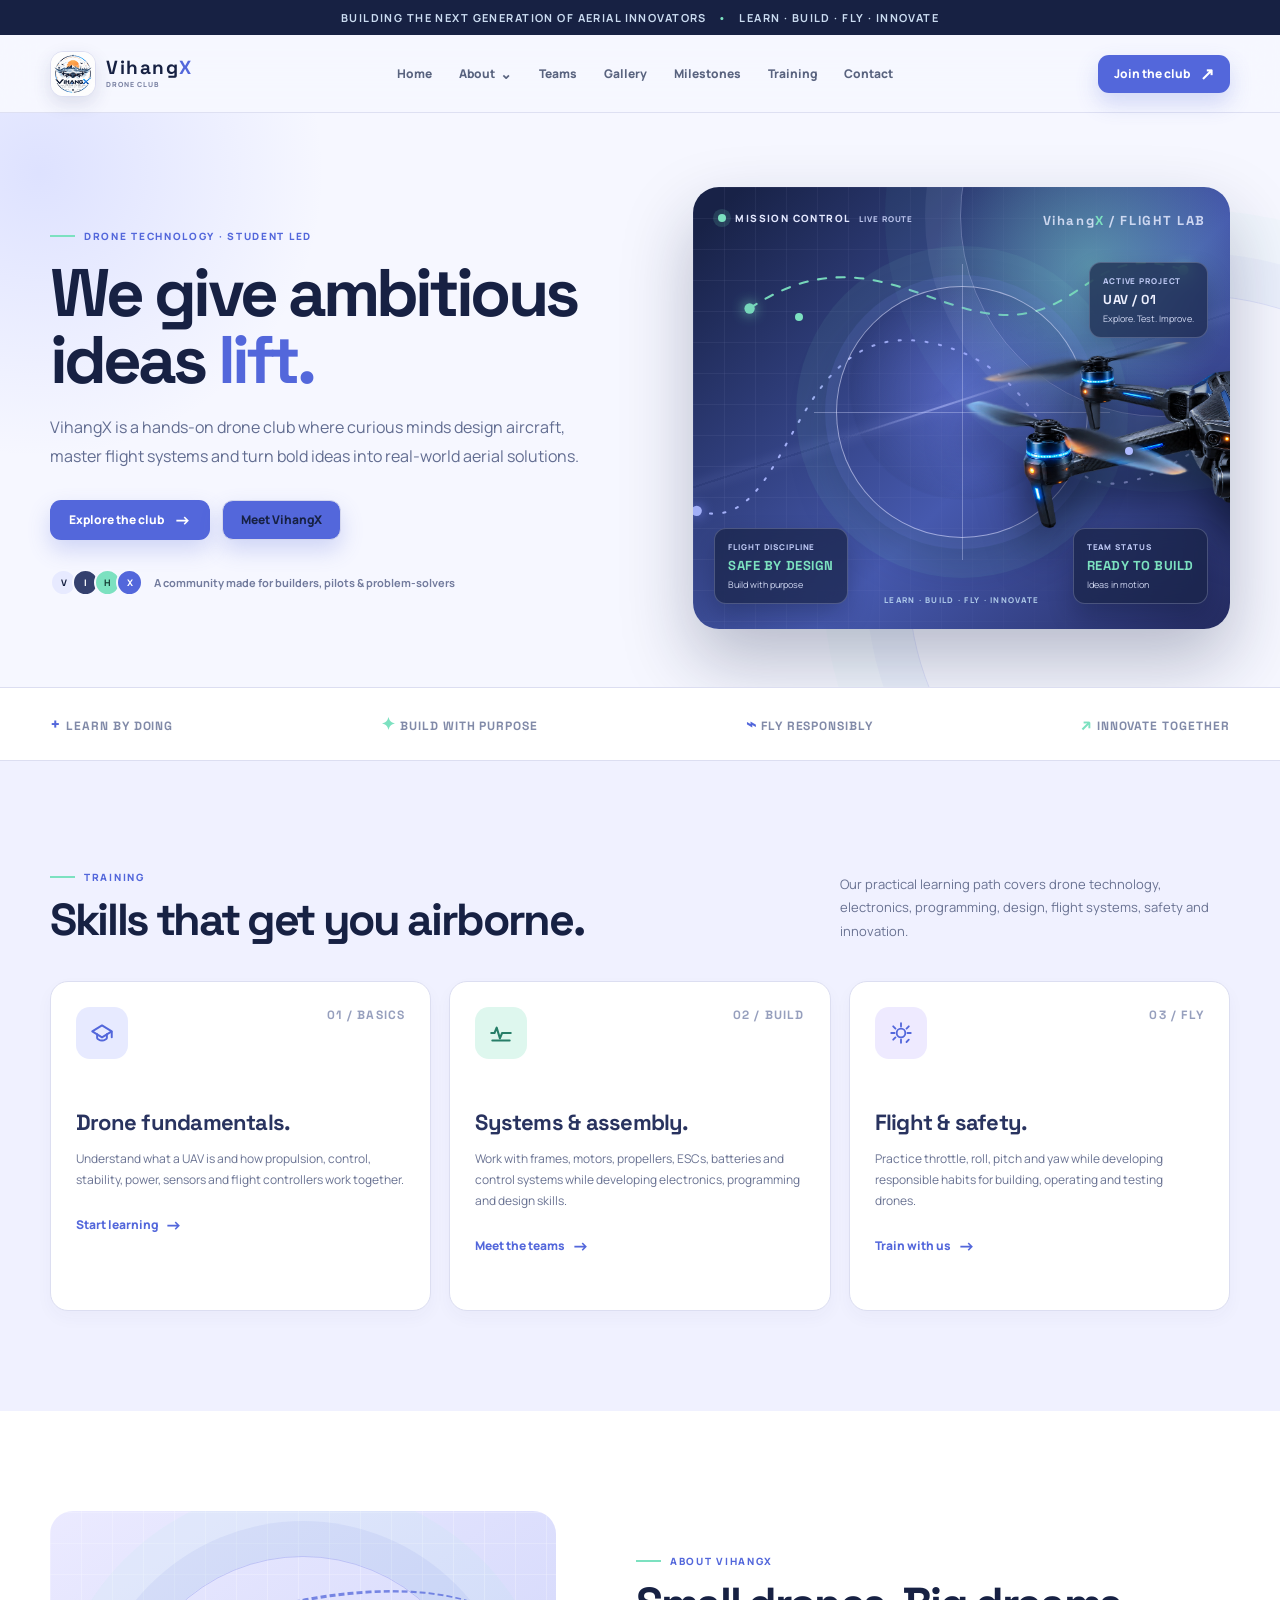
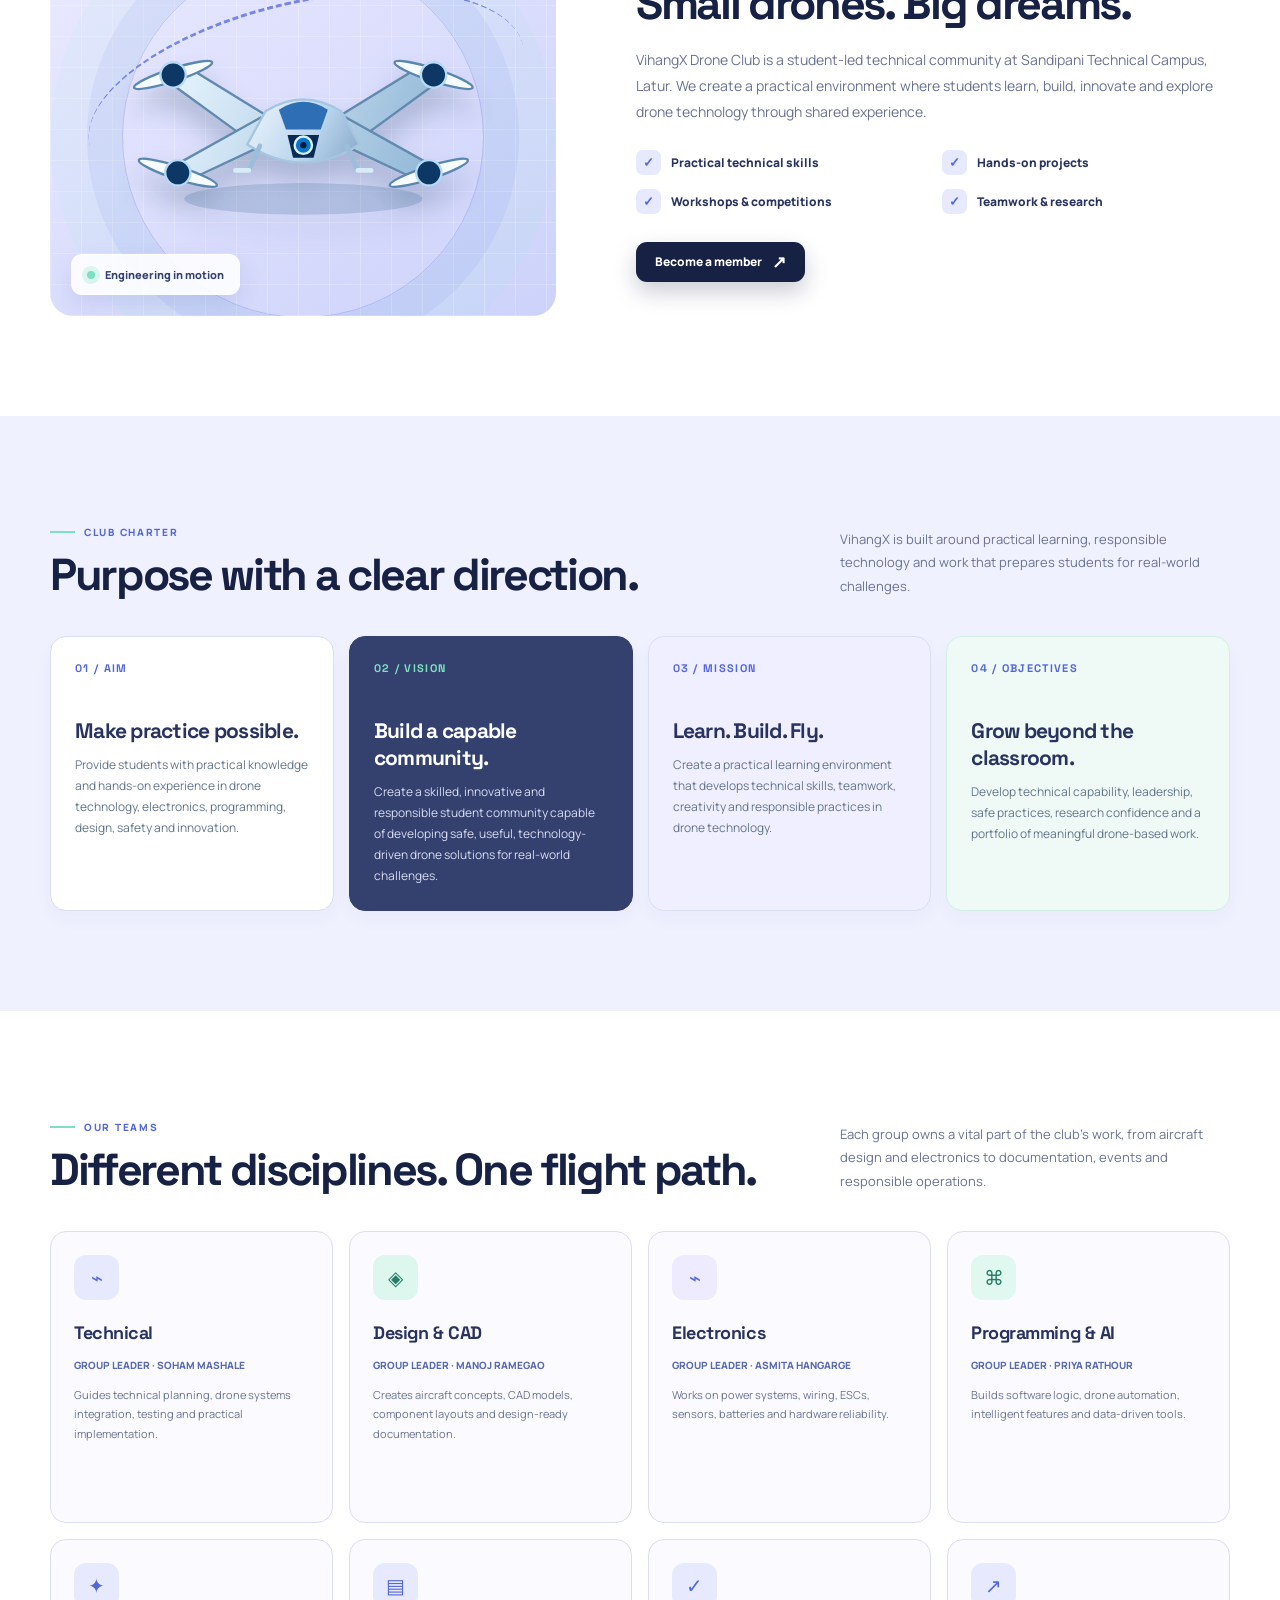
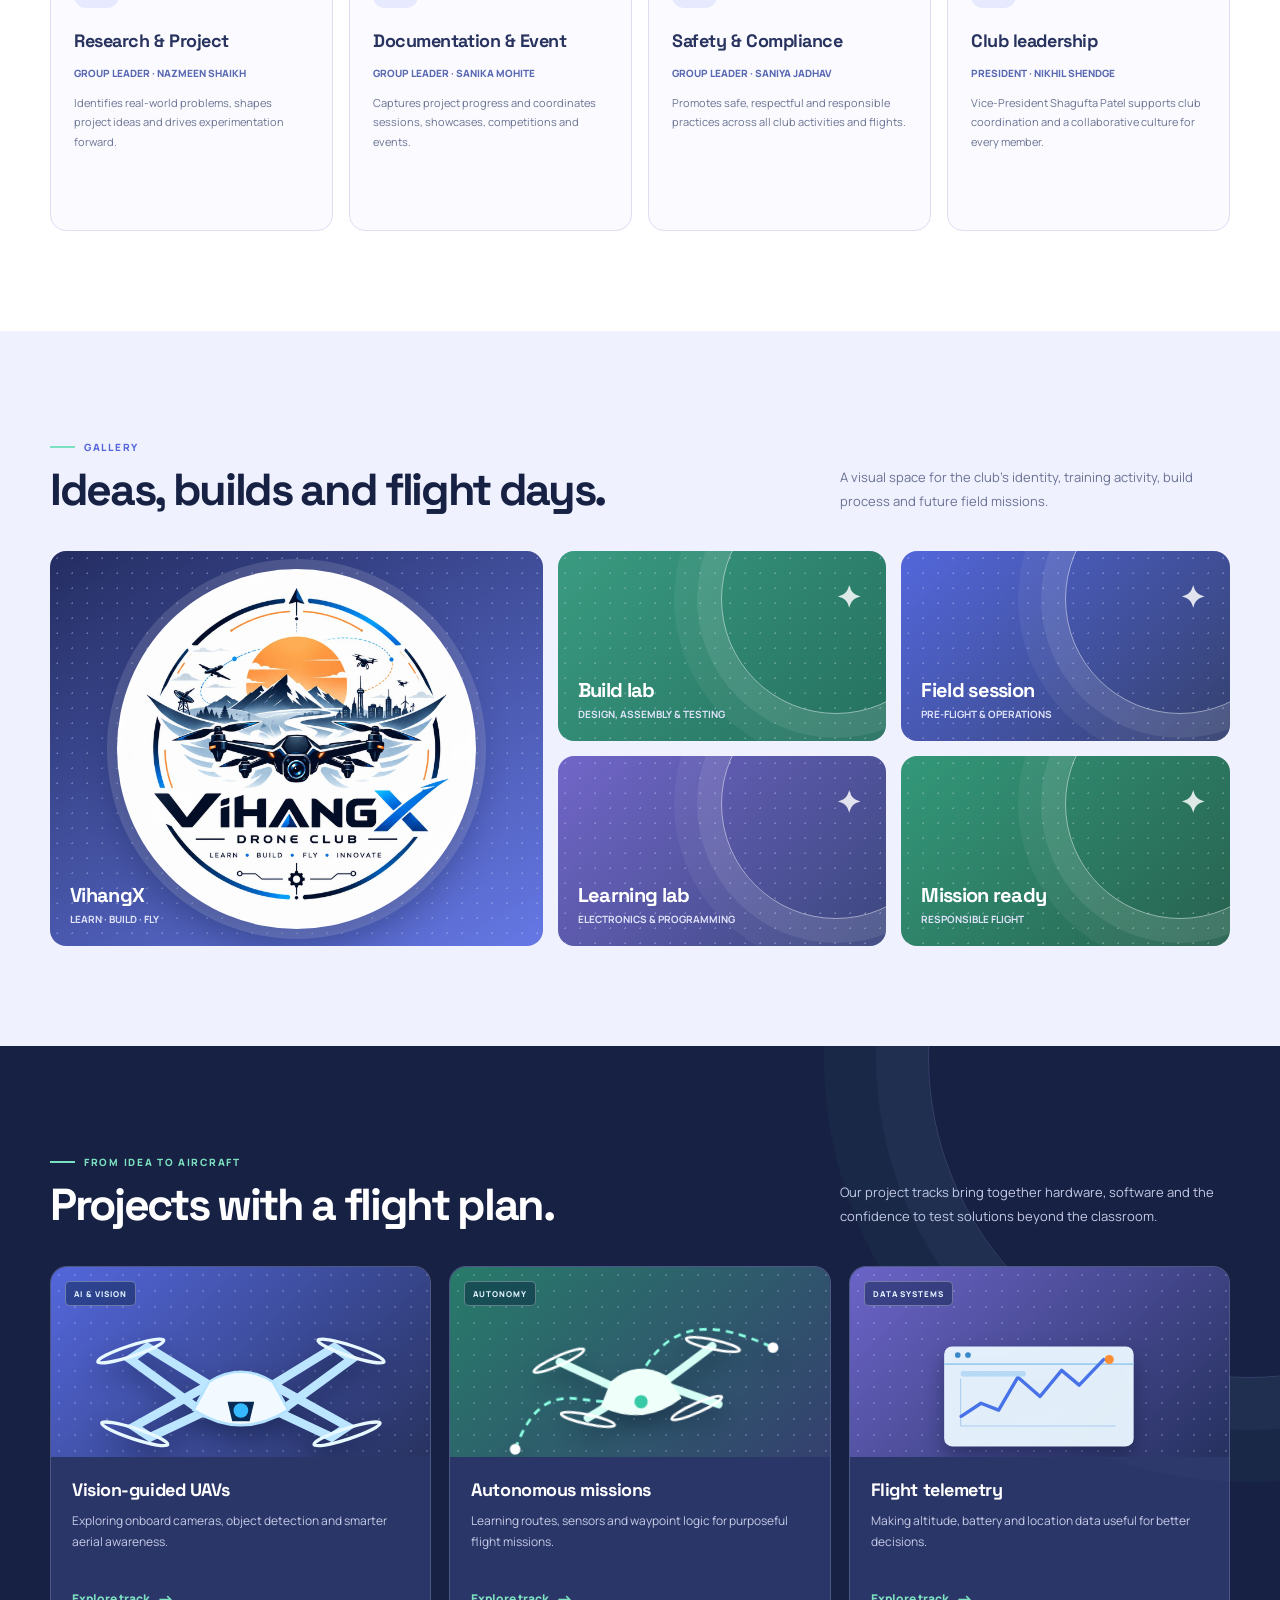
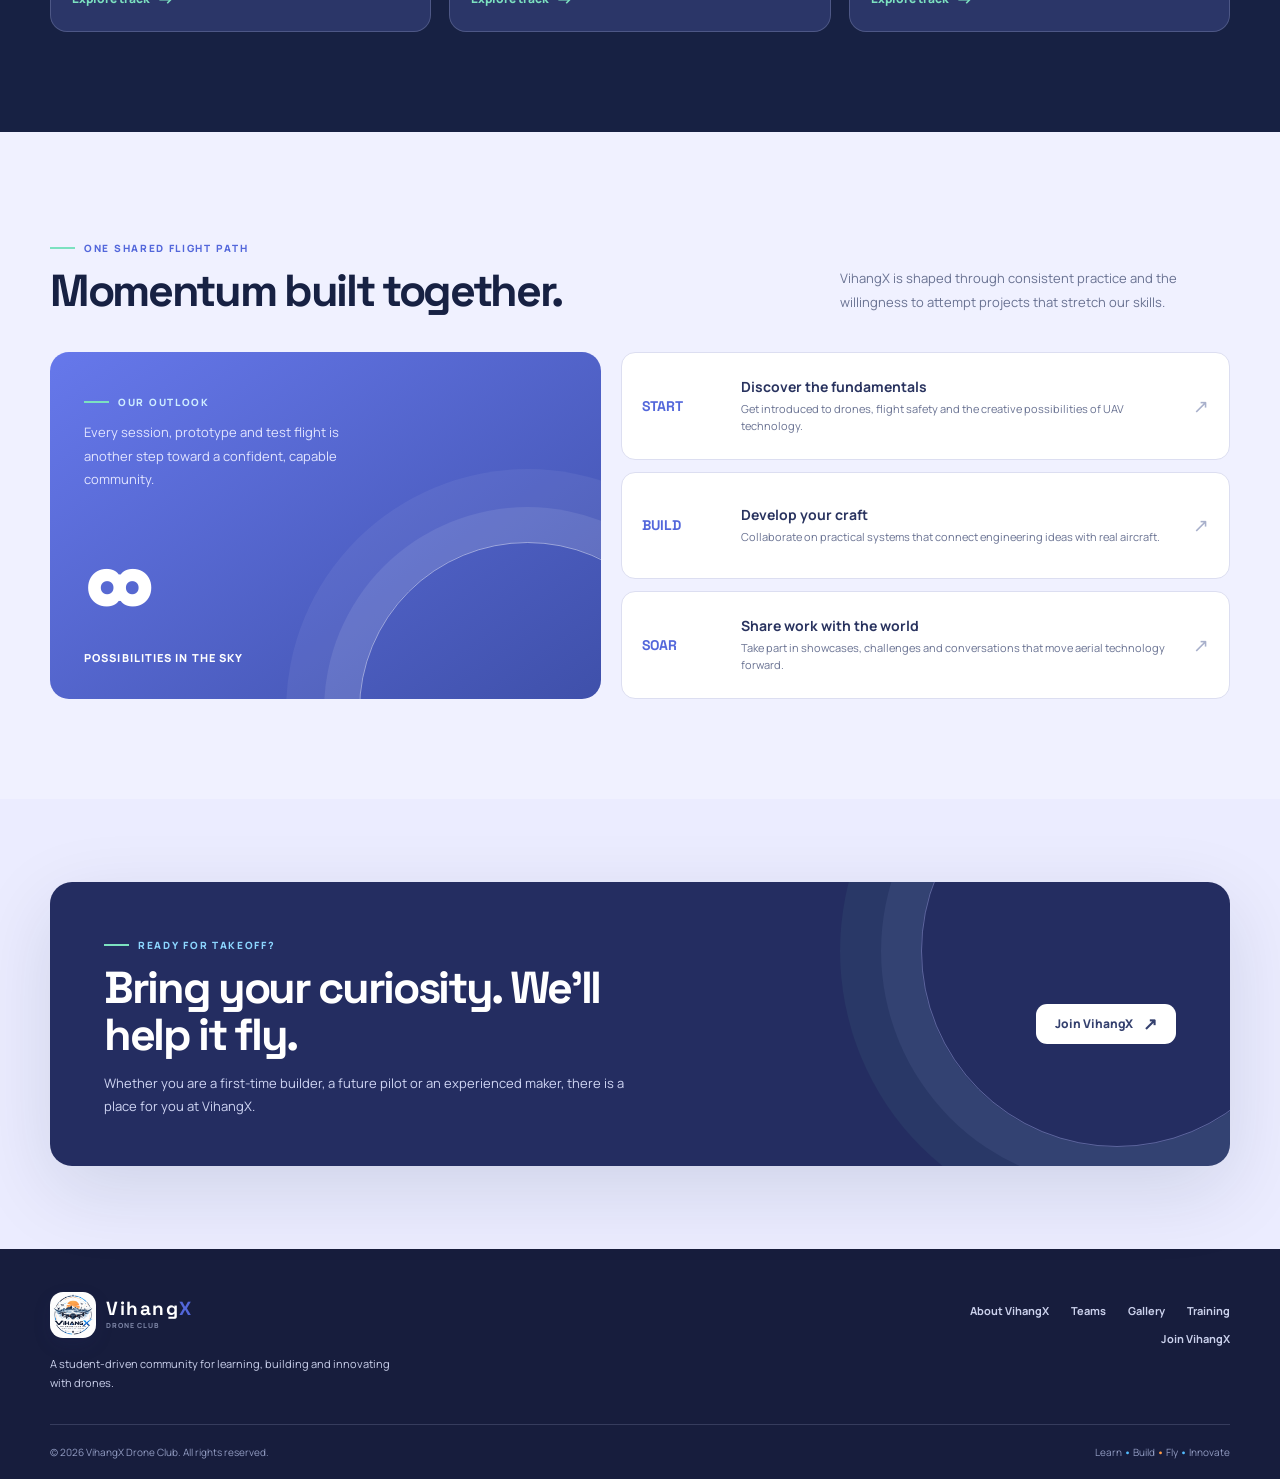
<file: index.html>
<!doctype html>
<html lang="en">
  <head>
    <meta charset="UTF-8" />
    <meta name="viewport" content="width=device-width, initial-scale=1.0" />
    <meta name="google-site-verification" content="e5MpC37d2uv61e0f96BQwXWlDjIh4Vh9hN7yfPna_c0" />
    <meta name="google-site-verification" content="06bKhhPWsnLbFrqgzeln_AV5xqYNhgOma2AlE2-gQBg" />
    <meta
      name="description"
      content="VihangX Drone Club — a student community for building, flying and innovating with unmanned aircraft systems."
    />
    <title>VihangX Drone Club | Learn. Build. Fly.</title>
    <link rel="preconnect" href="https://fonts.googleapis.com" />
    <link rel="preconnect" href="https://fonts.gstatic.com" crossorigin />
    <link href="https://fonts.googleapis.com/css2?family=Manrope:wght@400;500;600;700;800&family=Space+Grotesk:wght@400;500;600;700&display=swap" rel="stylesheet" />
    <style>
      :root {
        --ink: #172143;
        --ink-2: #34406e;
        --blue: #5367db;
        --blue-bright: #7c8dff;
        --sky: #e7eaff;
        --orange: #7ce1c0;
        --orange-soft: #def7ee;
        --paper: #f6f7ff;
        --white: #ffffff;
        --line: #dcdef1;
        --muted: #697292;
        --green: #7ce1c0;
        --radius: 18px;
        --shadow: 0 24px 80px rgba(5, 31, 68, 0.12);
      }

      * { box-sizing: border-box; }
      html { scroll-behavior: smooth; }
      body {
        margin: 0;
        color: var(--ink);
        background: var(--paper);
        font-family: "Manrope", Arial, sans-serif;
        overflow-x: hidden;
      }
      a { color: inherit; text-decoration: none; }
      button, input, textarea { font: inherit; }
      button { cursor: pointer; }
      .wrap { width: min(1180px, calc(100% - 48px)); margin: 0 auto; }
      .sr-only { position: absolute; width: 1px; height: 1px; overflow: hidden; clip: rect(0, 0, 0, 0); white-space: nowrap; }

      .announcement {
        background: var(--ink);
        color: #cbdcf1;
        font-size: 11px;
        font-weight: 700;
        letter-spacing: 0.13em;
        text-align: center;
        text-transform: uppercase;
        padding: 10px 16px;
      }
      .announcement span { color: var(--orange); margin: 0 8px; }

      header {
        height: 78px;
        display: flex;
        align-items: center;
        position: sticky;
        top: 0;
        z-index: 20;
        background: rgba(246, 249, 252, 0.86);
        backdrop-filter: blur(18px);
        border-bottom: 1px solid rgba(220, 230, 241, 0.8);
      }
      .nav { display: flex; align-items: center; justify-content: space-between; gap: 28px; }
      .brand { display: flex; align-items: center; min-width: max-content; gap: 10px; }
      .brand-logo {
        width: 46px;
        height: 46px;
        border-radius: 13px;
        background: white;
        object-fit: cover;
        box-shadow: 0 7px 18px rgba(12, 37, 74, 0.13);
        border: 1px solid #e2eaf4;
      }
      .brand-title {
        color: var(--ink);
        font-family: "Space Grotesk", sans-serif;
        font-size: 19px;
        font-weight: 700;
        letter-spacing: 0.08em;
        line-height: 0.9;
      }
      .brand-title b { color: var(--blue); }
      .brand-title small { display: block; margin-top: 6px; color: #789; font-family: "Manrope", sans-serif; font-size: 7px; font-weight: 800; letter-spacing: 0.15em; }
      .links { display: flex; align-items: center; gap: 27px; color: #466079; font-size: 12px; font-weight: 800; }
      .links a { transition: color .2s ease; }
      .links a:hover, .links a:focus { color: var(--blue); }
      .nav-dropdown { position: relative; }
      .nav-dropdown > button { display: inline-flex; align-items: center; gap: 5px; border: 0; padding: 0; color: #466079; background: transparent; font: inherit; font-size: 12px; font-weight: 800; }
      .nav-dropdown > button:hover, .nav-dropdown > button:focus { color: var(--blue); }
      .nav-dropdown > button span { font-size: 14px; transition: transform .2s ease; }
      .nav-dropdown.open > button span { transform: rotate(180deg); }
      .about-menu { position: absolute; top: calc(100% + 18px); left: -17px; display: grid; min-width: 202px; padding: 8px; border: 1px solid #dbe6f1; border-radius: 12px; background: rgba(255, 255, 255, .98); box-shadow: 0 17px 36px rgba(3, 27, 62, .15); opacity: 0; pointer-events: none; transform: translateY(-5px); transition: opacity .16s ease, transform .16s ease; }
      .nav-dropdown.open .about-menu { opacity: 1; pointer-events: auto; transform: translateY(0); }
      .about-menu a { padding: 9px 10px; border-radius: 7px; font-size: 11px; }
      .about-menu a:hover, .about-menu a:focus { color: var(--blue); background: #edf7ff; }
      .button {
        display: inline-flex;
        align-items: center;
        justify-content: center;
        gap: 10px;
        border: 1px solid transparent;
        border-radius: 11px;
        padding: 13px 18px;
        color: white;
        background: var(--blue);
        box-shadow: 0 10px 22px rgba(8, 126, 237, 0.23);
        font-size: 12px;
        font-weight: 800;
        line-height: 1;
        transition: transform .2s ease, background .2s ease, box-shadow .2s ease;
      }
      .button:hover { background: #006ed4; box-shadow: 0 13px 26px rgba(8, 126, 237, 0.28); transform: translateY(-2px); }
      .button--dark { background: var(--ink); box-shadow: 0 10px 22px rgba(3, 18, 40, 0.22); }
      .button--dark:hover { background: #102a4d; }
      .button--light { border-color: #c9d8e9; color: var(--ink); background: white; box-shadow: none; }
      .button--light:hover { background: #eaf5ff; color: var(--blue); box-shadow: none; }
      .button-arrow { font-size: 17px; line-height: 10px; }
      .nav-cta { padding: 12px 15px; }
      .menu { display: none; padding: 9px; border: 0; color: var(--ink); background: transparent; }
      .menu svg { width: 24px; height: 24px; }

      .hero { position: relative; isolation: isolate; padding: 74px 0 58px; background: var(--paper); overflow: hidden; }
      .hero::before { content: ""; position: absolute; z-index: -1; width: 600px; height: 600px; top: -240px; left: -260px; border-radius: 50%; background: radial-gradient(circle, rgba(20, 166, 255, .18), transparent 67%); }
      .hero::after { content: ""; position: absolute; z-index: -1; width: 570px; height: 570px; right: -200px; bottom: -180px; border: 1px solid rgba(8, 126, 237, .11); border-radius: 50%; box-shadow: 0 0 0 42px rgba(8, 126, 237, .035), 0 0 0 85px rgba(8, 126, 237, .025); }
      .hero-grid { display: grid; grid-template-columns: 1.04fr .96fr; align-items: center; gap: 62px; }
      .kicker { display: inline-flex; align-items: center; gap: 9px; color: var(--blue); font-size: 10px; font-weight: 800; letter-spacing: .17em; text-transform: uppercase; }
      .kicker::before { width: 25px; height: 2px; background: var(--orange); content: ""; }
      h1, h2, h3, p { margin-top: 0; }
      h1 { max-width: 600px; margin: 17px 0 20px; color: var(--ink); font-family: "Space Grotesk", sans-serif; font-size: clamp(43px, 5.25vw, 70px); font-weight: 700; letter-spacing: -.058em; line-height: .99; }
      h1 em { color: var(--blue); font-style: normal; }
      .hero-copy { max-width: 535px; margin-bottom: 29px; color: #587087; font-size: 16px; line-height: 1.8; }
      .hero-actions { display: flex; flex-wrap: wrap; gap: 12px; }
      .hero-note { display: flex; align-items: center; gap: 11px; margin-top: 29px; color: #668097; font-size: 11px; font-weight: 700; }
      .people { display: flex; padding-left: 5px; }
      .people i { display: grid; width: 27px; height: 27px; margin-left: -5px; place-items: center; border: 2px solid var(--paper); border-radius: 50%; color: var(--ink); background: #d7efff; font-size: 9px; font-style: normal; font-weight: 800; }
      .people i:nth-child(2) { color: white; background: #102f5c; }.people i:nth-child(3) { color: white; background: #ff9136; }.people i:nth-child(4) { color: white; background: #0d9ddf; }

      .mission-canvas { --glow-x: 74%; --glow-y: 18%; position: relative; min-height: 442px; overflow: hidden; border-radius: 26px; background: radial-gradient(circle at var(--glow-x) var(--glow-y), rgba(24, 168, 255, .52), transparent 29%), linear-gradient(135deg, #071a34 5%, #0d3263 58%, #071c3a 100%); box-shadow: 0 32px 70px rgba(3, 29, 66, .24); transition: box-shadow .35s ease; }
      .mission-canvas:hover { box-shadow: 0 36px 83px rgba(3, 29, 66, .32), 0 0 0 1px rgba(143, 219, 255, .12); }
      .mission-canvas::before { position: absolute; inset: 0; opacity: .42; background-image: linear-gradient(rgba(136, 207, 255, .12) 1px, transparent 1px), linear-gradient(90deg, rgba(136, 207, 255, .12) 1px, transparent 1px); background-size: 31px 31px; mask-image: linear-gradient(105deg, black, transparent 91%); content: ""; }
      .mission-canvas::after { position: absolute; width: 400px; height: 400px; top: -172px; right: -132px; border: 1px solid rgba(160, 220, 255, .27); border-radius: 50%; box-shadow: 0 0 0 35px rgba(160, 220, 255, .06), 0 0 0 75px rgba(160, 220, 255, .035); content: ""; }
      .mission-kicker { position: absolute; z-index: 4; top: 24px; left: 25px; display: flex; align-items: center; gap: 9px; color: #d3ecff; font-size: 10px; font-weight: 800; letter-spacing: .14em; }.mission-kicker::before { width: 8px; height: 8px; border-radius: 50%; background: #49dfa9; box-shadow: 0 0 0 5px rgba(73, 223, 169, .14); content: ""; }
      .mission-kicker span { color: #8eb9dc; font-size: 8px; letter-spacing: .11em; }
      .mission-route { position: absolute; z-index: 1; width: 116%; height: 106%; top: -2%; left: -8%; opacity: .94; }
      .route-path { fill: none; stroke: #7ad9ff; stroke-width: 2; stroke-linecap: round; stroke-dasharray: 2 11; animation: routeFlow 8s linear infinite; }.route-path--warm { stroke: #ffad55; stroke-dasharray: 8 10; }.route-dot { fill: #74d9ff; filter: drop-shadow(0 0 6px #3bc8ff); }.route-dot--warm { fill: #ffae5a; filter: drop-shadow(0 0 6px #ff9e37); } @keyframes routeFlow { to { stroke-dashoffset: -120; } }
      .mission-core { position: absolute; z-index: 2; width: 252px; height: 252px; top: 99px; left: 50%; border: 1px solid rgba(170, 226, 255, .55); border-radius: 50%; background: radial-gradient(circle at 50% 40%, rgba(67, 177, 255, .34), rgba(7, 30, 63, .06) 57%, transparent 58%); box-shadow: 0 0 0 11px rgba(66, 188, 255, .1), 0 0 0 40px rgba(66, 188, 255, .055), 0 20px 48px rgba(0, 13, 41, .26); transform: translateX(-50%); }
      .mission-core::before, .mission-core::after { position: absolute; background: rgba(166, 224, 255, .32); content: ""; }.mission-core::before { width: 1px; height: calc(100% + 46px); top: -23px; left: 50%; }.mission-core::after { width: calc(100% + 46px); height: 1px; top: 50%; left: -23px; }
      .hero-drone-flight { --pointer-x: 0px; --pointer-y: 0px; position: absolute; z-index: 3; width: 108%; max-width: 560px; top: 111px; left: 50%; animation: heroDroneFlight 7.6s cubic-bezier(.45, .05, .25, 1) infinite; pointer-events: none; }
      .hero-drone-flight::before { position: absolute; width: 48%; height: 22%; top: 44%; left: 26%; border-radius: 50%; opacity: .5; background: radial-gradient(ellipse, rgba(89, 210, 255, .65), rgba(89, 210, 255, 0) 67%); filter: blur(13px); animation: droneGlow 2.8s ease-in-out infinite; content: ""; }
      .hero-drone { position: relative; display: block; width: 100%; filter: drop-shadow(0 28px 22px rgba(0, 7, 23, .6)); transform-origin: 50% 53%; transition: filter .3s ease, scale .35s ease; animation: droneBank 7.6s ease-in-out infinite; }
      .mission-canvas:hover .hero-drone { filter: drop-shadow(0 33px 25px rgba(0, 7, 23, .7)); scale: 1.018; }
      @keyframes heroDroneFlight { 0%, 100% { transform: translate(calc(-50% + var(--pointer-x)), calc(5px + var(--pointer-y))) rotate(-1.3deg); } 23% { transform: translate(calc(-47% + var(--pointer-x)), calc(-10px + var(--pointer-y))) rotate(1deg); } 52% { transform: translate(calc(-53% + var(--pointer-x)), calc(-19px + var(--pointer-y))) rotate(-.8deg); } 76% { transform: translate(calc(-48% + var(--pointer-x)), calc(-5px + var(--pointer-y))) rotate(1.1deg); } }
      @keyframes droneBank { 0%, 100% { transform: rotate(0deg) scale(1); } 23% { transform: rotate(1.2deg) scale(1.015); } 52% { transform: rotate(-1.6deg) scale(1.025); } 76% { transform: rotate(.8deg) scale(1.012); } }
      @keyframes droneGlow { 0%, 100% { opacity: .28; scale: .87; } 50% { opacity: .72; scale: 1.1; } }
      .hero-drone .drone-prop { transform-origin: center; animation: propSpin 1.1s linear infinite; }.hero-drone .drone-prop:nth-of-type(2) { animation-direction: reverse; } @keyframes propSpin { to { transform: rotate(360deg); } }
      .mission-tile { position: absolute; z-index: 5; padding: 12px 13px; border: 1px solid rgba(177, 224, 255, .2); border-radius: 12px; color: #e3f4ff; background: rgba(4, 23, 52, .7); box-shadow: 0 13px 26px rgba(0, 10, 30, .23); backdrop-filter: blur(10px); }.mission-tile small { display: block; margin-bottom: 5px; color: #8bb8df; font-size: 8px; font-weight: 800; letter-spacing: .11em; }.mission-tile b { display: block; font-family: "Space Grotesk"; font-size: 13px; letter-spacing: .04em; }.mission-tile span { display: block; margin-top: 4px; color: #b5d4eb; font-size: 9px; }.mission-tile--one { top: 75px; right: 22px; }.mission-tile--two { bottom: 25px; left: 21px; }.mission-tile--two b { color: #ffb76c; }.mission-tile--three { right: 22px; bottom: 25px; }.mission-tile--three b { color: #55e1ab; }
      .vx-mark { position: absolute; z-index: 4; right: 24px; top: 25px; color: rgba(208, 238, 255, .8); font-family: "Space Grotesk"; font-size: 13px; font-weight: 700; letter-spacing: .12em; }.vx-mark em { color: #3fb8ff; font-style: normal; }.canvas-label { position: absolute; z-index: 4; bottom: 24px; left: 50%; color: rgba(205, 235, 255, .76); font-size: 8px; font-weight: 800; letter-spacing: .16em; transform: translateX(-50%); white-space: nowrap; }
      .mission-sweep { position: absolute; z-index: 2; width: 170%; height: 2px; top: 48%; left: -35%; opacity: .58; background: linear-gradient(90deg, transparent 0%, transparent 35%, #8be0ff 48%, rgba(139, 224, 255, .1) 57%, transparent 68%); box-shadow: 0 0 12px rgba(77, 208, 255, .9); transform: rotate(-18deg); animation: aerialScan 5.8s ease-in-out infinite; }.mission-beacon { position: absolute; z-index: 4; width: 8px; height: 8px; border-radius: 50%; background: #ffac58; box-shadow: 0 0 0 0 rgba(255, 172, 88, .55); animation: beacon 2.2s ease-out infinite; }.mission-beacon--one { top: 126px; left: 19%; }.mission-beacon--two { top: 260px; right: 18%; background: #6bdaff; box-shadow: 0 0 0 0 rgba(107, 218, 255, .5); animation-delay: 1.1s; } @keyframes aerialScan { 0%,100% { opacity: .08; transform: translateY(-94px) rotate(-18deg); } 48%,55% { opacity: .68; } 50% { transform: translateY(104px) rotate(-18deg); } } @keyframes beacon { 0% { box-shadow: 0 0 0 0 currentColor; transform: scale(.86); } 65% { box-shadow: 0 0 0 14px transparent; transform: scale(1); } 100% { box-shadow: 0 0 0 0 transparent; transform: scale(.86); } }

      .ticker { color: #91a6bb; background: white; border-block: 1px solid var(--line); overflow: hidden; }
      .ticker-track { display: flex; align-items: center; justify-content: space-between; gap: 20px; min-height: 72px; font-family: "Space Grotesk", sans-serif; font-size: 12px; font-weight: 700; letter-spacing: .08em; text-transform: uppercase; }
      .ticker b { color: var(--blue); font-size: 17px; }.ticker .orange { color: var(--orange); }

      section { scroll-margin-top: 78px; }
      .section { padding: 100px 0; }
      .section-head { display: grid; grid-template-columns: 1fr 390px; align-items: end; gap: 38px; margin-bottom: 38px; }
      .section-head h2, .about-copy h2, .cta-copy h2 { margin: 12px 0 0; color: var(--ink); font-family: "Space Grotesk", sans-serif; font-size: clamp(30px, 3.5vw, 45px); letter-spacing: -.052em; line-height: 1.05; }
      .section-head p { margin: 0; color: var(--muted); font-size: 13px; line-height: 1.8; }
      .section-head--light h2 { color: white; }.section-head--light .kicker { color: #8fd9ff; }.section-head--light p { color: #b7cce5; }

      .pale { background: #edf5fb; }
      .program-grid { display: grid; grid-template-columns: repeat(3, 1fr); gap: 18px; }
      .program { min-height: 330px; padding: 25px; border: 1px solid #dce9f3; border-radius: var(--radius); background: white; box-shadow: 0 7px 17px rgba(16, 62, 106, .025); transition: transform .24s ease, box-shadow .24s ease; }
      .program:hover { box-shadow: 0 24px 45px rgba(11, 58, 104, .12); transform: translateY(-7px); }
      .program-top { display: flex; align-items: start; justify-content: space-between; }
      .icon-box { display: grid; width: 52px; height: 52px; place-items: center; border-radius: 14px; color: var(--blue); background: #e2f3ff; }.program:nth-child(2) .icon-box { color: #ea771a; background: var(--orange-soft); }.program:nth-child(3) .icon-box { color: #604acb; background: #eeeaff; }
      .icon-box svg { width: 26px; height: 26px; }
      .number { color: #a0b3c5; font-family: "Space Grotesk"; font-size: 12px; font-weight: 700; letter-spacing: .1em; }
      .program h3 { margin: 49px 0 12px; color: #0d2a4e; font-family: "Space Grotesk"; font-size: 22px; letter-spacing: -.035em; }.program p { margin-bottom: 22px; color: var(--muted); font-size: 12px; line-height: 1.75; }
      .text-link { display: inline-flex; align-items: center; gap: 7px; color: var(--blue); font-size: 12px; font-weight: 800; }.text-link:hover { color: #005fae; }.text-link span { font-size: 17px; }

      .about { background: white; }
      .about-grid { display: grid; grid-template-columns: .92fr 1.08fr; align-items: center; gap: 80px; }
      .about-display { position: relative; min-height: 405px; overflow: hidden; border-radius: 23px; background: linear-gradient(145deg, #e1f2ff, #c0ddfb); }
      .about-display::before { position: absolute; inset: 0; opacity: .45; background: repeating-linear-gradient(90deg, rgba(255,255,255,.55) 0 1px, transparent 1px 31px), repeating-linear-gradient(0deg, rgba(255,255,255,.48) 0 1px, transparent 1px 31px); content: ""; }
      .about-display::after { position: absolute; width: 360px; height: 360px; top: 45px; left: 50%; border: 1px solid rgba(19, 111, 195, .22); border-radius: 50%; box-shadow: 0 0 0 35px rgba(19, 111, 195, .07), 0 0 0 71px rgba(19, 111, 195, .045); content: ""; transform: translateX(-50%); }
      .flight-path { position: absolute; z-index: 1; top: 89px; left: 34px; width: 88%; height: 192px; border-top: 3px dashed rgba(5, 126, 237, .7); border-radius: 50%; transform: rotate(-13deg); }
      .about-drone { position: absolute; z-index: 2; width: 78%; top: 100px; left: 11%; filter: drop-shadow(0 19px 13px rgba(4,39,79,.22)); }
      .about-badge { position: absolute; z-index: 3; bottom: 21px; left: 21px; display: flex; align-items: center; gap: 10px; padding: 12px 15px; border: 1px solid rgba(255,255,255,.75); border-radius: 11px; color: #0b3465; background: rgba(255,255,255,.88); box-shadow: 0 9px 22px rgba(18, 77, 133, .1); font-size: 11px; font-weight: 800; }.pulse { display: inline-block; width: 8px; height: 8px; border-radius: 50%; background: var(--green); box-shadow: 0 0 0 5px rgba(62,213,152,.17); }
      .about-copy > p { margin: 20px 0 25px; color: var(--muted); font-size: 14px; line-height: 1.85; }
      .features { display: grid; grid-template-columns: 1fr 1fr; gap: 14px 17px; margin-bottom: 28px; }.feature { display: flex; align-items: center; gap: 10px; color: #274462; font-size: 12px; font-weight: 800; }.feature i { display: grid; width: 25px; height: 25px; place-items: center; border-radius: 7px; color: var(--blue); background: #e3f2ff; font-size: 13px; font-style: normal; }

      .projects { position: relative; overflow: hidden; background: var(--ink); }.projects::after { position: absolute; width: 640px; height: 640px; right: -290px; top: -310px; border: 1px solid rgba(99, 190, 255, .17); border-radius: 50%; box-shadow: 0 0 0 52px rgba(99, 190, 255, .035), 0 0 0 104px rgba(99, 190, 255, .025); content: ""; }
      .project-grid { position: relative; z-index: 1; display: grid; grid-template-columns: repeat(3, 1fr); gap: 18px; }
      .project-card { overflow: hidden; border: 1px solid rgba(167, 215, 255, .18); border-radius: 17px; background: rgba(21, 56, 97, .48); transition: background .2s ease, transform .2s ease; }.project-card:hover { background: rgba(31, 78, 133, .72); transform: translateY(-5px); }
      .project-view { position: relative; height: 190px; overflow: hidden; background: linear-gradient(135deg, #195eae, #0a2c5e); }.project-card:nth-child(2) .project-view { background: linear-gradient(135deg, #0c756d, #123b68); }.project-card:nth-child(3) .project-view { background: linear-gradient(135deg, #314f9c, #0a2d66); }
      .project-view::before { position: absolute; inset: 0; opacity: .22; background-image: radial-gradient(#c7ecff 1px, transparent 1px); background-size: 16px 16px; content: ""; }
      .project-view .tag { position: absolute; z-index: 2; top: 14px; left: 14px; padding: 6px 8px; border: 1px solid rgba(255,255,255,.3); border-radius: 5px; color: #e1f3ff; background: rgba(2, 24, 56, .42); font-size: 8px; font-weight: 800; letter-spacing: .12em; }
      .mini-drone { position: absolute; z-index: 1; width: 88%; top: 30px; left: 6%; filter: drop-shadow(0 12px 11px rgba(0, 11, 33, .38)); }.project-card:nth-child(2) .mini-drone { transform: rotate(-6deg); }.project-card:nth-child(3) .mini-drone { top: 36px; transform: scale(.85); }
      .project-content { padding: 21px; }.project-content h3 { margin-bottom: 10px; color: white; font-family: "Space Grotesk"; font-size: 18px; letter-spacing: -.025em; }.project-content p { min-height: 58px; margin-bottom: 17px; color: #adc5de; font-size: 12px; line-height: 1.7; }.project-content .text-link { color: #8bdbff; }

      .achievement-grid { display: grid; grid-template-columns: .95fr 1.05fr; align-items: stretch; gap: 20px; }
      .big-number { position: relative; overflow: hidden; min-height: 331px; padding: 34px; border-radius: 19px; color: white; background: linear-gradient(145deg, #0a85ed, #075cae); }.big-number::after { position: absolute; width: 335px; height: 335px; right: -95px; bottom: -180px; border: 1px solid rgba(255,255,255,.45); border-radius: 50%; box-shadow: 0 0 0 35px rgba(255,255,255,.09), 0 0 0 73px rgba(255,255,255,.06); content: ""; }.big-number p { position: relative; z-index: 1; max-width: 305px; margin: 12px 0 0; color: #d9efff; font-size: 13px; line-height: 1.8; }.big-number strong { position: relative; z-index: 1; display: block; margin-top: 55px; font-family: "Space Grotesk"; font-size: clamp(77px, 9vw, 125px); letter-spacing: -.09em; line-height: .75; }.big-number small { position: relative; z-index: 1; display: block; margin-top: 17px; font-size: 11px; font-weight: 800; letter-spacing: .1em; text-transform: uppercase; }
      .milestones { display: grid; gap: 12px; }.milestone { display: grid; grid-template-columns: 84px 1fr auto; align-items: center; gap: 15px; min-height: 102px; padding: 18px 20px; border: 1px solid #dbe7f1; border-radius: 14px; background: white; }.milestone time { color: var(--blue); font-family: "Space Grotesk"; font-size: 14px; font-weight: 700; }.milestone h3 { margin: 0 0 5px; color: #0b2c52; font-size: 14px; }.milestone p { margin: 0; color: var(--muted); font-size: 11px; line-height: 1.5; }.milestone > span { color: #b2c3d3; font-size: 19px; }

      .join { padding: 83px 0; background: #eaf4fc; }.join-panel { position: relative; display: flex; align-items: center; justify-content: space-between; gap: 45px; overflow: hidden; padding: 47px 54px; border-radius: 22px; color: white; background: #08264c; box-shadow: var(--shadow); }.join-panel::after { position: absolute; width: 390px; height: 390px; right: -83px; top: -127px; border: 1px solid rgba(120, 204, 255, .36); border-radius: 50%; box-shadow: 0 0 0 40px rgba(120,204,255,.06), 0 0 0 81px rgba(120,204,255,.045); content: ""; }.cta-copy { position: relative; z-index: 1; }.cta-copy h2 { max-width: 570px; color: white; }.cta-copy p { max-width: 530px; margin: 14px 0 0; color: #b7cde6; font-size: 13px; line-height: 1.8; }.join-panel .button { position: relative; z-index: 1; flex: none; color: #06305d; background: white; box-shadow: none; }.join-panel .button:hover { color: white; background: var(--orange); }

      .club-charter { background: #f4f8fc; }
      .charter-grid { display: grid; grid-template-columns: repeat(4, 1fr); gap: 15px; }
      .charter-card { min-height: 253px; padding: 24px; border: 1px solid #d9e7f1; border-radius: 16px; background: white; box-shadow: 0 8px 18px rgba(16, 62, 106, .025); scroll-margin-top: 100px; }
      .charter-card:nth-child(2) { background: #0b3a70; border-color: #0b3a70; }.charter-card:nth-child(3) { background: #e9f7ff; border-color: #d5edfb; }.charter-card:nth-child(4) { background: #fff6eb; border-color: #ffe4c3; }
      .charter-index { display: block; margin-bottom: 42px; color: var(--blue); font-family: "Space Grotesk"; font-size: 11px; font-weight: 700; letter-spacing: .12em; }.charter-card h3 { margin-bottom: 10px; color: #0c2d52; font-family: "Space Grotesk"; font-size: 21px; letter-spacing: -.035em; }.charter-card p { margin: 0; color: #63758a; font-size: 12px; line-height: 1.75; }.charter-card:nth-child(2) .charter-index { color: #8ed6ff; }.charter-card:nth-child(2) h3 { color: white; }.charter-card:nth-child(2) p { color: #c5dcf1; }

      .teams { background: white; }.team-grid { display: grid; grid-template-columns: repeat(4, 1fr); gap: 16px; }.team-card { min-height: 292px; padding: 23px; border: 1px solid #dce7f0; border-radius: 16px; background: #fbfdff; transition: transform .2s ease, box-shadow .2s ease; }.team-card:hover { box-shadow: 0 19px 36px rgba(16, 62, 106, .11); transform: translateY(-5px); }.team-mark { display: grid; width: 45px; height: 45px; place-items: center; border-radius: 12px; color: var(--blue); background: #e2f3ff; font-size: 20px; }.team-card:nth-child(2) .team-mark { color: #df711e; background: #fff0df; }.team-card:nth-child(3) .team-mark { color: #5c50c5; background: #eeebff; }.team-card:nth-child(4) .team-mark { color: #09846d; background: #e1f8f0; }.team-card h3 { margin: 21px 0 8px; color: #0b2c52; font-family: "Space Grotesk"; font-size: 18px; letter-spacing: -.025em; }.team-lead { display: inline-block; margin-bottom: 13px; color: #47708f; font-size: 10px; font-weight: 800; }.team-card p { margin: 0; color: #62748a; font-size: 11px; line-height: 1.75; }

      .gallery { background: #edf5fb; }.gallery-grid { display: grid; grid-template-columns: 1.2fr .8fr .8fr; grid-template-rows: 190px 190px; gap: 15px; }.gallery-tile { position: relative; overflow: hidden; display: flex; align-items: end; padding: 20px; border-radius: 16px; color: white; background: #0c396c; }.gallery-tile::before { position: absolute; inset: 0; opacity: .3; background-image: radial-gradient(#bde7ff 1px, transparent 1px); background-size: 15px 15px; content: ""; }.gallery-tile > * { position: relative; z-index: 1; }.gallery-tile h3 { margin: 0 0 4px; font-family: "Space Grotesk"; font-size: 20px; letter-spacing: -.035em; }.gallery-tile p { margin: 0; color: #c5e0f5; font-size: 10px; font-weight: 700; }.gallery-tile--featured { grid-row: span 2; align-items: center; justify-content: center; padding: 0; background: linear-gradient(150deg, #0b2b55, #0d76c8); }.gallery-tile--featured img { width: 73%; border-radius: 50%; box-shadow: 0 0 0 10px rgba(255,255,255,.13), 0 20px 34px rgba(0, 16, 51, .3); }.gallery-tile--featured .gallery-label { position: absolute; bottom: 20px; left: 20px; }.gallery-tile--build { background: linear-gradient(135deg, #ed7c25, #ba3e11); }.gallery-tile--field { background: linear-gradient(135deg, #196c85, #123654); }.gallery-tile--lab { background: linear-gradient(135deg, #6250b5, #293d7e); }.gallery-tile--flight { background: linear-gradient(135deg, #0b875e, #115250); }.gallery-orbit { position: absolute; width: 230px; height: 230px; right: -65px; top: -67px; border: 1px solid rgba(255,255,255,.5); border-radius: 50%; box-shadow: 0 0 0 24px rgba(255,255,255,.08), 0 0 0 47px rgba(255,255,255,.05); }.gallery-tile--build::after, .gallery-tile--field::after, .gallery-tile--lab::after, .gallery-tile--flight::after { position: absolute; top: 27px; right: 25px; color: rgba(255,255,255,.84); font-family: "Space Grotesk"; font-size: 30px; font-weight: 700; content: "✦"; }

      footer { color: #b6c9df; background: #04162d; }.footer-top { display: flex; align-items: start; justify-content: space-between; gap: 30px; padding: 43px 0 31px; border-bottom: 1px solid rgba(181, 213, 245, .17); }.footer-brand { color: white; }.footer-brand .brand-title { color: white; }.footer-brand .brand-logo { border: 0; }.footer-copy { max-width: 350px; margin: 16px 0 0; font-size: 11px; line-height: 1.8; }.footer-nav { display: flex; flex-wrap: wrap; justify-content: end; gap: 13px 22px; max-width: 350px; padding-top: 11px; font-size: 11px; font-weight: 700; }.footer-nav a:hover { color: #7ed3ff; }.footer-bottom { display: flex; justify-content: space-between; gap: 18px; padding: 20px 0; color: #7591b1; font-size: 10px; }

      .reveal { opacity: 0; transform: translateY(19px); transition: opacity .65s ease, transform .65s ease; }.reveal.visible { opacity: 1; transform: translateY(0); }
      .modal { position: fixed; z-index: 50; inset: 0; display: grid; visibility: hidden; place-items: center; padding: 20px; opacity: 0; background: rgba(3, 16, 36, .64); transition: opacity .22s ease, visibility .22s ease; }.modal.open { visibility: visible; opacity: 1; }.modal-card { position: relative; width: min(500px, 100%); padding: 34px; border-radius: 20px; background: white; box-shadow: 0 28px 75px rgba(0, 13, 34, .34); transform: translateY(12px); transition: transform .22s ease; }.modal.open .modal-card { transform: translateY(0); }.modal-card h2 { margin: 8px 0 10px; color: var(--ink); font-family: "Space Grotesk"; font-size: 30px; letter-spacing: -.04em; }.modal-card p { color: var(--muted); font-size: 12px; line-height: 1.7; }.close { position: absolute; top: 14px; right: 15px; width: 31px; height: 31px; border: 0; border-radius: 8px; color: #54708d; background: #eff5fa; font-size: 20px; }.form-grid { display: grid; gap: 12px; margin-top: 21px; }.form-grid input, .form-grid textarea { width: 100%; border: 1px solid #d8e4ef; border-radius: 9px; outline: 0; padding: 12px 13px; color: var(--ink); background: #fbfdff; font-size: 12px; }.form-grid textarea { min-height: 82px; resize: vertical; }.form-grid input:focus, .form-grid textarea:focus { border-color: var(--blue); box-shadow: 0 0 0 3px rgba(8,126,237,.12); }.form-grid .button { margin-top: 2px; }
      .toast { position: fixed; z-index: 60; bottom: 22px; left: 50%; padding: 12px 16px; border-radius: 10px; color: white; background: #0a2a50; box-shadow: 0 12px 28px rgba(0,20,49,.25); font-size: 12px; font-weight: 700; opacity: 0; pointer-events: none; transform: translate(-50%, 20px); transition: .24s ease; }.toast.show { opacity: 1; transform: translate(-50%, 0); }

      @media (max-width: 1050px) { .links { gap: 16px; font-size: 11px; }.nav-dropdown > button { font-size: 11px; }.nav-cta { padding: 11px 12px; }.charter-grid, .team-grid { grid-template-columns: repeat(2, 1fr); } }
      @media (max-width: 940px) { .hero-grid { gap: 34px; }.section-head { grid-template-columns: 1fr 330px; }.about-grid { gap: 44px; }.join-panel { padding: 38px; } }
      @media (max-width: 760px) { .wrap { width: min(100% - 32px, 540px); }.announcement { font-size: 9px; }.nav { min-height: 67px; }.brand-logo { width: 40px; height: 40px; }.brand-title { font-size: 17px; }.links { position: absolute; display: none; top: 77px; right: 16px; left: 16px; padding: 10px 16px; border: 1px solid #dce7f1; border-radius: 13px; background: white; box-shadow: 0 17px 36px rgba(3,27,62,.15); }.links.open { display: grid; }.links > a, .nav-dropdown > button { width: 100%; padding: 9px 3px; border-bottom: 1px solid #ecf1f5; text-align: left; }.nav-dropdown > button { justify-content: space-between; }.about-menu { position: static; min-width: 0; margin: 0; padding: 0 0 0 10px; border: 0; border-radius: 0; box-shadow: none; opacity: 1; pointer-events: auto; transform: none; }.about-menu a { padding: 8px 3px; color: #62809a; }.nav-dropdown.open > button span { transform: none; }.nav-cta { display: none; }.menu { display: block; }.hero { padding-top: 53px; }.hero-grid, .about-grid { grid-template-columns: 1fr; }.hero-grid { gap: 37px; }.mission-canvas { min-height: 400px; }.section { padding: 69px 0; }.section-head { grid-template-columns: 1fr; gap: 15px; margin-bottom: 28px; }.program-grid, .project-grid, .charter-grid, .team-grid { grid-template-columns: 1fr; }.program { min-height: 280px; }.program h3 { margin-top: 34px; }.about-display { min-height: 360px; }.achievement-grid { grid-template-columns: 1fr; }.big-number { min-height: 281px; }.gallery-grid { grid-template-columns: 1fr 1fr; grid-template-rows: 230px 160px 160px; }.gallery-tile--featured { grid-column: span 2; grid-row: auto; }.gallery-tile--featured img { width: 175px; }.join { padding: 58px 0; }.join-panel { align-items: start; flex-direction: column; gap: 25px; padding: 32px 27px; }.footer-top, .footer-bottom { flex-direction: column; }.footer-nav { justify-content: start; padding-top: 0; }.footer-bottom { gap: 7px; }.milestone { grid-template-columns: 63px 1fr auto; padding: 15px; } }
      @media (max-width: 430px) { h1 { font-size: 43px; }.hero-copy { font-size: 14px; }.mission-canvas { min-height: 347px; }.mission-core { width: 202px; height: 202px; top: 79px; }.hero-drone-flight { width: 116%; top: 103px; }.hero-drone { width: 100%; }.mission-tile { padding: 8px 10px; }.mission-tile small { font-size: 7px; }.mission-tile b { font-size: 10px; }.mission-tile span { display: none; }.mission-tile--one { top: 54px; right: 13px; }.mission-tile--two { left: 13px; bottom: 17px; }.mission-tile--three { right: 13px; bottom: 17px; }.vx-mark { top: 23px; right: 16px; font-size: 9px; }.mission-kicker { top: 23px; left: 16px; font-size: 8px; }.mission-kicker span { display: none; }.canvas-label { bottom: 7px; font-size: 6px; }.ticker-track { gap: 12px; font-size: 9px; }.ticker-track span:nth-child(n+4) { display: none; }.features { grid-template-columns: 1fr; }.about-display { min-height: 320px; }.about-drone { top: 79px; }.about-badge { left: 14px; bottom: 14px; }.big-number strong { font-size: 95px; }.gallery-grid { grid-template-columns: 1fr; grid-template-rows: 216px repeat(4, 155px); }.gallery-tile--featured { grid-column: auto; }.gallery-tile--featured img { width: 145px; }.modal-card { padding: 28px 23px; } }
      @media (prefers-reduced-motion: reduce) { *, *::before, *::after { scroll-behavior: auto !important; animation-duration: .01ms !important; transition-duration: .01ms !important; } }

      /* Selected palette: Indigo Mint */
      body { background: var(--paper); }
      header { border-color: rgba(220, 222, 241, .9); background: rgba(246, 247, 255, .88); }
      .brand-logo { border-color: #dcdef1; box-shadow: 0 7px 18px rgba(41, 50, 105, .13); }.brand-title small { color: #7b83a4; }.links, .nav-dropdown > button { color: #59637f; }.about-menu { border-color: #dcdef1; box-shadow: 0 17px 36px rgba(31, 39, 89, .16); }.about-menu a:hover, .about-menu a:focus { background: #eef0ff; }
      .button { background: var(--blue); box-shadow: 0 10px 22px rgba(83, 103, 219, .24); }.button:hover { background: #4356c6; box-shadow: 0 13px 26px rgba(83, 103, 219, .3); }.button--dark { background: var(--ink); box-shadow: 0 10px 22px rgba(23, 33, 67, .22); }.button--dark:hover { background: #273360; }.button--light { border-color: #d4d7ed; }.button--light:hover { background: #eef0ff; }
      .hero::before { background: radial-gradient(circle, rgba(124, 141, 255, .2), transparent 67%); }.hero::after { border-color: rgba(83, 103, 219, .15); box-shadow: 0 0 0 42px rgba(83, 103, 219, .04), 0 0 0 85px rgba(124, 225, 192, .04); }.hero-copy { color: #626d91; }.hero-note { color: #727b9d; }.people i { color: var(--ink); background: #e7eaff; }.people i:nth-child(2) { background: #34406e; }.people i:nth-child(3) { color: #173f36; background: var(--orange); }.people i:nth-child(4) { background: #5367db; }
      .mission-canvas { background: radial-gradient(circle at var(--glow-x) var(--glow-y), rgba(124, 225, 192, .45), transparent 29%), linear-gradient(135deg, #182247 5%, #4659ae 58%, #242b60 100%); box-shadow: 0 32px 70px rgba(23, 33, 67, .28); }.mission-canvas:hover { box-shadow: 0 36px 83px rgba(23, 33, 67, .36), 0 0 0 1px rgba(181, 255, 226, .18); }.mission-canvas::before { background-image: linear-gradient(rgba(213, 219, 255, .16) 1px, transparent 1px), linear-gradient(90deg, rgba(213, 219, 255, .16) 1px, transparent 1px); }.mission-canvas::after { border-color: rgba(210, 218, 255, .32); box-shadow: 0 0 0 35px rgba(210, 218, 255, .07), 0 0 0 75px rgba(124, 225, 192, .045); }.mission-kicker { color: #e4e8ff; }.mission-kicker::before { background: var(--orange); box-shadow: 0 0 0 5px rgba(124, 225, 192, .15); }.mission-kicker span { color: #bcc5ed; }.route-path { stroke: #abb7ff; }.route-path--warm { stroke: var(--orange); }.route-dot { fill: #aab7ff; filter: drop-shadow(0 0 6px #7c8dff); }.route-dot--warm { fill: var(--orange); filter: drop-shadow(0 0 6px #7ce1c0); }.mission-core { border-color: rgba(219, 224, 255, .6); background: radial-gradient(circle at 50% 40%, rgba(124, 141, 255, .38), rgba(24, 34, 71, .06) 57%, transparent 58%); box-shadow: 0 0 0 11px rgba(124, 141, 255, .12), 0 0 0 40px rgba(124, 225, 192, .07), 0 20px 48px rgba(17, 24, 58, .28); }.mission-core::before, .mission-core::after { background: rgba(212, 219, 255, .36); }.hero-drone-flight::before { background: radial-gradient(ellipse, rgba(124, 225, 192, .7), rgba(124, 225, 192, 0) 67%); }.mission-tile { border-color: rgba(214, 222, 255, .23); color: #edf0ff; background: rgba(23, 33, 67, .68); }.mission-tile small { color: #bdc8f3; }.mission-tile span { color: #d2d9f3; }.mission-tile--two b, .mission-tile--three b { color: var(--orange); }.vx-mark { color: rgba(230, 235, 255, .84); }.vx-mark em { color: var(--orange); }.mission-sweep { background: linear-gradient(90deg, transparent 0%, transparent 35%, #b6c0ff 48%, rgba(182, 192, 255, .1) 57%, transparent 68%); box-shadow: 0 0 12px rgba(167, 180, 255, .85); }.mission-beacon { color: var(--orange); background: var(--orange); }.mission-beacon--two { color: #aebaff; background: #aebaff; }
      .ticker { color: #818aa8; }.ticker .orange { color: var(--orange); }.section-head--light .kicker { color: var(--orange); }.section-head--light p { color: #c5cae6; }.pale, .gallery, .club-charter { background: #f0f1ff; }.program { border-color: #dcdef1; box-shadow: 0 7px 17px rgba(51, 60, 122, .035); }.program:hover { box-shadow: 0 24px 45px rgba(51, 60, 122, .14); }.icon-box { background: #e7eaff; }.program:nth-child(2) .icon-box { color: #277e68; background: #def7ee; }.program:nth-child(3) .icon-box { color: #5367db; background: #eeeaff; }.number { color: #969fbd; }.program h3, .feature, .milestone h3, .charter-card h3, .team-card h3 { color: #29335f; }.text-link:hover { color: #4356c6; }
      .about-display { background: linear-gradient(145deg, #ebeaff, #ccd2fa); }.about-display::after { border-color: rgba(83, 103, 219, .26); box-shadow: 0 0 0 35px rgba(83, 103, 219, .08), 0 0 0 71px rgba(124, 225, 192, .06); }.flight-path { border-color: rgba(83, 103, 219, .75); }.about-badge { color: #34406e; box-shadow: 0 9px 22px rgba(68, 81, 165, .12); }.feature i { background: #e7eaff; }
      .projects { background: #172143; }.projects::after { border-color: rgba(168, 181, 255, .2); box-shadow: 0 0 0 52px rgba(168, 181, 255, .045), 0 0 0 104px rgba(124, 225, 192, .035); }.project-card { border-color: rgba(213, 219, 255, .2); background: rgba(66, 78, 144, .48); }.project-card:hover { background: rgba(83, 103, 181, .72); }.project-view { background: linear-gradient(135deg, #5367db, #283360); }.project-card:nth-child(2) .project-view { background: linear-gradient(135deg, #287b6a, #34406e); }.project-card:nth-child(3) .project-view { background: linear-gradient(135deg, #6b64c8, #26315f); }.project-view::before { background-image: radial-gradient(#d9dcff 1px, transparent 1px); }.project-content p { color: #c6cce8; }.project-content .text-link { color: var(--orange); }
      .big-number { background: linear-gradient(145deg, #6678eb, #3f50aa); }.big-number p { color: #e2e5ff; }.milestone { border-color: #dcdef1; }.milestone > span { color: #a8b0cb; }.join { background: #ebecff; }.join-panel { background: #242d61; }.join-panel::after { border-color: rgba(183, 191, 255, .38); box-shadow: 0 0 0 40px rgba(183,191,255,.07), 0 0 0 81px rgba(124,225,192,.055); }.cta-copy p { color: #d0d6f4; }.join-panel .button { color: #34406e; }.join-panel .button:hover { color: #173f36; background: var(--orange); }
      .charter-card { border-color: #dcdef1; box-shadow: 0 8px 18px rgba(51, 60, 122, .035); }.charter-card:nth-child(2) { background: #34406e; border-color: #34406e; }.charter-card:nth-child(3) { background: #f0efff; border-color: #dcdef1; }.charter-card:nth-child(4) { background: #effaf6; border-color: #cff0e2; }.charter-card:nth-child(2) .charter-index { color: var(--orange); }.charter-card:nth-child(2) p { color: #d7dcf4; }.team-card { border-color: #dcdef1; background: #fbfbff; }.team-card:hover { box-shadow: 0 19px 36px rgba(51, 60, 122, .12); }.team-mark { background: #e7eaff; }.team-card:nth-child(2) .team-mark { color: #277e68; background: #def7ee; }.team-card:nth-child(3) .team-mark { color: #5367db; background: #eeeaff; }.team-card:nth-child(4) .team-mark { color: #277e68; background: #e1f8f0; }.team-lead { color: #5969b2; }.team-card p { color: #697292; }
      .gallery-tile { background: #34406e; }.gallery-tile::before { background-image: radial-gradient(#d7dcff 1px, transparent 1px); }.gallery-tile p { color: #e0e4fa; }.gallery-tile--featured { background: linear-gradient(150deg, #242d61, #6578e5); }.gallery-tile--build { background: linear-gradient(135deg, #3a9b81, #25705f); }.gallery-tile--field { background: linear-gradient(135deg, #5367db, #34406e); }.gallery-tile--lab { background: linear-gradient(135deg, #7166c8, #3b477e); }.gallery-tile--flight { background: linear-gradient(135deg, #339879, #27614f); }
      footer { color: #cbd1ec; background: #171d3d; }.footer-top { border-color: rgba(206, 212, 247, .17); }.footer-nav a:hover { color: var(--orange); }.footer-bottom { color: #929cc2; }.modal { background: rgba(23, 29, 61, .68); }.modal-card { box-shadow: 0 28px 75px rgba(23, 33, 67, .35); }.close { color: #59637f; background: #eef0ff; }.form-grid input, .form-grid textarea { border-color: #d7daf0; background: #fbfbff; }.form-grid input:focus, .form-grid textarea:focus { box-shadow: 0 0 0 3px rgba(83,103,219,.14); }.toast { background: #34406e; box-shadow: 0 12px 28px rgba(23,33,67,.28); }
    </style>
  </head>
  <body>
    <div class="announcement">Building the next generation of aerial innovators <span>•</span> Learn · Build · Fly · Innovate</div>

    <header>
      <div class="wrap nav">
        <a class="brand" href="#home" aria-label="VihangX Drone Club home">
          <img class="brand-logo" src="assets/vihangx-logo.jpg" alt="VihangX Drone Club logo" />
          <span class="brand-title">Vihang<b>X</b><small>DRONE CLUB</small></span>
        </a>
        <nav class="links" id="nav-links" aria-label="Main navigation">
          <a href="index.html">Home</a>
          <div class="nav-dropdown" id="about-dropdown">
            <button id="about-toggle" aria-expanded="false" aria-controls="about-menu">About <span>⌄</span></button>
            <div class="about-menu" id="about-menu" role="menu">
              <a href="about.html" role="menuitem">About VihangX</a>
              <a href="aim.html" role="menuitem">Aim</a>
              <a href="vision.html" role="menuitem">Vision</a>
              <a href="mission.html" role="menuitem">Mission</a>
              <a href="objectives.html" role="menuitem">Objectives</a>
            </div>
          </div>
          <a href="teams.html">Teams</a>
          <a href="gallery.html">Gallery</a>
          <a href="milestones.html">Milestones</a>
          <a href="training.html">Training</a>
          <a href="contact.html">Contact</a>
        </nav>
        <button class="button nav-cta" data-open-modal>Join the club <span class="button-arrow">↗</span></button>
        <button class="menu" id="menu" aria-expanded="false" aria-controls="nav-links"><span class="sr-only">Open menu</span><svg viewBox="0 0 24 24" fill="none" aria-hidden="true"><path d="M4 7h16M4 12h16M4 17h16" stroke="currentColor" stroke-width="2" stroke-linecap="round"/></svg></button>
      </div>
    </header>

    <main>
      <section class="hero" id="home">
        <div class="wrap hero-grid">
          <div class="reveal">
            <span class="kicker">Drone technology · Student led</span>
            <h1>We give ambitious ideas <em>lift.</em></h1>
            <p class="hero-copy">VihangX is a hands-on drone club where curious minds design aircraft, master flight systems and turn bold ideas into real-world aerial solutions.</p>
            <div class="hero-actions">
              <a class="button" href="#training">Explore the club <span class="button-arrow">→</span></a>
              <a class="button button--light" href="#about">Meet VihangX</a>
            </div>
            <div class="hero-note"><span class="people"><i>V</i><i>I</i><i>H</i><i>X</i></span> A community made for builders, pilots &amp; problem-solvers</div>
          </div>
          <div class="mission-canvas reveal" aria-label="VihangX drone mission illustration">
            <span class="mission-kicker">MISSION CONTROL <span>LIVE ROUTE</span></span>
            <span class="vx-mark">Vihang<em>X</em> / FLIGHT LAB</span>
            <svg class="mission-route" viewBox="0 0 600 450" fill="none" aria-hidden="true">
              <path class="route-path" d="M45 320C140 350 130 125 275 159S365 370 534 256" />
              <path class="route-path route-path--warm" d="M96 125c116-78 184 22 270 4 56-12 72-67 148-41" />
              <circle class="route-dot" cx="45" cy="320" r="5"/><circle class="route-dot" cx="534" cy="256" r="5"/>
              <circle class="route-dot route-dot--warm" cx="96" cy="125" r="5"/><circle class="route-dot route-dot--warm" cx="514" cy="88" r="5"/>
            </svg>
            <span class="mission-core"></span>
            <span class="mission-sweep"></span><span class="mission-beacon mission-beacon--one"></span><span class="mission-beacon mission-beacon--two"></span>
            <div class="hero-drone-flight"><img class="hero-drone hero-drone--render" src="assets/vihangx-hero-drone.png" alt="Modern quadcopter drone with blue and orange navigation lights" /></div>
            <div class="mission-tile mission-tile--one"><small>ACTIVE PROJECT</small><b>UAV / 01</b><span>Explore. Test. Improve.</span></div>
            <div class="mission-tile mission-tile--two"><small>FLIGHT DISCIPLINE</small><b>SAFE BY DESIGN</b><span>Build with purpose</span></div>
            <div class="mission-tile mission-tile--three"><small>TEAM STATUS</small><b>READY TO BUILD</b><span>Ideas in motion</span></div>
            <span class="canvas-label">LEARN · BUILD · FLY · INNOVATE</span>
          </div>
        </div>
      </section>

      <div class="ticker" aria-label="VihangX values"><div class="wrap ticker-track"><span><b>+</b> Learn by doing</span><span><b class="orange">✦</b> Build with purpose</span><span><b>⌁</b> Fly responsibly</span><span><b class="orange">↗</b> Innovate together</span></div></div>

      <section class="section pale" id="training">
        <div class="wrap">
          <div class="section-head reveal"><div><span class="kicker">Training</span><h2>Skills that get you airborne.</h2></div><p>Our practical learning path covers drone technology, electronics, programming, design, flight systems, safety and innovation.</p></div>
          <div class="program-grid">
            <article class="program reveal"><div class="program-top"><span class="icon-box"><svg viewBox="0 0 24 24" fill="none"><path d="M3 10.5 12 5l9 5.5-9 5.5-9-5.5Z" stroke="currentColor" stroke-width="1.8" stroke-linejoin="round"/><path d="M7.5 13.2v3.3c0 .7 2 2.5 4.5 2.5s4.5-1.8 4.5-2.5v-3.3" stroke="currentColor" stroke-width="1.8" stroke-linecap="round"/><path d="M21 11v5" stroke="currentColor" stroke-width="1.8" stroke-linecap="round"/></svg></span><span class="number">01 / BASICS</span></div><h3>Drone fundamentals.</h3><p>Understand what a UAV is and how propulsion, control, stability, power, sensors and flight controllers work together.</p><a href="#about" class="text-link">Start learning <span>→</span></a></article>
            <article class="program reveal"><div class="program-top"><span class="icon-box"><svg viewBox="0 0 24 24" fill="none"><path d="M3 12h3l2-5 3 10 2-5h8" stroke="currentColor" stroke-width="1.9" stroke-linecap="round" stroke-linejoin="round"/><path d="M4 19h16" stroke="currentColor" stroke-width="1.9" stroke-linecap="round"/></svg></span><span class="number">02 / BUILD</span></div><h3>Systems &amp; assembly.</h3><p>Work with frames, motors, propellers, ESCs, batteries and control systems while developing electronics, programming and design skills.</p><a href="#teams" class="text-link">Meet the teams <span>→</span></a></article>
            <article class="program reveal"><div class="program-top"><span class="icon-box"><svg viewBox="0 0 24 24" fill="none"><path d="M12 3v3M4.8 5.8l2.1 2.1M3 12h3M4.8 18.2l2.1-2.1M12 21v-3M19.2 18.2l-2.1 2.1M21 12h-3M19.2 5.8l-2.1 2.1" stroke="currentColor" stroke-width="1.7" stroke-linecap="round"/><circle cx="12" cy="12" r="4" stroke="currentColor" stroke-width="1.7"/></svg></span><span class="number">03 / FLY</span></div><h3>Flight &amp; safety.</h3><p>Practice throttle, roll, pitch and yaw while developing responsible habits for building, operating and testing drones.</p><a href="#contact" class="text-link">Train with us <span>→</span></a></article>
          </div>
        </div>
      </section>

      <section class="section about" id="about">
        <div class="wrap about-grid">
          <div class="about-display reveal" aria-label="Illustration of a VihangX drone"><span class="flight-path"></span>
            <svg class="about-drone" viewBox="0 0 500 280" fill="none" aria-hidden="true"><defs><linearGradient id="d-body" x1="159" y1="110" x2="340" y2="215" gradientUnits="userSpaceOnUse"><stop stop-color="#F8FCFF"/><stop offset=".55" stop-color="#B8D4ED"/><stop offset="1" stop-color="#7295B9"/></linearGradient><linearGradient id="d-arm" x1="70" y1="75" x2="430" y2="210" gradientUnits="userSpaceOnUse"><stop stop-color="#E9F6FF"/><stop offset="1" stop-color="#8DB4D5"/></linearGradient></defs><ellipse cx="250" cy="238" rx="151" ry="20" fill="#185681" opacity=".18"/><path d="m214 139-104-64-26 18 111 81Z" fill="url(#d-arm)" stroke="#618AAE" stroke-width="3"/><path d="m286 139 104-64 26 18-111 81Z" fill="url(#d-arm)" stroke="#618AAE" stroke-width="3"/><path d="m214 163-100 47-24-16 106-59Z" fill="url(#d-arm)" stroke="#618AAE" stroke-width="3"/><path d="m286 163 100 47 24-16-106-59Z" fill="url(#d-arm)" stroke="#618AAE" stroke-width="3"/><g fill="#F5FBFF" stroke="#5A87AF" stroke-width="3"><ellipse cx="85" cy="81" rx="52" ry="8" transform="rotate(-18 85 81)"/><ellipse cx="415" cy="81" rx="52" ry="8" transform="rotate(18 415 81)"/><ellipse cx="91" cy="205" rx="52" ry="8" transform="rotate(18 91 205)"/><ellipse cx="409" cy="205" rx="52" ry="8" transform="rotate(-18 409 205)"/></g><g fill="#0D3764" stroke="#B6D9F5" stroke-width="3"><circle cx="85" cy="81" r="16"/><circle cx="415" cy="81" r="16"/><circle cx="91" cy="205" r="16"/><circle cx="409" cy="205" r="16"/></g><path d="M202 127Q250 97 298 127l23 42Q250 215 179 169Z" fill="url(#d-body)" stroke="#A6C5DF" stroke-width="3"/><path d="M219 125q31-20 62 0l-9 25h-44z" fill="#2D6EB5"/><path d="M230 157h40l-7 29h-26z" fill="#082A55"/><circle cx="250" cy="170" r="11" fill="#0C74CA" stroke="#D4F4FF" stroke-width="3"/><circle cx="250" cy="170" r="4" fill="#031C3E"/><path d="m195 171-14 31m124-31 14 31" stroke="#9CBEDB" stroke-width="6" stroke-linecap="round"/><path d="M181 202h-17m155 0h17" stroke="#D8EBF8" stroke-width="6" stroke-linecap="round"/></svg>
            <span class="about-badge"><i class="pulse"></i> Engineering in motion</span>
          </div>
          <div class="about-copy reveal"><span class="kicker">About VihangX</span><h2>Small drones. Big dreams.</h2><p>VihangX Drone Club is a student-led technical community at Sandipani Technical Campus, Latur. We create a practical environment where students learn, build, innovate and explore drone technology through shared experience.</p><div class="features"><span class="feature"><i>✓</i> Practical technical skills</span><span class="feature"><i>✓</i> Hands-on projects</span><span class="feature"><i>✓</i> Workshops &amp; competitions</span><span class="feature"><i>✓</i> Teamwork &amp; research</span></div><button class="button button--dark" data-open-modal>Become a member <span class="button-arrow">↗</span></button></div>
        </div>
      </section>

      <section class="section club-charter">
        <div class="wrap">
          <div class="section-head reveal"><div><span class="kicker">Club charter</span><h2>Purpose with a clear direction.</h2></div><p>VihangX is built around practical learning, responsible technology and work that prepares students for real-world challenges.</p></div>
          <div class="charter-grid">
            <article class="charter-card reveal" id="aim"><span class="charter-index">01 / AIM</span><h3>Make practice possible.</h3><p>Provide students with practical knowledge and hands-on experience in drone technology, electronics, programming, design, safety and innovation.</p></article>
            <article class="charter-card reveal" id="vision"><span class="charter-index">02 / VISION</span><h3>Build a capable community.</h3><p>Create a skilled, innovative and responsible student community capable of developing safe, useful, technology-driven drone solutions for real-world challenges.</p></article>
            <article class="charter-card reveal" id="mission"><span class="charter-index">03 / MISSION</span><h3>Learn. Build. Fly.</h3><p>Create a practical learning environment that develops technical skills, teamwork, creativity and responsible practices in drone technology.</p></article>
            <article class="charter-card reveal" id="objectives"><span class="charter-index">04 / OBJECTIVES</span><h3>Grow beyond the classroom.</h3><p>Develop technical capability, leadership, safe practices, research confidence and a portfolio of meaningful drone-based work.</p></article>
          </div>
        </div>
      </section>

      <section class="section teams" id="teams">
        <div class="wrap">
          <div class="section-head reveal"><div><span class="kicker">Our teams</span><h2>Different disciplines. One flight path.</h2></div><p>Each group owns a vital part of the club’s work, from aircraft design and electronics to documentation, events and responsible operations.</p></div>
          <div class="team-grid">
            <article class="team-card reveal"><span class="team-mark">⌁</span><h3>Technical</h3><span class="team-lead">GROUP LEADER · SOHAM MASHALE</span><p>Guides technical planning, drone systems integration, testing and practical implementation.</p></article>
            <article class="team-card reveal"><span class="team-mark">◈</span><h3>Design &amp; CAD</h3><span class="team-lead">GROUP LEADER · MANOJ RAMEGAO</span><p>Creates aircraft concepts, CAD models, component layouts and design-ready documentation.</p></article>
            <article class="team-card reveal"><span class="team-mark">⌁</span><h3>Electronics</h3><span class="team-lead">GROUP LEADER · ASMITA HANGARGE</span><p>Works on power systems, wiring, ESCs, sensors, batteries and hardware reliability.</p></article>
            <article class="team-card reveal"><span class="team-mark">⌘</span><h3>Programming &amp; AI</h3><span class="team-lead">GROUP LEADER · PRIYA RATHOUR</span><p>Builds software logic, drone automation, intelligent features and data-driven tools.</p></article>
            <article class="team-card reveal"><span class="team-mark">✦</span><h3>Research &amp; Project</h3><span class="team-lead">GROUP LEADER · NAZMEEN SHAIKH</span><p>Identifies real-world problems, shapes project ideas and drives experimentation forward.</p></article>
            <article class="team-card reveal"><span class="team-mark">▤</span><h3>Documentation &amp; Event</h3><span class="team-lead">GROUP LEADER · SANIKA MOHITE</span><p>Captures project progress and coordinates sessions, showcases, competitions and events.</p></article>
            <article class="team-card reveal"><span class="team-mark">✓</span><h3>Safety &amp; Compliance</h3><span class="team-lead">GROUP LEADER · SANIYA JADHAV</span><p>Promotes safe, respectful and responsible practices across all club activities and flights.</p></article>
            <article class="team-card reveal"><span class="team-mark">↗</span><h3>Club leadership</h3><span class="team-lead">PRESIDENT · NIKHIL SHENDGE</span><p>Vice-President Shagufta Patel supports club coordination and a collaborative culture for every member.</p></article>
          </div>
        </div>
      </section>

      <section class="section gallery" id="gallery">
        <div class="wrap">
          <div class="section-head reveal"><div><span class="kicker">Gallery</span><h2>Ideas, builds and flight days.</h2></div><p>A visual space for the club’s identity, training activity, build process and future field missions.</p></div>
          <div class="gallery-grid reveal">
            <article class="gallery-tile gallery-tile--featured"><img src="assets/vihangx-logo.jpg" alt="VihangX Drone Club emblem" /><div class="gallery-label"><h3>VihangX</h3><p>LEARN · BUILD · FLY</p></div></article>
            <article class="gallery-tile gallery-tile--build"><span class="gallery-orbit"></span><div><h3>Build lab</h3><p>DESIGN, ASSEMBLY &amp; TESTING</p></div></article>
            <article class="gallery-tile gallery-tile--field"><span class="gallery-orbit"></span><div><h3>Field session</h3><p>PRE-FLIGHT &amp; OPERATIONS</p></div></article>
            <article class="gallery-tile gallery-tile--lab"><span class="gallery-orbit"></span><div><h3>Learning lab</h3><p>ELECTRONICS &amp; PROGRAMMING</p></div></article>
            <article class="gallery-tile gallery-tile--flight"><span class="gallery-orbit"></span><div><h3>Mission ready</h3><p>RESPONSIBLE FLIGHT</p></div></article>
          </div>
        </div>
      </section>

      <section class="section projects" id="projects">
        <div class="wrap"><div class="section-head section-head--light reveal"><div><span class="kicker">From idea to aircraft</span><h2>Projects with a flight plan.</h2></div><p>Our project tracks bring together hardware, software and the confidence to test solutions beyond the classroom.</p></div>
          <div class="project-grid">
            <article class="project-card reveal"><div class="project-view"><span class="tag">AI &amp; VISION</span><svg class="mini-drone" viewBox="0 0 500 280" fill="none" aria-hidden="true"><path d="m214 139-104-64-26 18 111 81m91-35 104-64 26 18-111 81M214 163l-100 47-24-16 106-59m90 28 100 47 24-16-106-59" stroke="#BCE6FF" stroke-width="13" stroke-linecap="round"/><g stroke="#E8F8FF" stroke-width="5"><ellipse cx="85" cy="81" rx="52" ry="8" transform="rotate(-18 85 81)"/><ellipse cx="415" cy="81" rx="52" ry="8" transform="rotate(18 415 81)"/><ellipse cx="91" cy="205" rx="52" ry="8" transform="rotate(18 91 205)"/><ellipse cx="409" cy="205" rx="52" ry="8" transform="rotate(-18 409 205)"/></g><path d="M202 127Q250 97 298 127l23 42Q250 215 179 169Z" fill="#F2FAFF" stroke="#B5E3FF" stroke-width="4"/><path d="M230 157h40l-7 29h-26z" fill="#082A55"/><circle cx="250" cy="170" r="11" fill="#36B9FF"/></svg></div><div class="project-content"><h3>Vision-guided UAVs</h3><p>Exploring onboard cameras, object detection and smarter aerial awareness.</p><a class="text-link" href="#contact">Explore track <span>→</span></a></div></article>
            <article class="project-card reveal"><div class="project-view"><span class="tag">AUTONOMY</span><svg class="mini-drone" viewBox="0 0 500 280" fill="none" aria-hidden="true"><path d="M55 208C126 64 194 208 251 121S376 50 455 97" stroke="#8BFFE3" stroke-width="4" stroke-dasharray="11 9"/><g transform="translate(250 100)"><path d="m-33 34-82-49m148 49 82-49m-115 49-82 39m115-39 82 39" stroke="#D6FFF5" stroke-width="12" stroke-linecap="round"/><g stroke="#FFFFFF" stroke-width="4"><ellipse cx="-116" cy="-17" rx="41" ry="7" transform="rotate(-18 -116 -17)"/><ellipse cx="116" cy="-17" rx="41" ry="7" transform="rotate(18 116 -17)"/><ellipse cx="-82" cy="75" rx="41" ry="7" transform="rotate(18 -82 75)"/><ellipse cx="82" cy="75" rx="41" ry="7" transform="rotate(-18 82 75)"/></g><path d="M-42 22Q0-7 42 22l19 36Q0 96-61 58Z" fill="#EFFFFA"/><circle cx="0" cy="57" r="10" fill="#38C9A6"/></g><circle cx="55" cy="208" r="8" fill="#fff"/><circle cx="455" cy="97" r="8" fill="#fff"/></svg></div><div class="project-content"><h3>Autonomous missions</h3><p>Learning routes, sensors and waypoint logic for purposeful flight missions.</p><a class="text-link" href="#contact">Explore track <span>→</span></a></div></article>
            <article class="project-card reveal"><div class="project-view"><span class="tag">DATA SYSTEMS</span><svg class="mini-drone" viewBox="0 0 500 280" fill="none" aria-hidden="true"><rect x="83" y="52" width="334" height="176" rx="14" fill="#EAF6FF" opacity=".96"/><path d="M83 83h334" stroke="#9FCDF2" stroke-width="3"/><circle cx="107" cy="67" r="5" fill="#3988C8"/><circle cx="125" cy="67" r="5" fill="#3988C8"/><path d="M112 192h273M112 109v83" stroke="#ADCEF0" stroke-width="2"/><path d="m113 175 35-23 31 12 34-58 39 34 38-46 31 26 43-45" stroke="#4772E8" stroke-width="6" stroke-linecap="round" stroke-linejoin="round"/><circle cx="374" cy="75" r="8" fill="#FF8D31"/><rect x="112" y="95" width="115" height="10" rx="5" fill="#B6D9F6"/></svg></div><div class="project-content"><h3>Flight telemetry</h3><p>Making altitude, battery and location data useful for better decisions.</p><a class="text-link" href="#contact">Explore track <span>→</span></a></div></article>
          </div>
        </div>
      </section>

      <section class="section pale" id="milestones">
        <div class="wrap"><div class="section-head reveal"><div><span class="kicker">One shared flight path</span><h2>Momentum built together.</h2></div><p>VihangX is shaped through consistent practice and the willingness to attempt projects that stretch our skills.</p></div>
          <div class="achievement-grid"><article class="big-number reveal"><span class="kicker" style="color:#cfeeff">Our outlook</span><p>Every session, prototype and test flight is another step toward a confident, capable community.</p><strong>∞</strong><small>Possibilities in the sky</small></article><div class="milestones reveal"><article class="milestone"><time>START</time><div><h3>Discover the fundamentals</h3><p>Get introduced to drones, flight safety and the creative possibilities of UAV technology.</p></div><span>↗</span></article><article class="milestone"><time>BUILD</time><div><h3>Develop your craft</h3><p>Collaborate on practical systems that connect engineering ideas with real aircraft.</p></div><span>↗</span></article><article class="milestone"><time>SOAR</time><div><h3>Share work with the world</h3><p>Take part in showcases, challenges and conversations that move aerial technology forward.</p></div><span>↗</span></article></div></div>
        </div>
      </section>

      <section class="join" id="contact"><div class="wrap"><div class="join-panel reveal"><div class="cta-copy"><span class="kicker" style="color:#8cd6ff">Ready for takeoff?</span><h2>Bring your curiosity. We’ll help it fly.</h2><p>Whether you are a first-time builder, a future pilot or an experienced maker, there is a place for you at VihangX.</p></div><button class="button" data-open-modal>Join VihangX <span class="button-arrow">↗</span></button></div></div></section>
    </main>

    <footer><div class="wrap"><div class="footer-top"><div><a class="brand footer-brand" href="index.html"><img class="brand-logo" src="assets/vihangx-logo.jpg" alt="VihangX Drone Club logo" /><span class="brand-title">Vihang<b>X</b><small>DRONE CLUB</small></span></a><p class="footer-copy">A student-driven community for learning, building and innovating with drones.</p></div><nav class="footer-nav" aria-label="Footer navigation"><a href="about.html">About VihangX</a><a href="teams.html">Teams</a><a href="gallery.html">Gallery</a><a href="training.html">Training</a><a href="contact.html">Join VihangX</a></nav></div><div class="footer-bottom"><span>© <span id="year"></span> VihangX Drone Club. All rights reserved.</span><span>Learn <b style="color:#52bcff">•</b> Build <b style="color:#ff9a45">•</b> Fly <b style="color:#52bcff">•</b> Innovate</span></div></div></footer>

    <div class="modal" id="join-modal" role="dialog" aria-modal="true" aria-labelledby="modal-title"><div class="modal-card"><button class="close" data-close-modal aria-label="Close dialog">×</button><span class="kicker">VihangX membership</span><h2 id="modal-title">Start your flight path.</h2><p>Tell us a little about yourself. This demo form will show a confirmation without sending data.</p><form class="form-grid" id="join-form"><label class="sr-only" for="name">Name</label><input id="name" name="name" required placeholder="Your name" /><label class="sr-only" for="email">Email</label><input id="email" name="email" type="email" required placeholder="Email address" /><label class="sr-only" for="interest">What interests you?</label><textarea id="interest" name="interest" placeholder="What would you like to learn or build?"></textarea><button class="button" type="submit">Send interest <span class="button-arrow">→</span></button></form></div></div>
    <div class="toast" id="toast" role="status">Thanks — your interest has been recorded.</div>

    <script>
      const menu = document.getElementById('menu');
      const navLinks = document.getElementById('nav-links');
      const aboutDropdown = document.getElementById('about-dropdown');
      const aboutToggle = document.getElementById('about-toggle');
      const modal = document.getElementById('join-modal');
      const openButtons = document.querySelectorAll('[data-open-modal]');
      const closeButton = document.querySelector('[data-close-modal]');
      const toast = document.getElementById('toast');

      menu.addEventListener('click', () => {
        const open = navLinks.classList.toggle('open');
        menu.setAttribute('aria-expanded', open);
      });
      navLinks.querySelectorAll('a').forEach(link => link.addEventListener('click', () => {
        navLinks.classList.remove('open'); menu.setAttribute('aria-expanded', 'false');
      }));
      aboutToggle.addEventListener('click', () => {
        const open = aboutDropdown.classList.toggle('open');
        aboutToggle.setAttribute('aria-expanded', String(open));
      });
      document.addEventListener('click', event => {
        if (!aboutDropdown.contains(event.target)) {
          aboutDropdown.classList.remove('open'); aboutToggle.setAttribute('aria-expanded', 'false');
        }
      });
      const openModal = () => { modal.classList.add('open'); document.getElementById('name').focus(); };
      const closeModal = () => modal.classList.remove('open');
      openButtons.forEach(button => button.addEventListener('click', openModal));
      closeButton.addEventListener('click', closeModal);
      modal.addEventListener('click', event => { if (event.target === modal) closeModal(); });
      document.addEventListener('keydown', event => { if (event.key === 'Escape') closeModal(); });
      document.getElementById('join-form').addEventListener('submit', event => {
        event.preventDefault(); closeModal(); event.target.reset();
        toast.classList.add('show'); window.setTimeout(() => toast.classList.remove('show'), 3600);
      });
      const missionCanvas = document.querySelector('.mission-canvas');
      const missionDrone = document.querySelector('.hero-drone-flight');
      const reducedMotion = window.matchMedia('(prefers-reduced-motion: reduce)').matches;
      if (missionCanvas && missionDrone && !reducedMotion && window.matchMedia('(pointer: fine)').matches) {
        missionCanvas.addEventListener('pointermove', event => {
          const bounds = missionCanvas.getBoundingClientRect();
          const x = (event.clientX - bounds.left) / bounds.width;
          const y = (event.clientY - bounds.top) / bounds.height;
          missionCanvas.style.setProperty('--glow-x', `${Math.round(x * 100)}%`);
          missionCanvas.style.setProperty('--glow-y', `${Math.round(y * 100)}%`);
          missionDrone.style.setProperty('--pointer-x', `${(x - .5) * 10}px`);
          missionDrone.style.setProperty('--pointer-y', `${(y - .5) * 8}px`);
        });
        missionCanvas.addEventListener('pointerleave', () => {
          missionCanvas.style.setProperty('--glow-x', '74%');
          missionCanvas.style.setProperty('--glow-y', '18%');
          missionDrone.style.setProperty('--pointer-x', '0px');
          missionDrone.style.setProperty('--pointer-y', '0px');
        });
      }
      const observer = new IntersectionObserver(entries => entries.forEach(entry => {
        if (entry.isIntersecting) { entry.target.classList.add('visible'); observer.unobserve(entry.target); }
      }), { threshold: .12 });
      document.querySelectorAll('.reveal').forEach(el => observer.observe(el));
      document.getElementById('year').textContent = new Date().getFullYear();
    </script>
  </body>
</html>
</file>
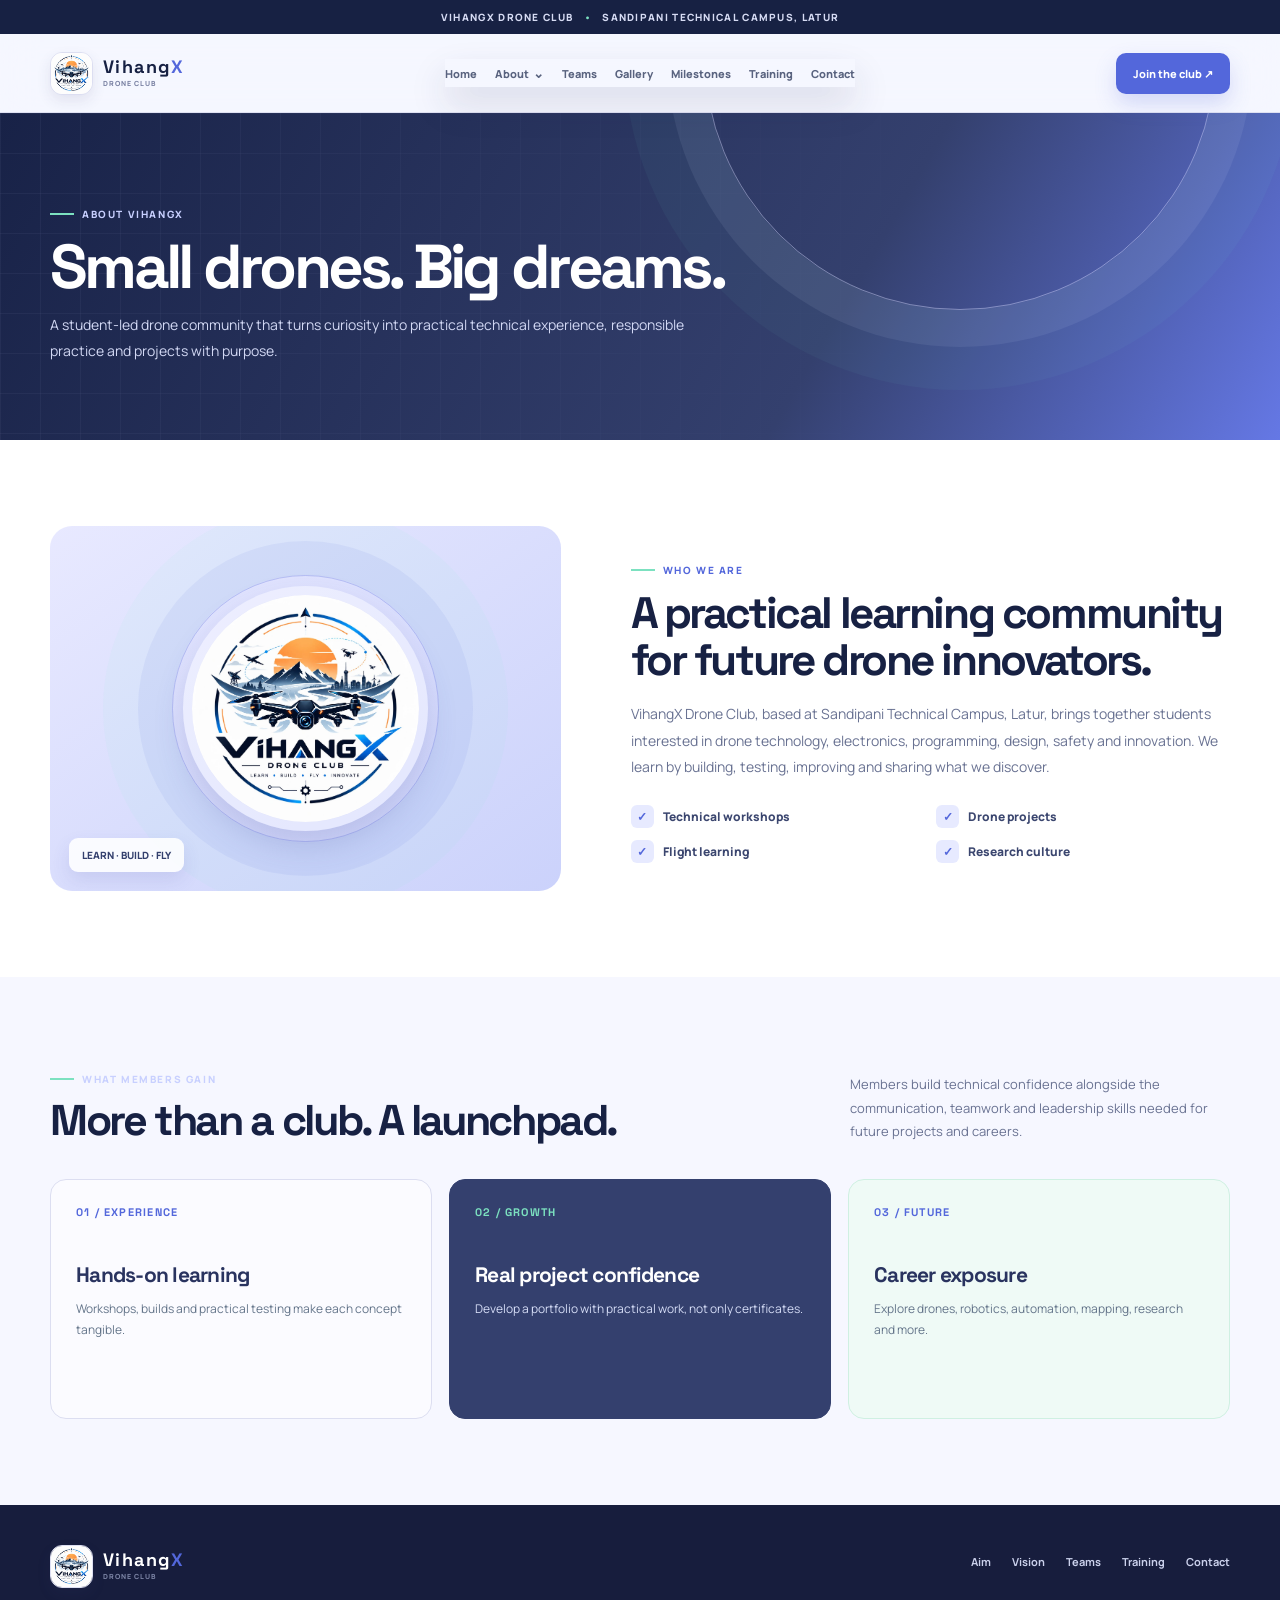
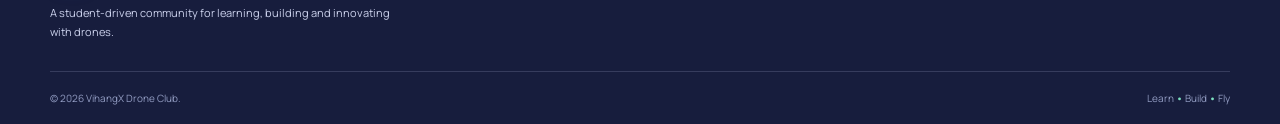
<file: about.html>
<!doctype html>
<html lang="en"><head><meta charset="utf-8"><meta name="viewport" content="width=device-width,initial-scale=1"><meta name="description" content="About VihangX Drone Club at Sandipani Technical Campus, Latur."><title>About VihangX | Drone Club</title><link rel="stylesheet" href="page-styles.css"></head>
<body>
  <div class="announcement">VihangX Drone Club <b>•</b> Sandipani Technical Campus, Latur</div>
  <header class="site-header"><div class="wrap nav"><a class="brand" href="index.html"><img src="assets/vihangx-logo.jpg" alt="VihangX Drone Club logo"><span class="brand-title">Vihang<b>X</b><small>DRONE CLUB</small></span></a><nav class="nav-links" aria-label="Main navigation"><a href="index.html">Home</a><div class="nav-dropdown"><button class="dropdown-toggle" aria-expanded="false" aria-controls="about-menu">About <span>⌄</span></button><div class="dropdown-menu" id="about-menu"><a class="active" href="about.html">About VihangX</a><a href="aim.html">Aim</a><a href="vision.html">Vision</a><a href="mission.html">Mission</a><a href="objectives.html">Objectives</a></div></div><a href="teams.html">Teams</a><a href="gallery.html">Gallery</a><a href="milestones.html">Milestones</a><a href="training.html">Training</a><a href="contact.html">Contact</a></nav><a class="nav-cta" href="contact.html">Join the club ↗</a><button class="menu-button" aria-label="Open menu" aria-expanded="false"><svg viewBox="0 0 24 24" fill="none"><path d="M4 7h16M4 12h16M4 17h16" stroke="currentColor" stroke-width="2" stroke-linecap="round"/></svg></button></div></header>
  <main><section class="page-hero"><div class="wrap"><span class="eyebrow">About VihangX</span><h1>Small drones. Big dreams.</h1><p>A student-led drone community that turns curiosity into practical technical experience, responsible practice and projects with purpose.</p></div></section>
  <section class="section section-white"><div class="wrap overview"><div class="logo-stage"><img src="assets/vihangx-logo.jpg" alt="VihangX logo"><span class="badge">LEARN · BUILD · FLY</span></div><div><span class="eyebrow" style="color:var(--blue)">Who we are</span><h2 style="font-family:'Space Grotesk';font-size:clamp(30px,3.5vw,44px);letter-spacing:-.055em;line-height:1.07;margin:13px 0 17px">A practical learning community for future drone innovators.</h2><p class="section-copy">VihangX Drone Club, based at Sandipani Technical Campus, Latur, brings together students interested in drone technology, electronics, programming, design, safety and innovation. We learn by building, testing, improving and sharing what we discover.</p><div class="feature-grid"><span class="feature"><i>✓</i> Technical workshops</span><span class="feature"><i>✓</i> Drone projects</span><span class="feature"><i>✓</i> Flight learning</span><span class="feature"><i>✓</i> Research culture</span></div></div></div></section>
  <section class="section"><div class="wrap"><div class="section-head"><div><span class="eyebrow">What members gain</span><h2>More than a club. A launchpad.</h2></div><p>Members build technical confidence alongside the communication, teamwork and leadership skills needed for future projects and careers.</p></div><div class="info-grid"><article class="info-card"><span class="index">01 / EXPERIENCE</span><h3>Hands-on learning</h3><p>Workshops, builds and practical testing make each concept tangible.</p></article><article class="info-card"><span class="index">02 / GROWTH</span><h3>Real project confidence</h3><p>Develop a portfolio with practical work, not only certificates.</p></article><article class="info-card"><span class="index">03 / FUTURE</span><h3>Career exposure</h3><p>Explore drones, robotics, automation, mapping, research and more.</p></article></div></div></section></main>
  <footer><div class="wrap"><div class="footer-top"><div><a class="brand" href="index.html"><img src="assets/vihangx-logo.jpg" alt="VihangX Drone Club logo"><span class="brand-title">Vihang<b>X</b><small>DRONE CLUB</small></span></a><p class="footer-copy">A student-driven community for learning, building and innovating with drones.</p></div><nav class="footer-nav"><a href="aim.html">Aim</a><a href="vision.html">Vision</a><a href="teams.html">Teams</a><a href="training.html">Training</a><a href="contact.html">Contact</a></nav></div><div class="footer-bottom"><span>© <span id="year"></span> VihangX Drone Club.</span><span>Learn <b>•</b> Build <b>•</b> Fly</span></div></div></footer><script src="site.js"></script>
</body></html>
</file>
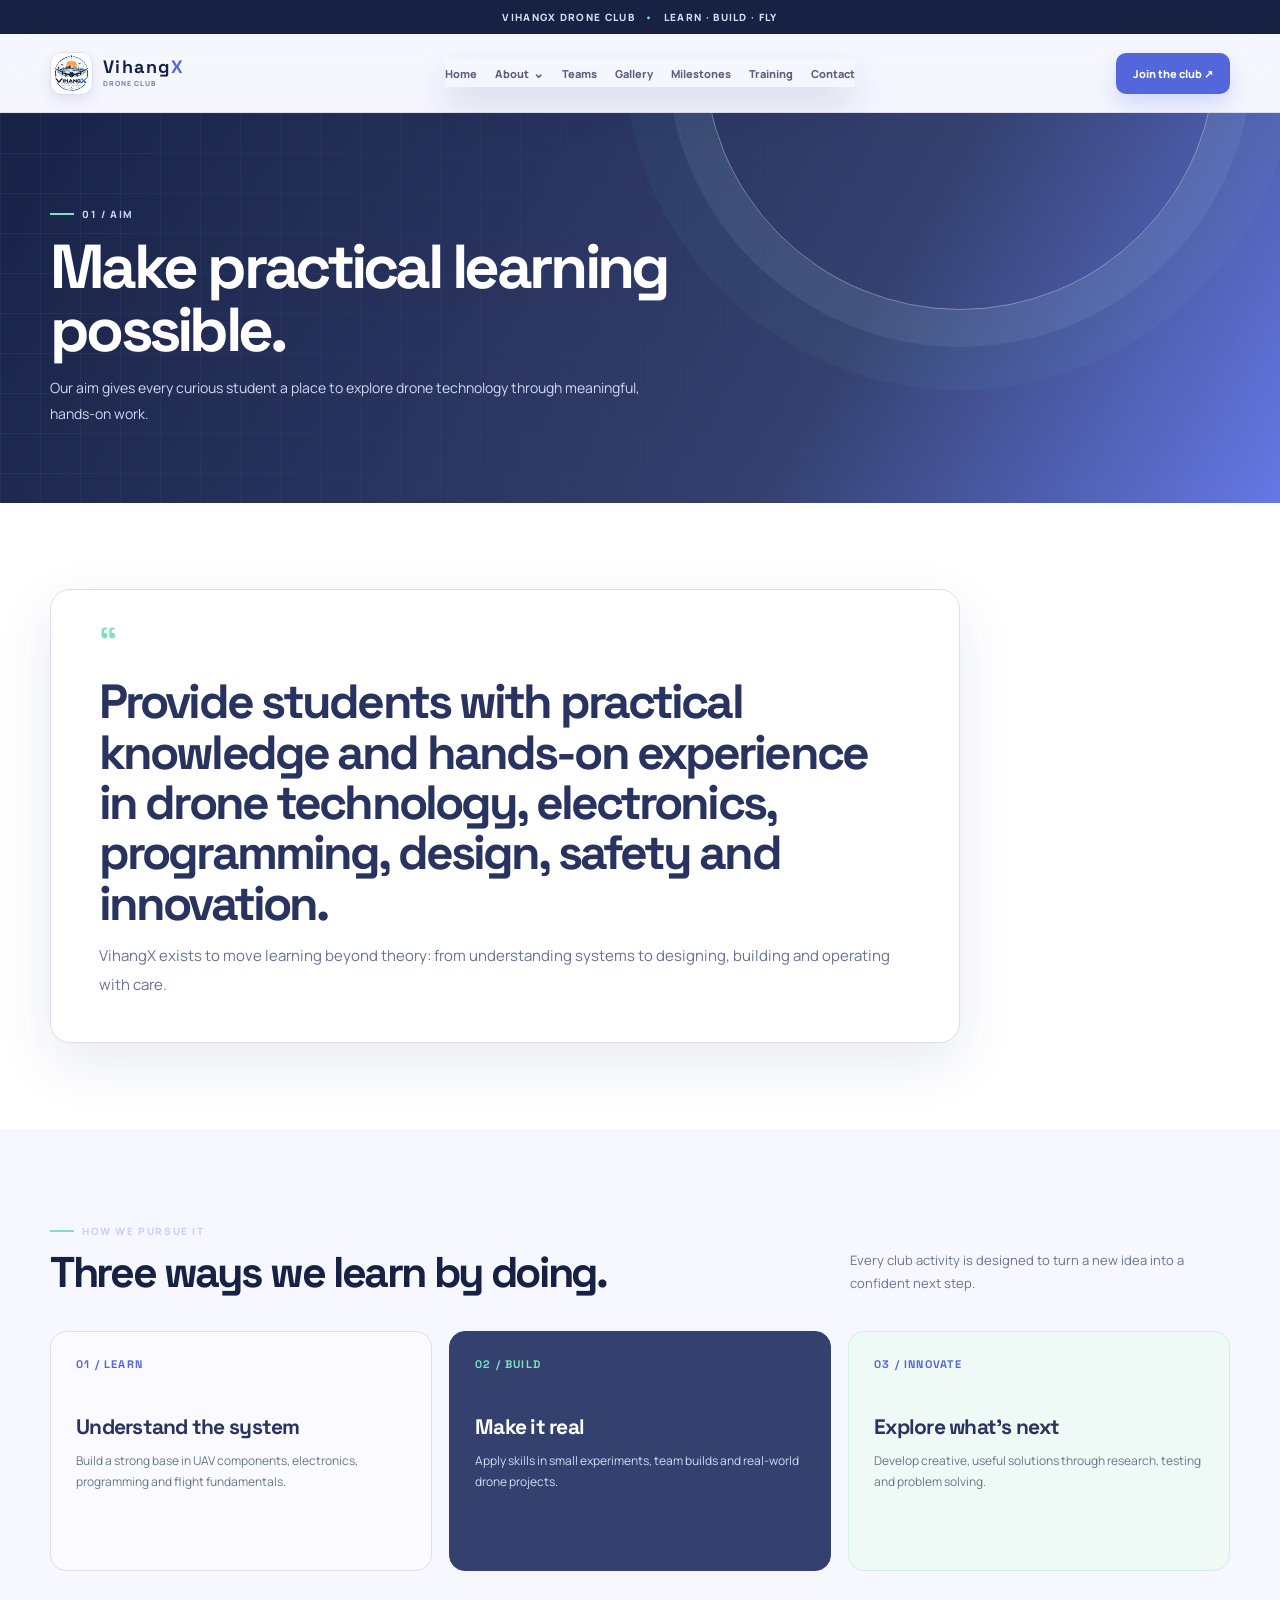
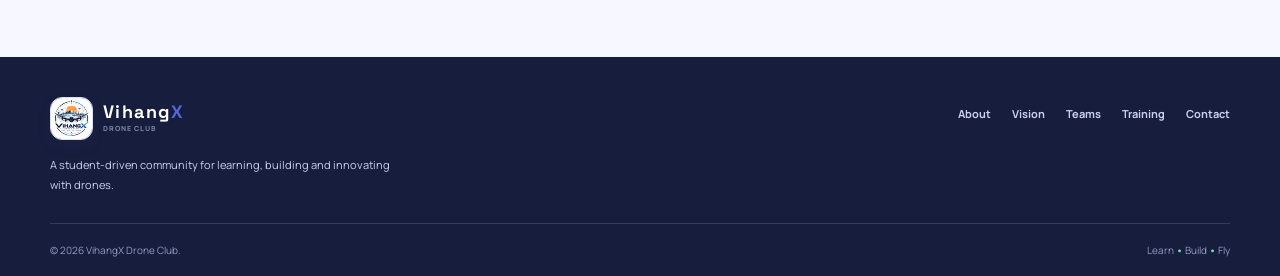
<file: aim.html>
<!doctype html>
<html lang="en"><head><meta charset="utf-8"><meta name="viewport" content="width=device-width,initial-scale=1"><meta name="description" content="The aim of VihangX Drone Club."><title>Aim | VihangX Drone Club</title><link rel="stylesheet" href="page-styles.css"></head>
<body><div class="announcement">VihangX Drone Club <b>•</b> Learn · Build · Fly</div><header class="site-header"><div class="wrap nav"><a class="brand" href="index.html"><img src="assets/vihangx-logo.jpg" alt="VihangX Drone Club logo"><span class="brand-title">Vihang<b>X</b><small>DRONE CLUB</small></span></a><nav class="nav-links" aria-label="Main navigation"><a href="index.html">Home</a><div class="nav-dropdown"><button class="dropdown-toggle" aria-expanded="false">About <span>⌄</span></button><div class="dropdown-menu"><a href="about.html">About VihangX</a><a class="active" href="aim.html">Aim</a><a href="vision.html">Vision</a><a href="mission.html">Mission</a><a href="objectives.html">Objectives</a></div></div><a href="teams.html">Teams</a><a href="gallery.html">Gallery</a><a href="milestones.html">Milestones</a><a href="training.html">Training</a><a href="contact.html">Contact</a></nav><a class="nav-cta" href="contact.html">Join the club ↗</a><button class="menu-button" aria-label="Open menu" aria-expanded="false"><svg viewBox="0 0 24 24" fill="none"><path d="M4 7h16M4 12h16M4 17h16" stroke="currentColor" stroke-width="2" stroke-linecap="round"/></svg></button></div></header>
<main><section class="page-hero"><div class="wrap"><span class="eyebrow">01 / Aim</span><h1>Make practical learning possible.</h1><p>Our aim gives every curious student a place to explore drone technology through meaningful, hands-on work.</p></div></section><section class="section section-white"><div class="wrap"><article class="statement"><span class="quote-mark">“</span><h2>Provide students with practical knowledge and hands-on experience in drone technology, electronics, programming, design, safety and innovation.</h2><p>VihangX exists to move learning beyond theory: from understanding systems to designing, building and operating with care.</p></article></div></section><section class="section"><div class="wrap"><div class="section-head"><div><span class="eyebrow">How we pursue it</span><h2>Three ways we learn by doing.</h2></div><p>Every club activity is designed to turn a new idea into a confident next step.</p></div><div class="info-grid"><article class="info-card"><span class="index">01 / LEARN</span><h3>Understand the system</h3><p>Build a strong base in UAV components, electronics, programming and flight fundamentals.</p></article><article class="info-card"><span class="index">02 / BUILD</span><h3>Make it real</h3><p>Apply skills in small experiments, team builds and real-world drone projects.</p></article><article class="info-card"><span class="index">03 / INNOVATE</span><h3>Explore what’s next</h3><p>Develop creative, useful solutions through research, testing and problem solving.</p></article></div></div></section></main><footer><div class="wrap"><div class="footer-top"><div><a class="brand" href="index.html"><img src="assets/vihangx-logo.jpg" alt="VihangX Drone Club logo"><span class="brand-title">Vihang<b>X</b><small>DRONE CLUB</small></span></a><p class="footer-copy">A student-driven community for learning, building and innovating with drones.</p></div><nav class="footer-nav"><a href="about.html">About</a><a href="vision.html">Vision</a><a href="teams.html">Teams</a><a href="training.html">Training</a><a href="contact.html">Contact</a></nav></div><div class="footer-bottom"><span>© <span id="year"></span> VihangX Drone Club.</span><span>Learn <b>•</b> Build <b>•</b> Fly</span></div></div></footer><script src="site.js"></script></body></html>
</file>
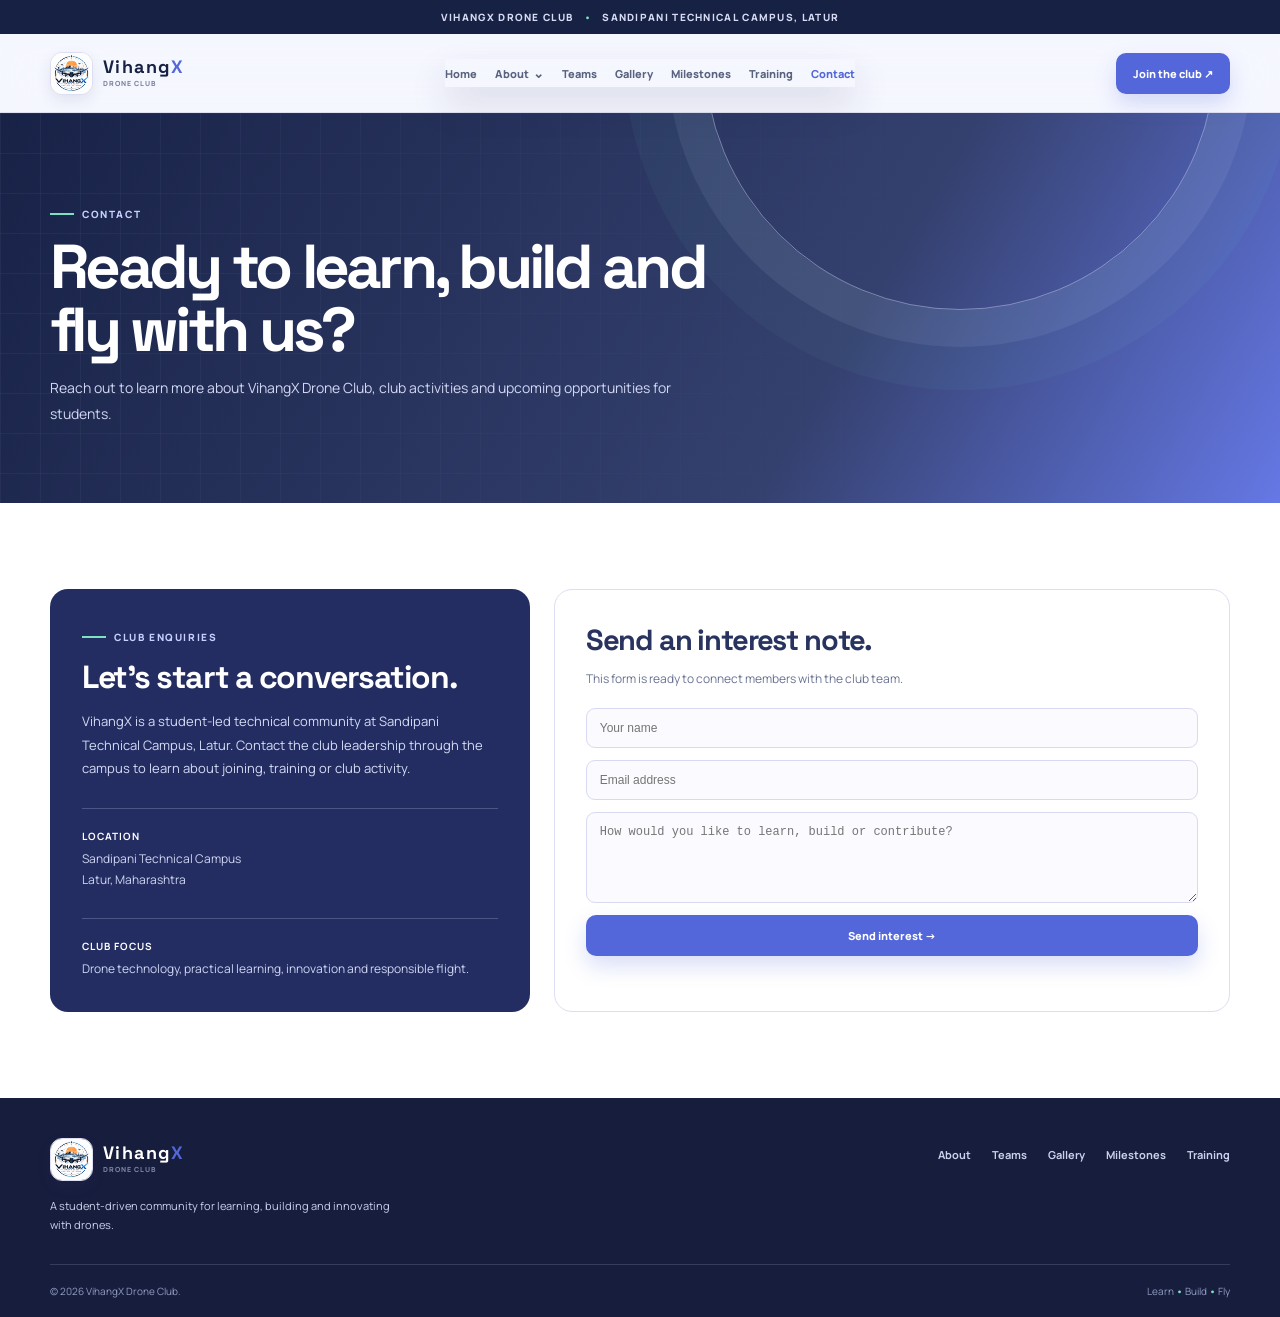
<file: contact.html>
<!doctype html>
<html lang="en"><head><meta charset="utf-8"><meta name="viewport" content="width=device-width,initial-scale=1"><meta name="description" content="Contact VihangX Drone Club at Sandipani Technical Campus, Latur."><title>Contact | VihangX Drone Club</title><link rel="stylesheet" href="page-styles.css"></head>
<body><div class="announcement">VihangX Drone Club <b>•</b> Sandipani Technical Campus, Latur</div><header class="site-header"><div class="wrap nav"><a class="brand" href="index.html"><img src="assets/vihangx-logo.jpg" alt="VihangX Drone Club logo"><span class="brand-title">Vihang<b>X</b><small>DRONE CLUB</small></span></a><nav class="nav-links" aria-label="Main navigation"><a href="index.html">Home</a><div class="nav-dropdown"><button class="dropdown-toggle" aria-expanded="false">About <span>⌄</span></button><div class="dropdown-menu"><a href="about.html">About VihangX</a><a href="aim.html">Aim</a><a href="vision.html">Vision</a><a href="mission.html">Mission</a><a href="objectives.html">Objectives</a></div></div><a href="teams.html">Teams</a><a href="gallery.html">Gallery</a><a href="milestones.html">Milestones</a><a href="training.html">Training</a><a class="active" href="contact.html">Contact</a></nav><a class="nav-cta" href="#contact-form">Join the club ↗</a><button class="menu-button" aria-label="Open menu" aria-expanded="false"><svg viewBox="0 0 24 24" fill="none"><path d="M4 7h16M4 12h16M4 17h16" stroke="currentColor" stroke-width="2" stroke-linecap="round"/></svg></button></div></header>
<main><section class="page-hero"><div class="wrap"><span class="eyebrow">Contact</span><h1>Ready to learn, build and fly with us?</h1><p>Reach out to learn more about VihangX Drone Club, club activities and upcoming opportunities for students.</p></div></section><section class="section section-white"><div class="wrap contact-grid"><article class="contact-panel"><span class="eyebrow">Club enquiries</span><h2>Let’s start a conversation.</h2><p>VihangX is a student-led technical community at Sandipani Technical Campus, Latur. Contact the club leadership through the campus to learn about joining, training or club activity.</p><div class="contact-detail"><b>LOCATION</b>Sandipani Technical Campus<br>Latur, Maharashtra</div><div class="contact-detail"><b>CLUB FOCUS</b>Drone technology, practical learning, innovation and responsible flight.</div></article><article class="contact-form" id="contact-form"><h2>Send an interest note.</h2><p>This form is ready to connect members with the club team.</p><form class="form-grid" data-contact-form><input required aria-label="Your name" placeholder="Your name"><input required type="email" aria-label="Email address" placeholder="Email address"><textarea aria-label="Message" placeholder="How would you like to learn, build or contribute?"></textarea><button class="button" type="submit">Send interest →</button><span class="form-status" aria-live="polite" style="display:none;color:#16805e;font-size:11px;font-weight:800">Thank you. Your interest has been recorded.</span></form></article></div></section></main><footer><div class="wrap"><div class="footer-top"><div><a class="brand" href="index.html"><img src="assets/vihangx-logo.jpg" alt="VihangX Drone Club logo"><span class="brand-title">Vihang<b>X</b><small>DRONE CLUB</small></span></a><p class="footer-copy">A student-driven community for learning, building and innovating with drones.</p></div><nav class="footer-nav"><a href="about.html">About</a><a href="teams.html">Teams</a><a href="gallery.html">Gallery</a><a href="milestones.html">Milestones</a><a href="training.html">Training</a></nav></div><div class="footer-bottom"><span>© <span id="year"></span> VihangX Drone Club.</span><span>Learn <b>•</b> Build <b>•</b> Fly</span></div></div></footer><script src="site.js"></script></body></html>
</file>
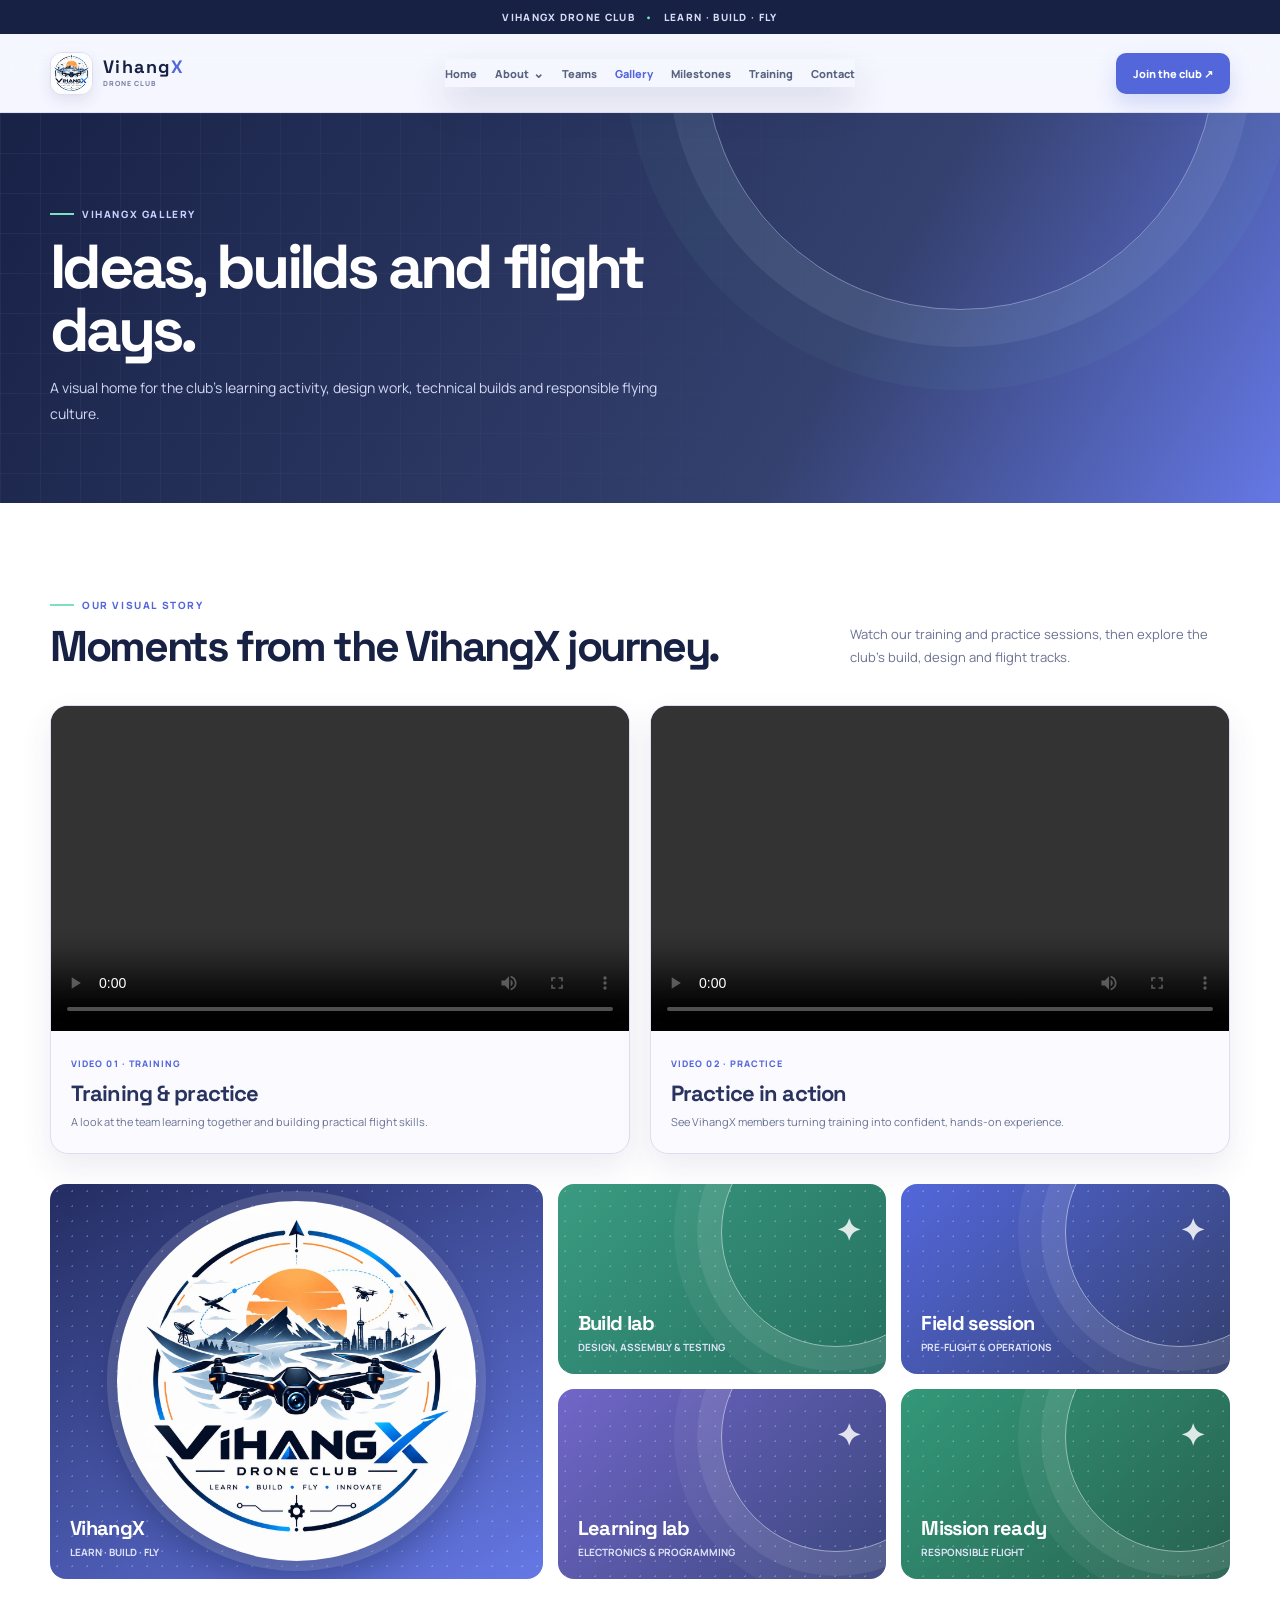
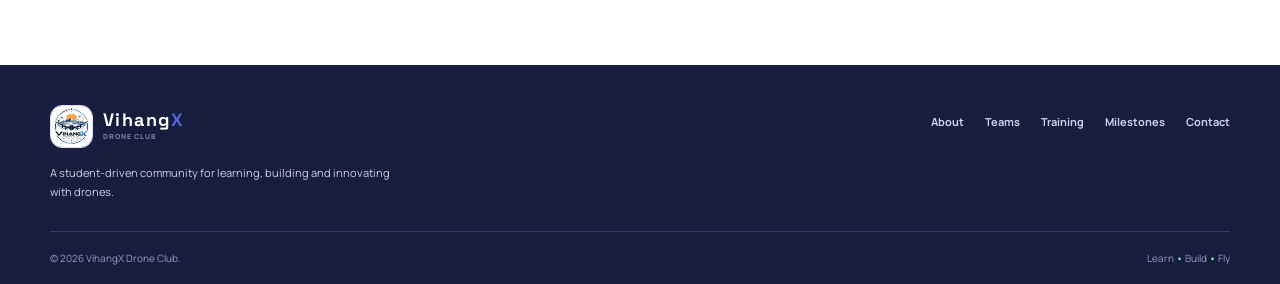
<file: gallery.html>
<!doctype html>
<html lang="en"><head><meta charset="utf-8"><meta name="viewport" content="width=device-width,initial-scale=1"><meta name="description" content="VihangX Drone Club gallery."><title>Gallery | VihangX Drone Club</title><link rel="stylesheet" href="page-styles.css"></head>
<body><div class="announcement">VihangX Drone Club <b>•</b> Learn · Build · Fly</div><header class="site-header"><div class="wrap nav"><a class="brand" href="index.html"><img src="assets/vihangx-logo.jpg" alt="VihangX Drone Club logo"><span class="brand-title">Vihang<b>X</b><small>DRONE CLUB</small></span></a><nav class="nav-links" aria-label="Main navigation"><a href="index.html">Home</a><div class="nav-dropdown"><button class="dropdown-toggle" aria-expanded="false">About <span>⌄</span></button><div class="dropdown-menu"><a href="about.html">About VihangX</a><a href="aim.html">Aim</a><a href="vision.html">Vision</a><a href="mission.html">Mission</a><a href="objectives.html">Objectives</a></div></div><a href="teams.html">Teams</a><a class="active" href="gallery.html">Gallery</a><a href="milestones.html">Milestones</a><a href="training.html">Training</a><a href="contact.html">Contact</a></nav><a class="nav-cta" href="contact.html">Join the club ↗</a><button class="menu-button" aria-label="Open menu" aria-expanded="false"><svg viewBox="0 0 24 24" fill="none"><path d="M4 7h16M4 12h16M4 17h16" stroke="currentColor" stroke-width="2" stroke-linecap="round"/></svg></button></div></header>
<main>
  <section class="page-hero"><div class="wrap"><span class="eyebrow">VihangX gallery</span><h1>Ideas, builds and flight days.</h1><p>A visual home for the club’s learning activity, design work, technical builds and responsible flying culture.</p></div></section>
  <section class="section section-white">
    <div class="wrap">
      <div class="section-head"><div><span class="eyebrow" style="color:var(--blue)">Our visual story</span><h2>Moments from the VihangX journey.</h2></div><p>Watch our training and practice sessions, then explore the club’s build, design and flight tracks.</p></div>
      <div class="video-gallery" aria-label="Training and practice videos">
        <article class="video-card">
          <div class="video-frame"><video controls preload="metadata" playsinline aria-label="VihangX training and practice video one"><source src="assets/gallery/vihangx-training-practice-01.mp4" type="video/mp4">Your browser does not support video playback.</video></div>
          <div class="video-copy"><span>VIDEO 01 · TRAINING</span><h3>Training &amp; practice</h3><p>A look at the team learning together and building practical flight skills.</p></div>
        </article>
        <article class="video-card">
          <div class="video-frame"><video controls preload="metadata" playsinline aria-label="VihangX training and practice video two"><source src="assets/gallery/vihangx-training-practice-02.mp4" type="video/mp4">Your browser does not support video playback.</video></div>
          <div class="video-copy"><span>VIDEO 02 · PRACTICE</span><h3>Practice in action</h3><p>See VihangX members turning training into confident, hands-on experience.</p></div>
        </article>
      </div>
      <div class="gallery-grid">
        <article class="gallery-tile gallery-featured"><img src="assets/vihangx-logo.jpg" alt="VihangX Drone Club emblem"><div class="gallery-label"><h3>VihangX</h3><p>LEARN · BUILD · FLY</p></div></article>
        <article class="gallery-tile gallery-build"><span class="orb"></span><div><h3>Build lab</h3><p>DESIGN, ASSEMBLY &amp; TESTING</p></div></article>
        <article class="gallery-tile gallery-field"><span class="orb"></span><div><h3>Field session</h3><p>PRE-FLIGHT &amp; OPERATIONS</p></div></article>
        <article class="gallery-tile gallery-lab"><span class="orb"></span><div><h3>Learning lab</h3><p>ELECTRONICS &amp; PROGRAMMING</p></div></article>
        <article class="gallery-tile gallery-flight"><span class="orb"></span><div><h3>Mission ready</h3><p>RESPONSIBLE FLIGHT</p></div></article>
      </div>
    </div>
  </section>
</main>
<footer><div class="wrap"><div class="footer-top"><div><a class="brand" href="index.html"><img src="assets/vihangx-logo.jpg" alt="VihangX Drone Club logo"><span class="brand-title">Vihang<b>X</b><small>DRONE CLUB</small></span></a><p class="footer-copy">A student-driven community for learning, building and innovating with drones.</p></div><nav class="footer-nav"><a href="about.html">About</a><a href="teams.html">Teams</a><a href="training.html">Training</a><a href="milestones.html">Milestones</a><a href="contact.html">Contact</a></nav></div><div class="footer-bottom"><span>© <span id="year"></span> VihangX Drone Club.</span><span>Learn <b>•</b> Build <b>•</b> Fly</span></div></div></footer>
<script src="site.js"></script>
</body></html>
</file>
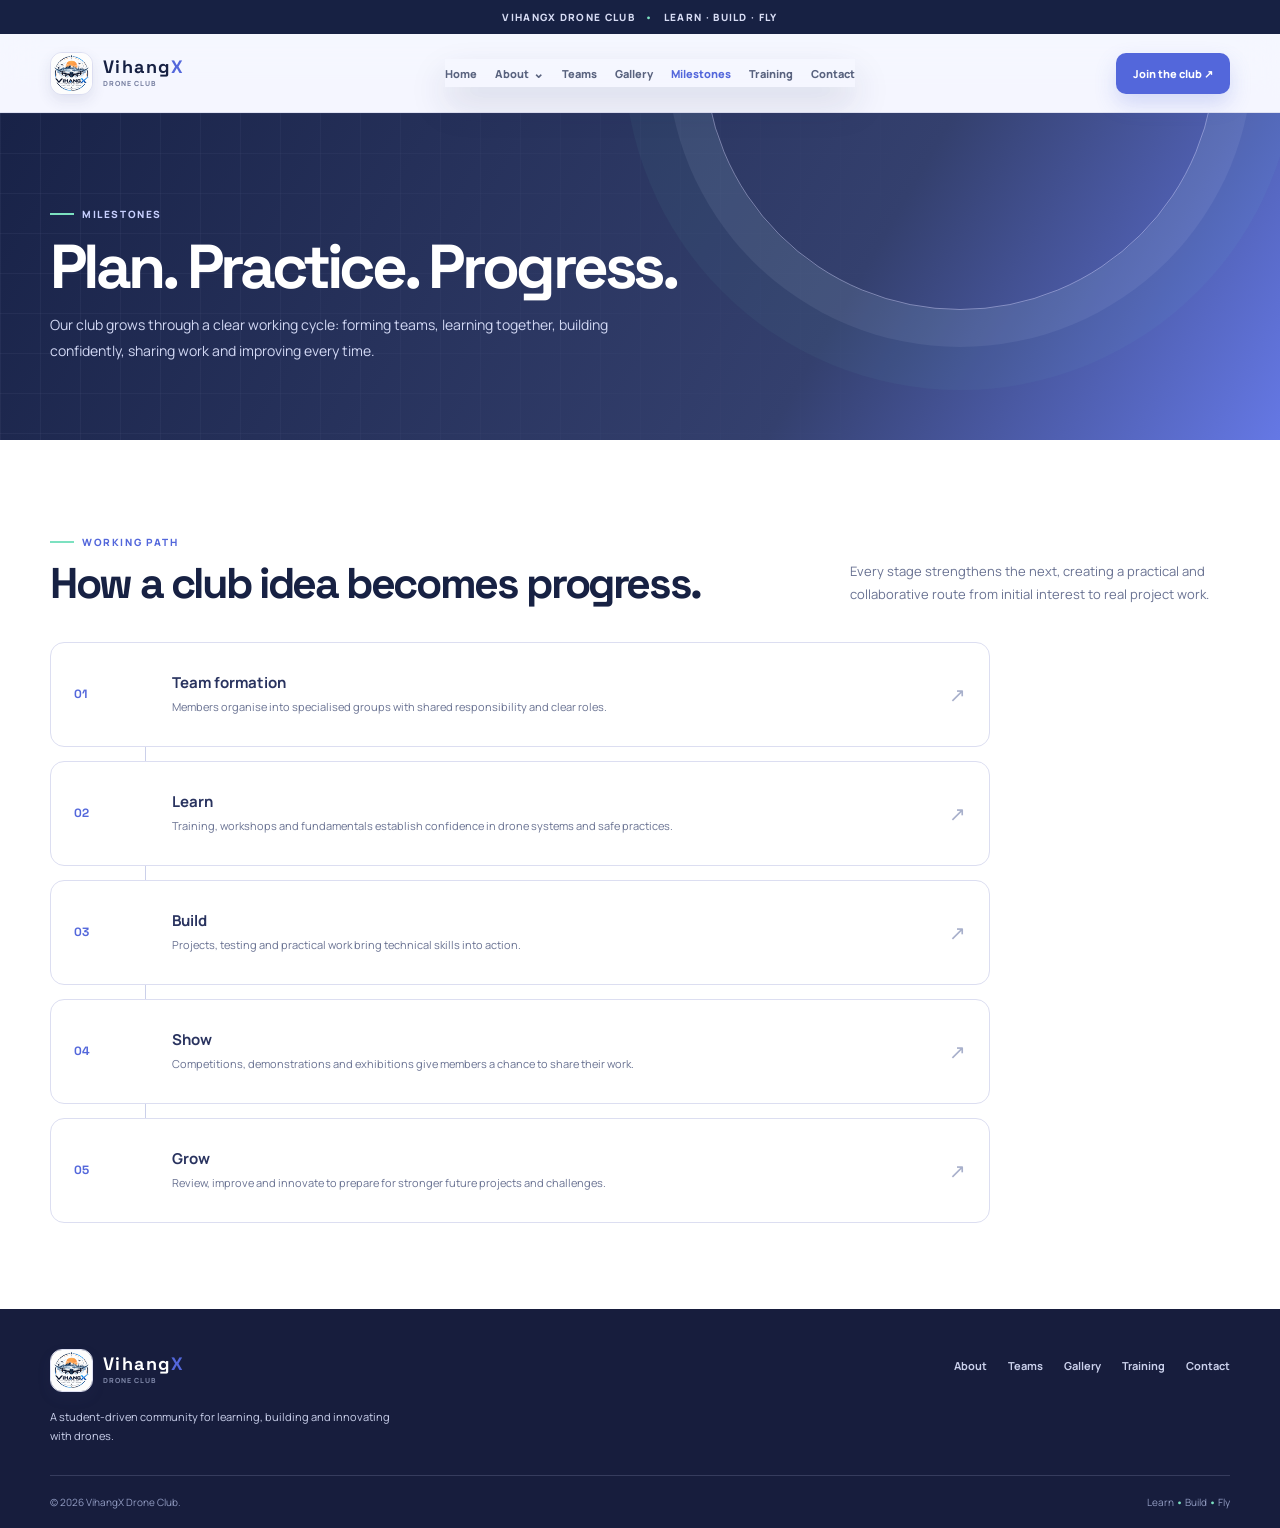
<file: milestones.html>
<!doctype html>
<html lang="en"><head><meta charset="utf-8"><meta name="viewport" content="width=device-width,initial-scale=1"><meta name="description" content="VihangX Drone Club milestones and working path."><title>Milestones | VihangX Drone Club</title><link rel="stylesheet" href="page-styles.css"></head>
<body><div class="announcement">VihangX Drone Club <b>•</b> Learn · Build · Fly</div><header class="site-header"><div class="wrap nav"><a class="brand" href="index.html"><img src="assets/vihangx-logo.jpg" alt="VihangX Drone Club logo"><span class="brand-title">Vihang<b>X</b><small>DRONE CLUB</small></span></a><nav class="nav-links" aria-label="Main navigation"><a href="index.html">Home</a><div class="nav-dropdown"><button class="dropdown-toggle" aria-expanded="false">About <span>⌄</span></button><div class="dropdown-menu"><a href="about.html">About VihangX</a><a href="aim.html">Aim</a><a href="vision.html">Vision</a><a href="mission.html">Mission</a><a href="objectives.html">Objectives</a></div></div><a href="teams.html">Teams</a><a href="gallery.html">Gallery</a><a class="active" href="milestones.html">Milestones</a><a href="training.html">Training</a><a href="contact.html">Contact</a></nav><a class="nav-cta" href="contact.html">Join the club ↗</a><button class="menu-button" aria-label="Open menu" aria-expanded="false"><svg viewBox="0 0 24 24" fill="none"><path d="M4 7h16M4 12h16M4 17h16" stroke="currentColor" stroke-width="2" stroke-linecap="round"/></svg></button></div></header>
<main><section class="page-hero"><div class="wrap"><span class="eyebrow">Milestones</span><h1>Plan. Practice. Progress.</h1><p>Our club grows through a clear working cycle: forming teams, learning together, building confidently, sharing work and improving every time.</p></div></section><section class="section section-white"><div class="wrap"><div class="section-head"><div><span class="eyebrow" style="color:#087eed">Working path</span><h2>How a club idea becomes progress.</h2></div><p>Every stage strengthens the next, creating a practical and collaborative route from initial interest to real project work.</p></div><div class="timeline"><article class="timeline-item"><time>01</time><div><h3>Team formation</h3><p>Members organise into specialised groups with shared responsibility and clear roles.</p></div><span>↗</span></article><article class="timeline-item"><time>02</time><div><h3>Learn</h3><p>Training, workshops and fundamentals establish confidence in drone systems and safe practices.</p></div><span>↗</span></article><article class="timeline-item"><time>03</time><div><h3>Build</h3><p>Projects, testing and practical work bring technical skills into action.</p></div><span>↗</span></article><article class="timeline-item"><time>04</time><div><h3>Show</h3><p>Competitions, demonstrations and exhibitions give members a chance to share their work.</p></div><span>↗</span></article><article class="timeline-item"><time>05</time><div><h3>Grow</h3><p>Review, improve and innovate to prepare for stronger future projects and challenges.</p></div><span>↗</span></article></div></div></section></main><footer><div class="wrap"><div class="footer-top"><div><a class="brand" href="index.html"><img src="assets/vihangx-logo.jpg" alt="VihangX Drone Club logo"><span class="brand-title">Vihang<b>X</b><small>DRONE CLUB</small></span></a><p class="footer-copy">A student-driven community for learning, building and innovating with drones.</p></div><nav class="footer-nav"><a href="about.html">About</a><a href="teams.html">Teams</a><a href="gallery.html">Gallery</a><a href="training.html">Training</a><a href="contact.html">Contact</a></nav></div><div class="footer-bottom"><span>© <span id="year"></span> VihangX Drone Club.</span><span>Learn <b>•</b> Build <b>•</b> Fly</span></div></div></footer><script src="site.js"></script></body></html>
</file>
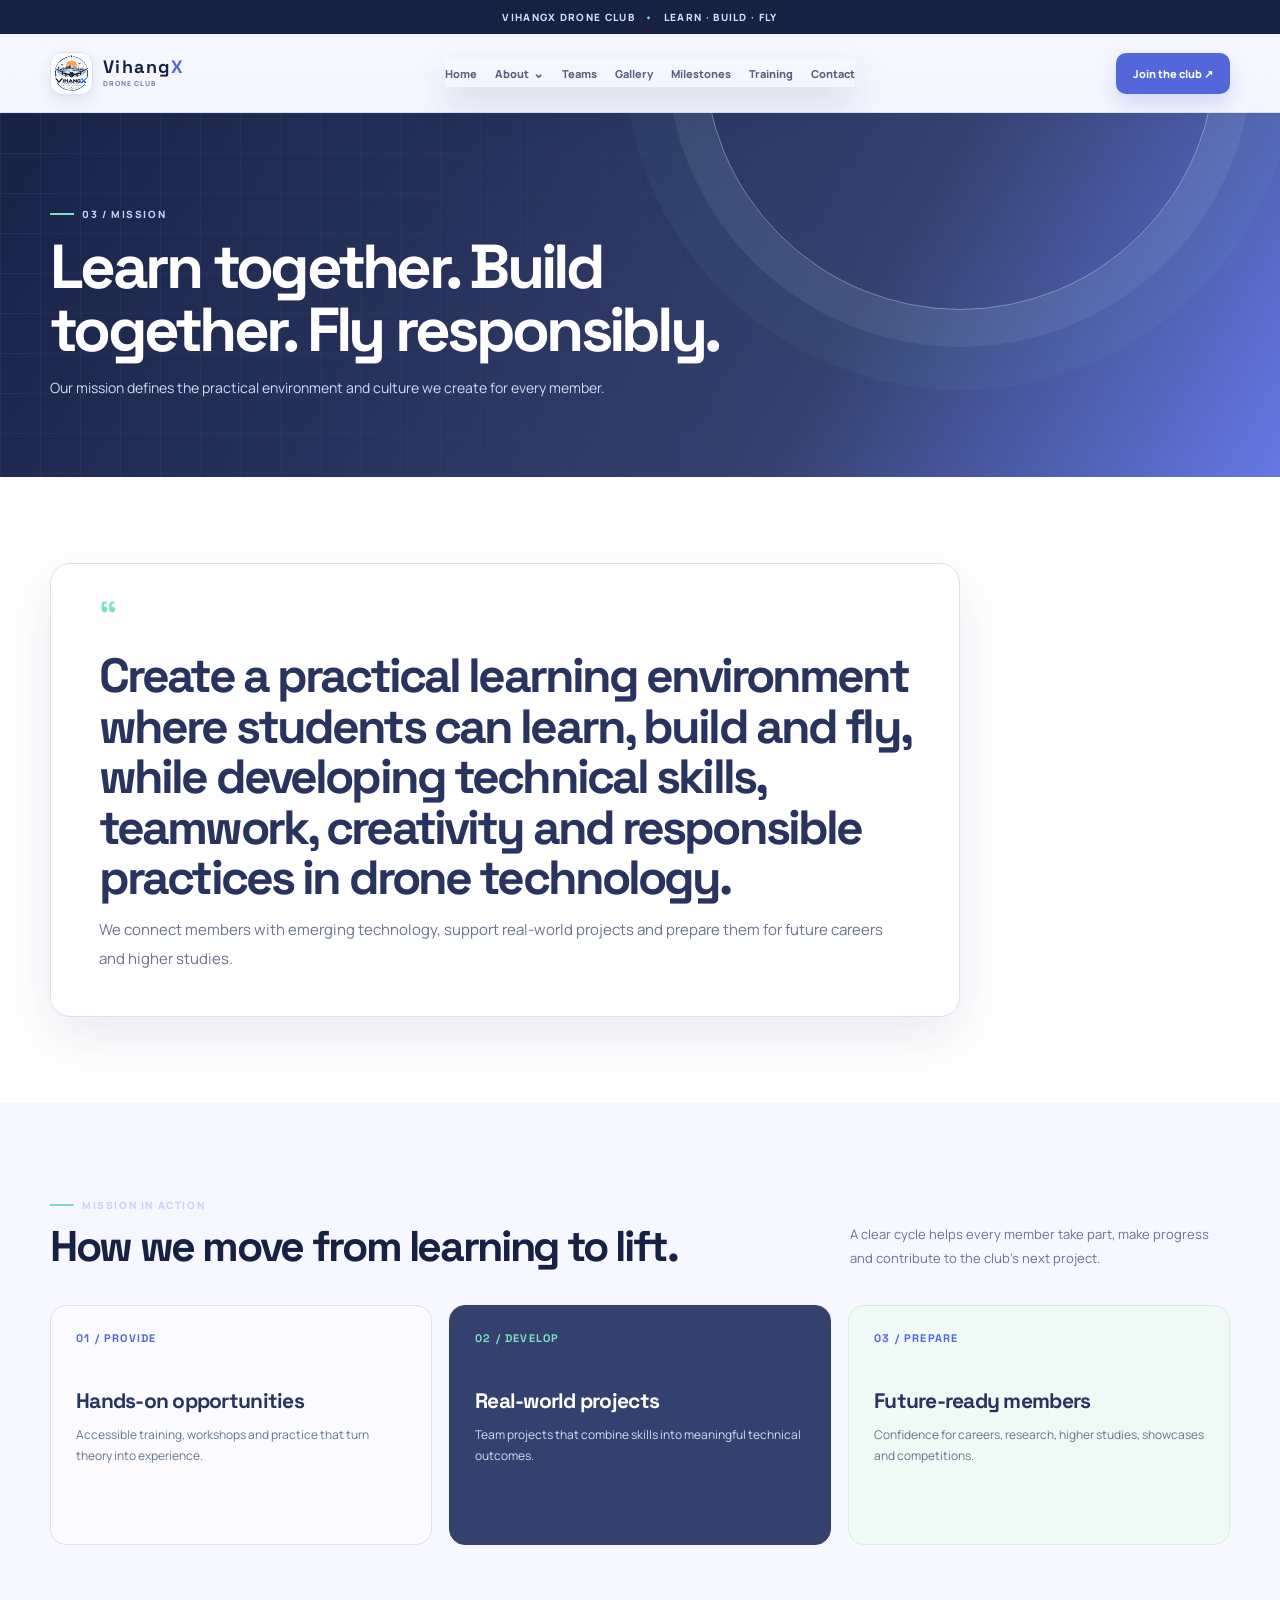
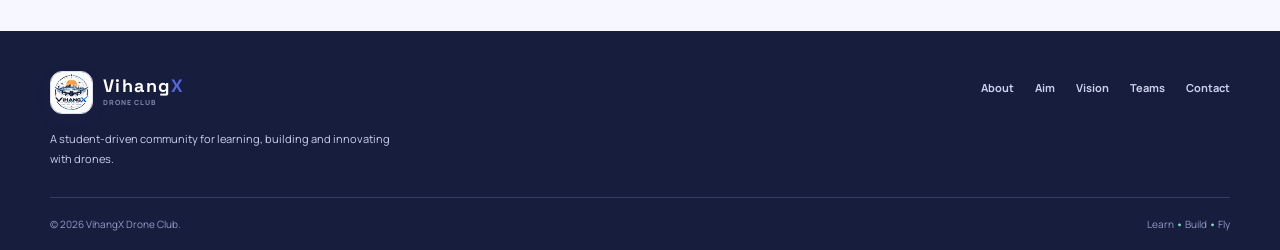
<file: mission.html>
<!doctype html>
<html lang="en"><head><meta charset="utf-8"><meta name="viewport" content="width=device-width,initial-scale=1"><meta name="description" content="The mission of VihangX Drone Club."><title>Mission | VihangX Drone Club</title><link rel="stylesheet" href="page-styles.css"></head>
<body><div class="announcement">VihangX Drone Club <b>•</b> Learn · Build · Fly</div><header class="site-header"><div class="wrap nav"><a class="brand" href="index.html"><img src="assets/vihangx-logo.jpg" alt="VihangX Drone Club logo"><span class="brand-title">Vihang<b>X</b><small>DRONE CLUB</small></span></a><nav class="nav-links" aria-label="Main navigation"><a href="index.html">Home</a><div class="nav-dropdown"><button class="dropdown-toggle" aria-expanded="false">About <span>⌄</span></button><div class="dropdown-menu"><a href="about.html">About VihangX</a><a href="aim.html">Aim</a><a href="vision.html">Vision</a><a class="active" href="mission.html">Mission</a><a href="objectives.html">Objectives</a></div></div><a href="teams.html">Teams</a><a href="gallery.html">Gallery</a><a href="milestones.html">Milestones</a><a href="training.html">Training</a><a href="contact.html">Contact</a></nav><a class="nav-cta" href="contact.html">Join the club ↗</a><button class="menu-button" aria-label="Open menu" aria-expanded="false"><svg viewBox="0 0 24 24" fill="none"><path d="M4 7h16M4 12h16M4 17h16" stroke="currentColor" stroke-width="2" stroke-linecap="round"/></svg></button></div></header>
<main><section class="page-hero"><div class="wrap"><span class="eyebrow">03 / Mission</span><h1>Learn together. Build together. Fly responsibly.</h1><p>Our mission defines the practical environment and culture we create for every member.</p></div></section><section class="section section-white"><div class="wrap"><article class="statement"><span class="quote-mark">“</span><h2>Create a practical learning environment where students can learn, build and fly, while developing technical skills, teamwork, creativity and responsible practices in drone technology.</h2><p>We connect members with emerging technology, support real-world projects and prepare them for future careers and higher studies.</p></article></div></section><section class="section"><div class="wrap"><div class="section-head"><div><span class="eyebrow">Mission in action</span><h2>How we move from learning to lift.</h2></div><p>A clear cycle helps every member take part, make progress and contribute to the club’s next project.</p></div><div class="info-grid"><article class="info-card"><span class="index">01 / PROVIDE</span><h3>Hands-on opportunities</h3><p>Accessible training, workshops and practice that turn theory into experience.</p></article><article class="info-card"><span class="index">02 / DEVELOP</span><h3>Real-world projects</h3><p>Team projects that combine skills into meaningful technical outcomes.</p></article><article class="info-card"><span class="index">03 / PREPARE</span><h3>Future-ready members</h3><p>Confidence for careers, research, higher studies, showcases and competitions.</p></article></div></div></section></main><footer><div class="wrap"><div class="footer-top"><div><a class="brand" href="index.html"><img src="assets/vihangx-logo.jpg" alt="VihangX Drone Club logo"><span class="brand-title">Vihang<b>X</b><small>DRONE CLUB</small></span></a><p class="footer-copy">A student-driven community for learning, building and innovating with drones.</p></div><nav class="footer-nav"><a href="about.html">About</a><a href="aim.html">Aim</a><a href="vision.html">Vision</a><a href="teams.html">Teams</a><a href="contact.html">Contact</a></nav></div><div class="footer-bottom"><span>© <span id="year"></span> VihangX Drone Club.</span><span>Learn <b>•</b> Build <b>•</b> Fly</span></div></div></footer><script src="site.js"></script></body></html>
</file>
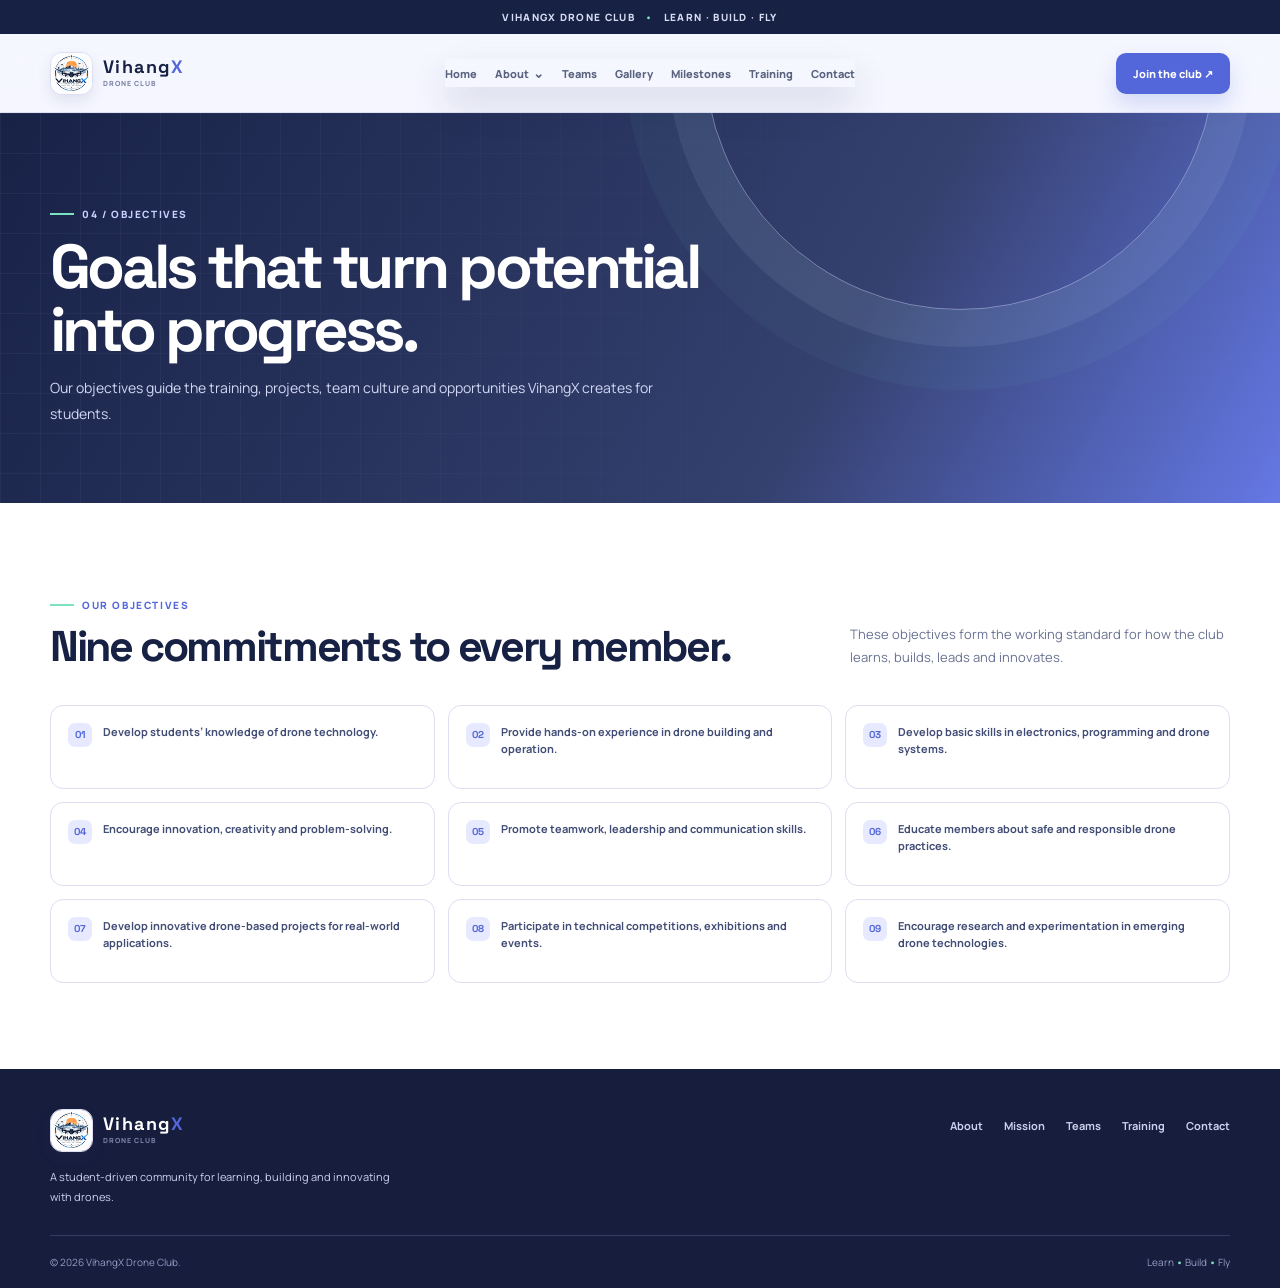
<file: objectives.html>
<!doctype html>
<html lang="en"><head><meta charset="utf-8"><meta name="viewport" content="width=device-width,initial-scale=1"><meta name="description" content="The objectives of VihangX Drone Club."><title>Objectives | VihangX Drone Club</title><link rel="stylesheet" href="page-styles.css"></head>
<body><div class="announcement">VihangX Drone Club <b>•</b> Learn · Build · Fly</div><header class="site-header"><div class="wrap nav"><a class="brand" href="index.html"><img src="assets/vihangx-logo.jpg" alt="VihangX Drone Club logo"><span class="brand-title">Vihang<b>X</b><small>DRONE CLUB</small></span></a><nav class="nav-links" aria-label="Main navigation"><a href="index.html">Home</a><div class="nav-dropdown"><button class="dropdown-toggle" aria-expanded="false">About <span>⌄</span></button><div class="dropdown-menu"><a href="about.html">About VihangX</a><a href="aim.html">Aim</a><a href="vision.html">Vision</a><a href="mission.html">Mission</a><a class="active" href="objectives.html">Objectives</a></div></div><a href="teams.html">Teams</a><a href="gallery.html">Gallery</a><a href="milestones.html">Milestones</a><a href="training.html">Training</a><a href="contact.html">Contact</a></nav><a class="nav-cta" href="contact.html">Join the club ↗</a><button class="menu-button" aria-label="Open menu" aria-expanded="false"><svg viewBox="0 0 24 24" fill="none"><path d="M4 7h16M4 12h16M4 17h16" stroke="currentColor" stroke-width="2" stroke-linecap="round"/></svg></button></div></header>
<main><section class="page-hero"><div class="wrap"><span class="eyebrow">04 / Objectives</span><h1>Goals that turn potential into progress.</h1><p>Our objectives guide the training, projects, team culture and opportunities VihangX creates for students.</p></div></section><section class="section section-white"><div class="wrap"><div class="section-head"><div><span class="eyebrow" style="color:#087eed">Our objectives</span><h2>Nine commitments to every member.</h2></div><p>These objectives form the working standard for how the club learns, builds, leads and innovates.</p></div><div class="objective-list"><div class="objective"><b>01</b><span>Develop students’ knowledge of drone technology.</span></div><div class="objective"><b>02</b><span>Provide hands-on experience in drone building and operation.</span></div><div class="objective"><b>03</b><span>Develop basic skills in electronics, programming and drone systems.</span></div><div class="objective"><b>04</b><span>Encourage innovation, creativity and problem-solving.</span></div><div class="objective"><b>05</b><span>Promote teamwork, leadership and communication skills.</span></div><div class="objective"><b>06</b><span>Educate members about safe and responsible drone practices.</span></div><div class="objective"><b>07</b><span>Develop innovative drone-based projects for real-world applications.</span></div><div class="objective"><b>08</b><span>Participate in technical competitions, exhibitions and events.</span></div><div class="objective"><b>09</b><span>Encourage research and experimentation in emerging drone technologies.</span></div></div></div></section></main><footer><div class="wrap"><div class="footer-top"><div><a class="brand" href="index.html"><img src="assets/vihangx-logo.jpg" alt="VihangX Drone Club logo"><span class="brand-title">Vihang<b>X</b><small>DRONE CLUB</small></span></a><p class="footer-copy">A student-driven community for learning, building and innovating with drones.</p></div><nav class="footer-nav"><a href="about.html">About</a><a href="mission.html">Mission</a><a href="teams.html">Teams</a><a href="training.html">Training</a><a href="contact.html">Contact</a></nav></div><div class="footer-bottom"><span>© <span id="year"></span> VihangX Drone Club.</span><span>Learn <b>•</b> Build <b>•</b> Fly</span></div></div></footer><script src="site.js"></script></body></html>
</file>
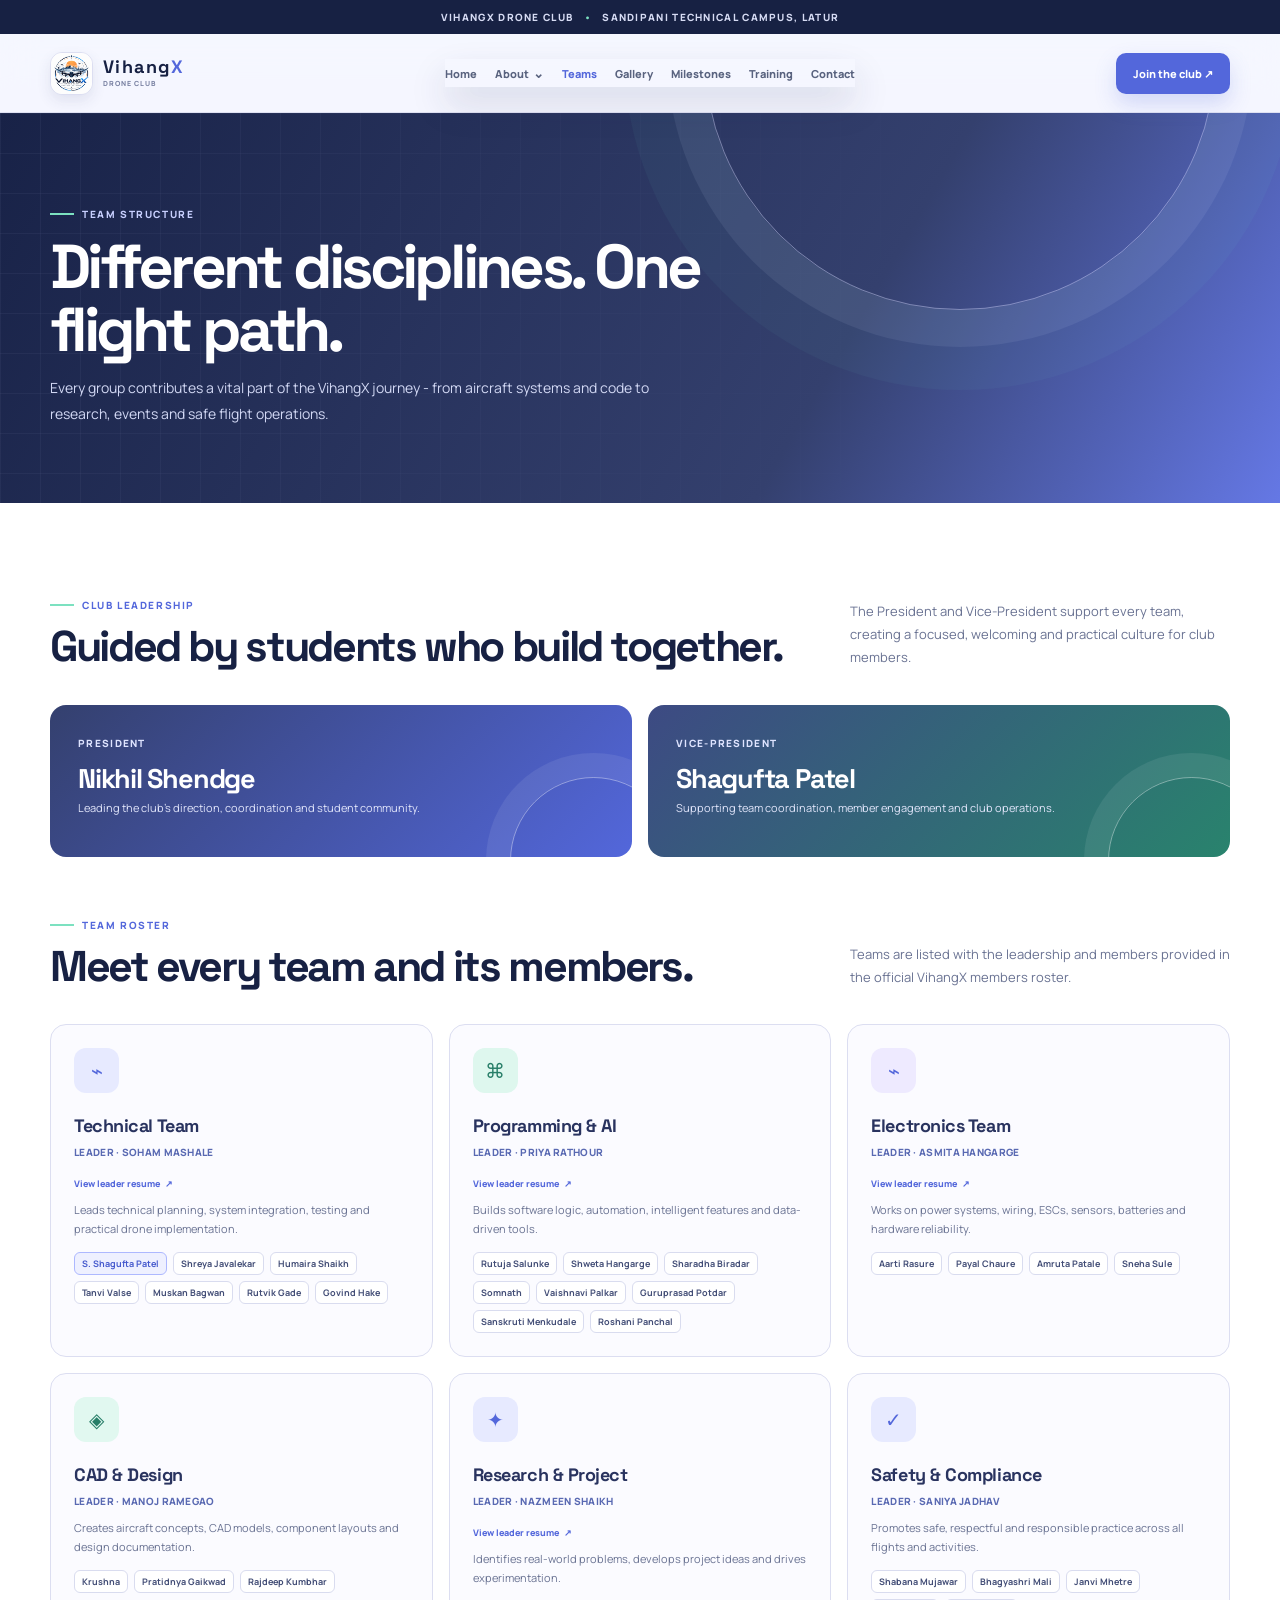
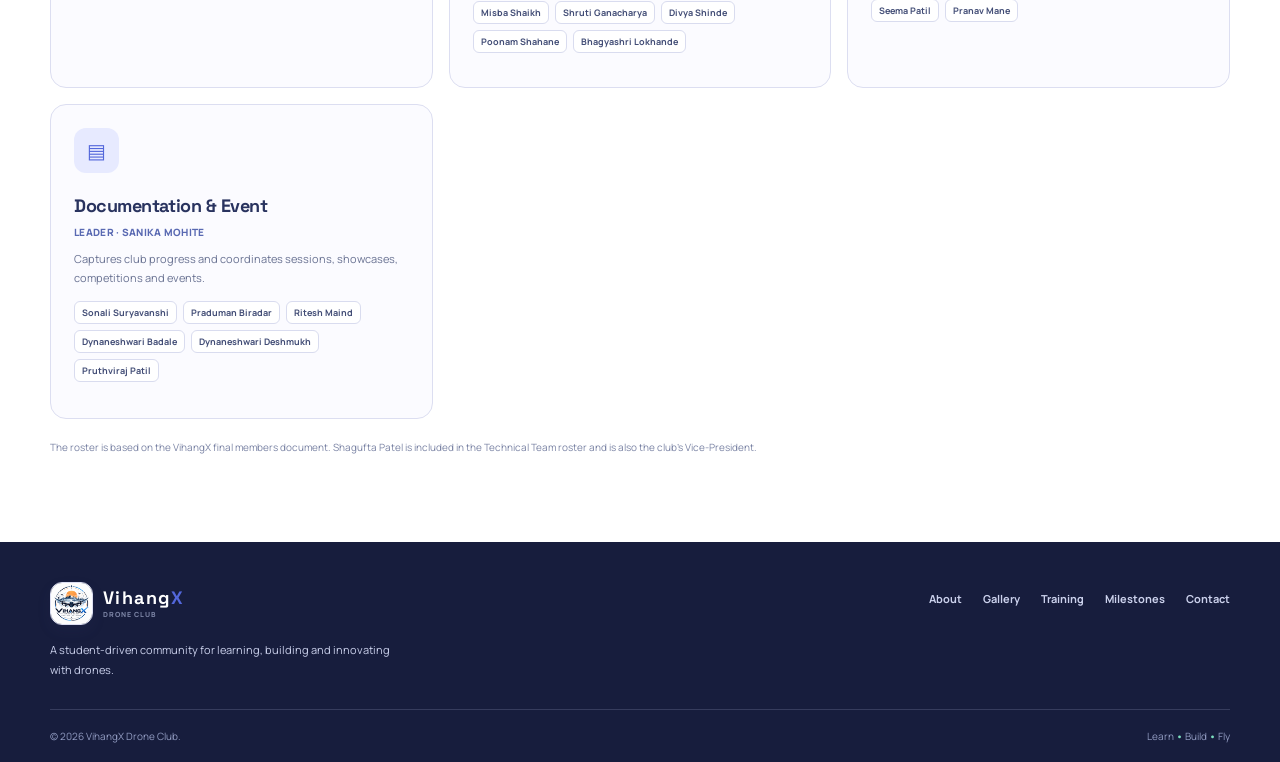
<file: teams.html>
<!doctype html>
<html lang="en">
<head>
  <meta charset="utf-8">
  <meta name="viewport" content="width=device-width,initial-scale=1">
  <meta name="description" content="Meet the VihangX Drone Club leadership, team leaders and team members.">
  <title>Teams | VihangX Drone Club</title>
  <link rel="stylesheet" href="page-styles.css">
</head>
<body>
  <div class="announcement">VihangX Drone Club <b>•</b> Sandipani Technical Campus, Latur</div>
  <header class="site-header">
    <div class="wrap nav">
      <a class="brand" href="index.html"><img src="assets/vihangx-logo.jpg" alt="VihangX Drone Club logo"><span class="brand-title">Vihang<b>X</b><small>DRONE CLUB</small></span></a>
      <nav class="nav-links" aria-label="Main navigation">
        <a href="index.html">Home</a>
        <div class="nav-dropdown"><button class="dropdown-toggle" aria-expanded="false">About <span>⌄</span></button><div class="dropdown-menu"><a href="about.html">About VihangX</a><a href="aim.html">Aim</a><a href="vision.html">Vision</a><a href="mission.html">Mission</a><a href="objectives.html">Objectives</a></div></div>
        <a class="active" href="teams.html">Teams</a><a href="gallery.html">Gallery</a><a href="milestones.html">Milestones</a><a href="training.html">Training</a><a href="contact.html">Contact</a>
      </nav>
      <a class="nav-cta" href="contact.html">Join the club ↗</a>
      <button class="menu-button" aria-label="Open menu" aria-expanded="false"><svg viewBox="0 0 24 24" fill="none"><path d="M4 7h16M4 12h16M4 17h16" stroke="currentColor" stroke-width="2" stroke-linecap="round"/></svg></button>
    </div>
  </header>

  <main>
    <section class="page-hero"><div class="wrap"><span class="eyebrow">Team structure</span><h1>Different disciplines. One flight path.</h1><p>Every group contributes a vital part of the VihangX journey - from aircraft systems and code to research, events and safe flight operations.</p></div></section>
    <section class="section section-white">
      <div class="wrap">
        <div class="section-head"><div><span class="eyebrow" style="color:#087eed">Club leadership</span><h2>Guided by students who build together.</h2></div><p>The President and Vice-President support every team, creating a focused, welcoming and practical culture for club members.</p></div>
        <div class="leadership-grid">
          <article class="leadership-card"><small>PRESIDENT</small><h3>Nikhil Shendge</h3><p>Leading the club’s direction, coordination and student community.</p></article>
          <article class="leadership-card"><small>VICE-PRESIDENT</small><h3>Shagufta Patel</h3><p>Supporting team coordination, member engagement and club operations.</p></article>
        </div>
        <div class="section-head" style="margin-top:52px"><div><span class="eyebrow" style="color:#087eed">Team roster</span><h2>Meet every team and its members.</h2></div><p>Teams are listed with the leadership and members provided in the official VihangX members roster.</p></div>
        <div class="team-grid">
          <article class="team-card"><span class="team-mark">⌁</span><h3>Technical Team</h3><span class="team-lead">LEADER · SOHAM MASHALE</span><a class="team-resume-link" href="assets/resumes/soham-mashale-resume.pdf" target="_blank" rel="noopener">View leader resume <span aria-hidden="true">↗</span></a><p class="team-role">Leads technical planning, system integration, testing and practical drone implementation.</p><ul class="member-list"><li class="key">S. Shagufta Patel</li><li>Shreya Javalekar</li><li>Humaira Shaikh</li><li>Tanvi Valse</li><li>Muskan Bagwan</li><li>Rutvik Gade</li><li>Govind Hake</li></ul></article>
          <article class="team-card"><span class="team-mark">⌘</span><h3>Programming &amp; AI</h3><span class="team-lead">LEADER · PRIYA RATHOUR</span><a class="team-resume-link" href="assets/resumes/priya-rathour-resume.pdf" target="_blank" rel="noopener">View leader resume <span aria-hidden="true">↗</span></a><p class="team-role">Builds software logic, automation, intelligent features and data-driven tools.</p><ul class="member-list"><li>Rutuja Salunke</li><li>Shweta Hangarge</li><li>Sharadha Biradar</li><li>Somnath</li><li>Vaishnavi Palkar</li><li>Guruprasad Potdar</li><li>Sanskruti Menkudale</li><li>Roshani Panchal</li></ul></article>
          <article class="team-card"><span class="team-mark">⌁</span><h3>Electronics Team</h3><span class="team-lead">LEADER · ASMITA HANGARGE</span><a class="team-resume-link" href="assets/resumes/asmita-hangarge-resume.pdf" target="_blank" rel="noopener">View leader resume <span aria-hidden="true">↗</span></a><p class="team-role">Works on power systems, wiring, ESCs, sensors, batteries and hardware reliability.</p><ul class="member-list"><li>Aarti Rasure</li><li>Payal Chaure</li><li>Amruta Patale</li><li>Sneha Sule</li></ul></article>
          <article class="team-card"><span class="team-mark">◈</span><h3>CAD &amp; Design</h3><span class="team-lead">LEADER · MANOJ RAMEGAO</span><p class="team-role">Creates aircraft concepts, CAD models, component layouts and design documentation.</p><ul class="member-list"><li>Krushna</li><li>Pratidnya Gaikwad</li><li>Rajdeep Kumbhar</li></ul></article>
          <article class="team-card"><span class="team-mark">✦</span><h3>Research &amp; Project</h3><span class="team-lead">LEADER · NAZMEEN SHAIKH</span><a class="team-resume-link" href="assets/resumes/nazmeen-shaikh-resume.pdf" target="_blank" rel="noopener">View leader resume <span aria-hidden="true">↗</span></a><p class="team-role">Identifies real-world problems, develops project ideas and drives experimentation.</p><ul class="member-list"><li>Misba Shaikh</li><li>Shruti Ganacharya</li><li>Divya Shinde</li><li>Poonam Shahane</li><li>Bhagyashri Lokhande</li></ul></article>
          <article class="team-card"><span class="team-mark">✓</span><h3>Safety &amp; Compliance</h3><span class="team-lead">LEADER · SANIYA JADHAV</span><p class="team-role">Promotes safe, respectful and responsible practice across all flights and activities.</p><ul class="member-list"><li>Shabana Mujawar</li><li>Bhagyashri Mali</li><li>Janvi Mhetre</li><li>Seema Patil</li><li>Pranav Mane</li></ul></article>
          <article class="team-card"><span class="team-mark">▤</span><h3>Documentation &amp; Event</h3><span class="team-lead">LEADER · SANIKA MOHITE</span><p class="team-role">Captures club progress and coordinates sessions, showcases, competitions and events.</p><ul class="member-list"><li>Sonali Suryavanshi</li><li>Praduman Biradar</li><li>Ritesh Maind</li><li>Dynaneshwari Badale</li><li>Dynaneshwari Deshmukh</li><li>Pruthviraj Patil</li></ul></article>
        </div>
        <p class="roster-note">The roster is based on the VihangX final members document. Shagufta Patel is included in the Technical Team roster and is also the club’s Vice-President.</p>
      </div>
    </section>
  </main>

  <footer><div class="wrap"><div class="footer-top"><div><a class="brand" href="index.html"><img src="assets/vihangx-logo.jpg" alt="VihangX Drone Club logo"><span class="brand-title">Vihang<b>X</b><small>DRONE CLUB</small></span></a><p class="footer-copy">A student-driven community for learning, building and innovating with drones.</p></div><nav class="footer-nav"><a href="about.html">About</a><a href="gallery.html">Gallery</a><a href="training.html">Training</a><a href="milestones.html">Milestones</a><a href="contact.html">Contact</a></nav></div><div class="footer-bottom"><span>© <span id="year"></span> VihangX Drone Club.</span><span>Learn <b>•</b> Build <b>•</b> Fly</span></div></div></footer>
  <script src="site.js?v=5c70bc2"></script>
</body>
</html>
</file>
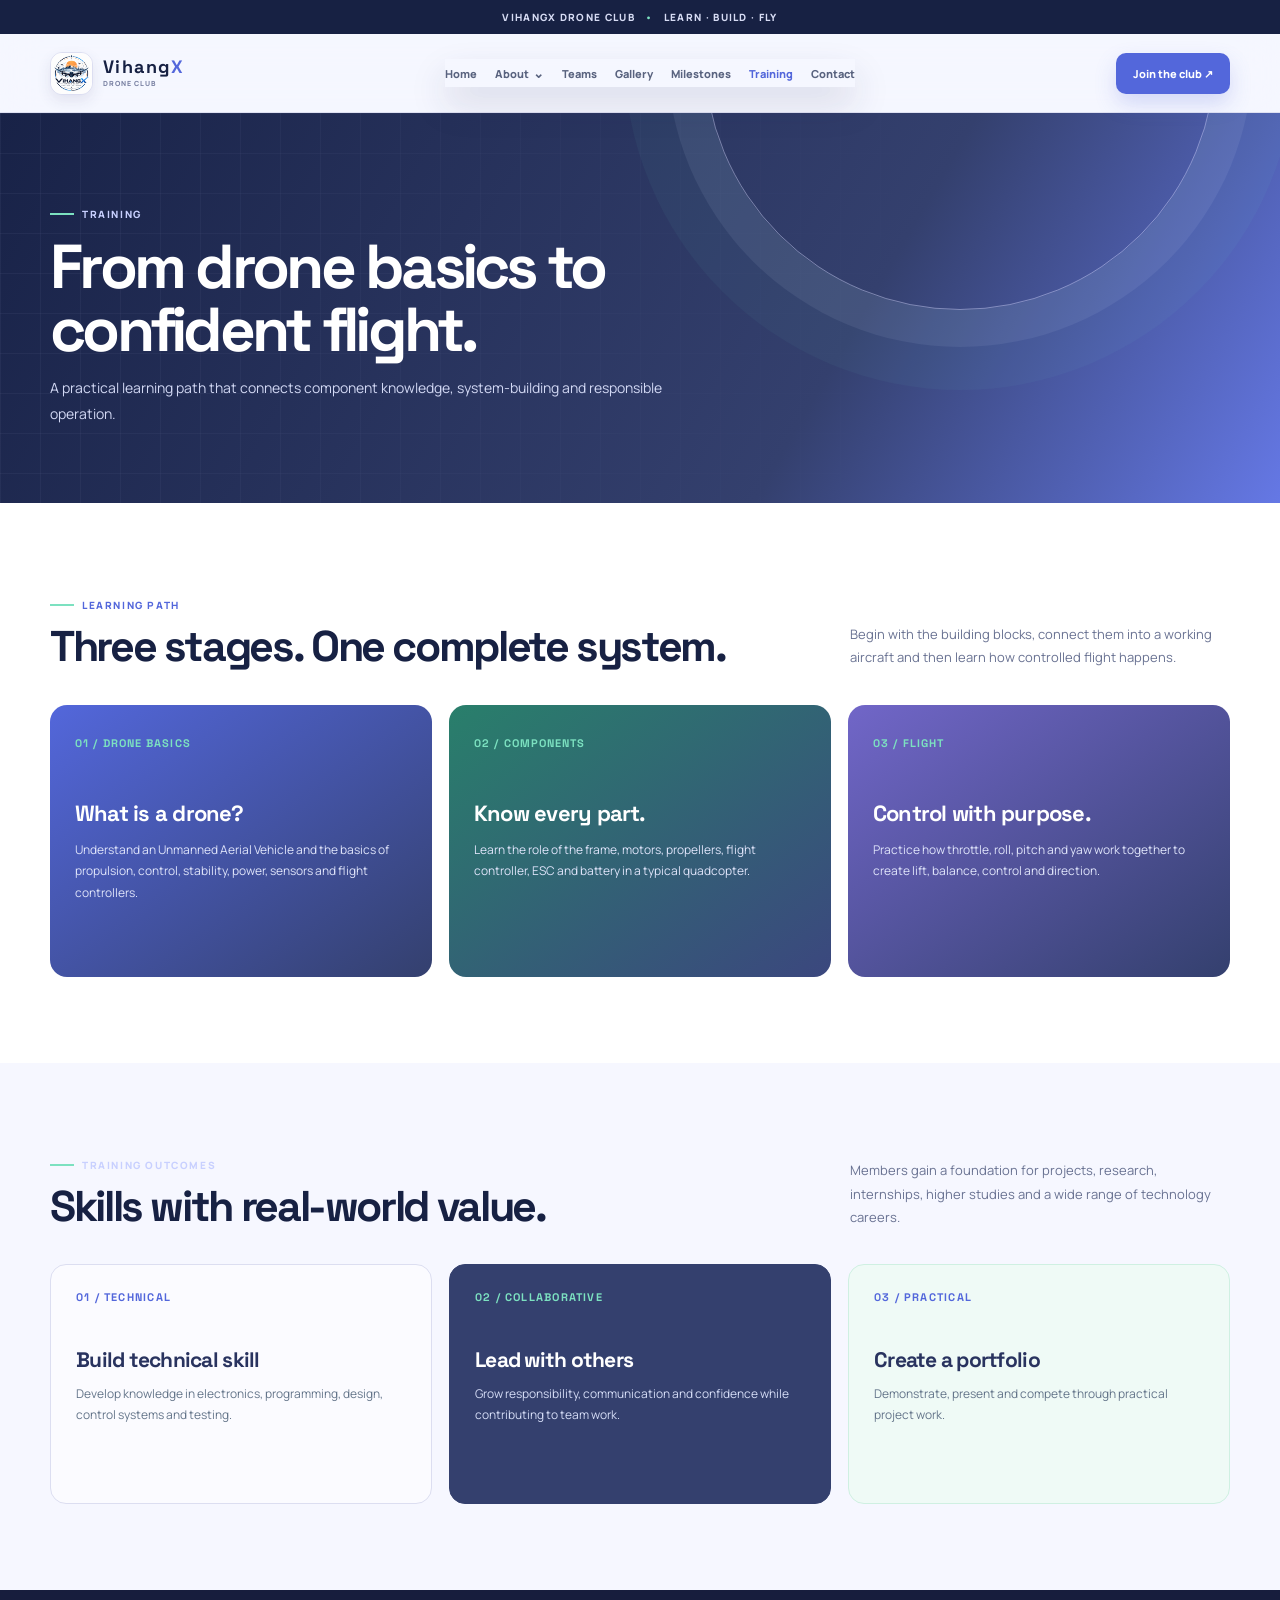
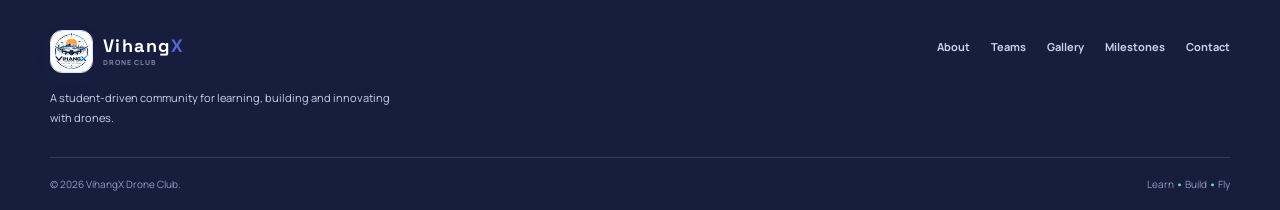
<file: training.html>
<!doctype html>
<html lang="en"><head><meta charset="utf-8"><meta name="viewport" content="width=device-width,initial-scale=1"><meta name="description" content="VihangX Drone Club training and learning paths."><title>Training | VihangX Drone Club</title><link rel="stylesheet" href="page-styles.css"></head>
<body><div class="announcement">VihangX Drone Club <b>•</b> Learn · Build · Fly</div><header class="site-header"><div class="wrap nav"><a class="brand" href="index.html"><img src="assets/vihangx-logo.jpg" alt="VihangX Drone Club logo"><span class="brand-title">Vihang<b>X</b><small>DRONE CLUB</small></span></a><nav class="nav-links" aria-label="Main navigation"><a href="index.html">Home</a><div class="nav-dropdown"><button class="dropdown-toggle" aria-expanded="false">About <span>⌄</span></button><div class="dropdown-menu"><a href="about.html">About VihangX</a><a href="aim.html">Aim</a><a href="vision.html">Vision</a><a href="mission.html">Mission</a><a href="objectives.html">Objectives</a></div></div><a href="teams.html">Teams</a><a href="gallery.html">Gallery</a><a href="milestones.html">Milestones</a><a class="active" href="training.html">Training</a><a href="contact.html">Contact</a></nav><a class="nav-cta" href="contact.html">Join the club ↗</a><button class="menu-button" aria-label="Open menu" aria-expanded="false"><svg viewBox="0 0 24 24" fill="none"><path d="M4 7h16M4 12h16M4 17h16" stroke="currentColor" stroke-width="2" stroke-linecap="round"/></svg></button></div></header>
<main><section class="page-hero"><div class="wrap"><span class="eyebrow">Training</span><h1>From drone basics to confident flight.</h1><p>A practical learning path that connects component knowledge, system-building and responsible operation.</p></div></section><section class="section section-white"><div class="wrap"><div class="section-head"><div><span class="eyebrow" style="color:#087eed">Learning path</span><h2>Three stages. One complete system.</h2></div><p>Begin with the building blocks, connect them into a working aircraft and then learn how controlled flight happens.</p></div><div class="training-grid"><article class="training-card"><span class="index">01 / DRONE BASICS</span><h3>What is a drone?</h3><p>Understand an Unmanned Aerial Vehicle and the basics of propulsion, control, stability, power, sensors and flight controllers.</p></article><article class="training-card"><span class="index">02 / COMPONENTS</span><h3>Know every part.</h3><p>Learn the role of the frame, motors, propellers, flight controller, ESC and battery in a typical quadcopter.</p></article><article class="training-card"><span class="index">03 / FLIGHT</span><h3>Control with purpose.</h3><p>Practice how throttle, roll, pitch and yaw work together to create lift, balance, control and direction.</p></article></div></div></section><section class="section"><div class="wrap"><div class="section-head"><div><span class="eyebrow">Training outcomes</span><h2>Skills with real-world value.</h2></div><p>Members gain a foundation for projects, research, internships, higher studies and a wide range of technology careers.</p></div><div class="info-grid"><article class="info-card"><span class="index">01 / TECHNICAL</span><h3>Build technical skill</h3><p>Develop knowledge in electronics, programming, design, control systems and testing.</p></article><article class="info-card"><span class="index">02 / COLLABORATIVE</span><h3>Lead with others</h3><p>Grow responsibility, communication and confidence while contributing to team work.</p></article><article class="info-card"><span class="index">03 / PRACTICAL</span><h3>Create a portfolio</h3><p>Demonstrate, present and compete through practical project work.</p></article></div></div></section></main><footer><div class="wrap"><div class="footer-top"><div><a class="brand" href="index.html"><img src="assets/vihangx-logo.jpg" alt="VihangX Drone Club logo"><span class="brand-title">Vihang<b>X</b><small>DRONE CLUB</small></span></a><p class="footer-copy">A student-driven community for learning, building and innovating with drones.</p></div><nav class="footer-nav"><a href="about.html">About</a><a href="teams.html">Teams</a><a href="gallery.html">Gallery</a><a href="milestones.html">Milestones</a><a href="contact.html">Contact</a></nav></div><div class="footer-bottom"><span>© <span id="year"></span> VihangX Drone Club.</span><span>Learn <b>•</b> Build <b>•</b> Fly</span></div></div></footer><script src="site.js"></script></body></html>
</file>
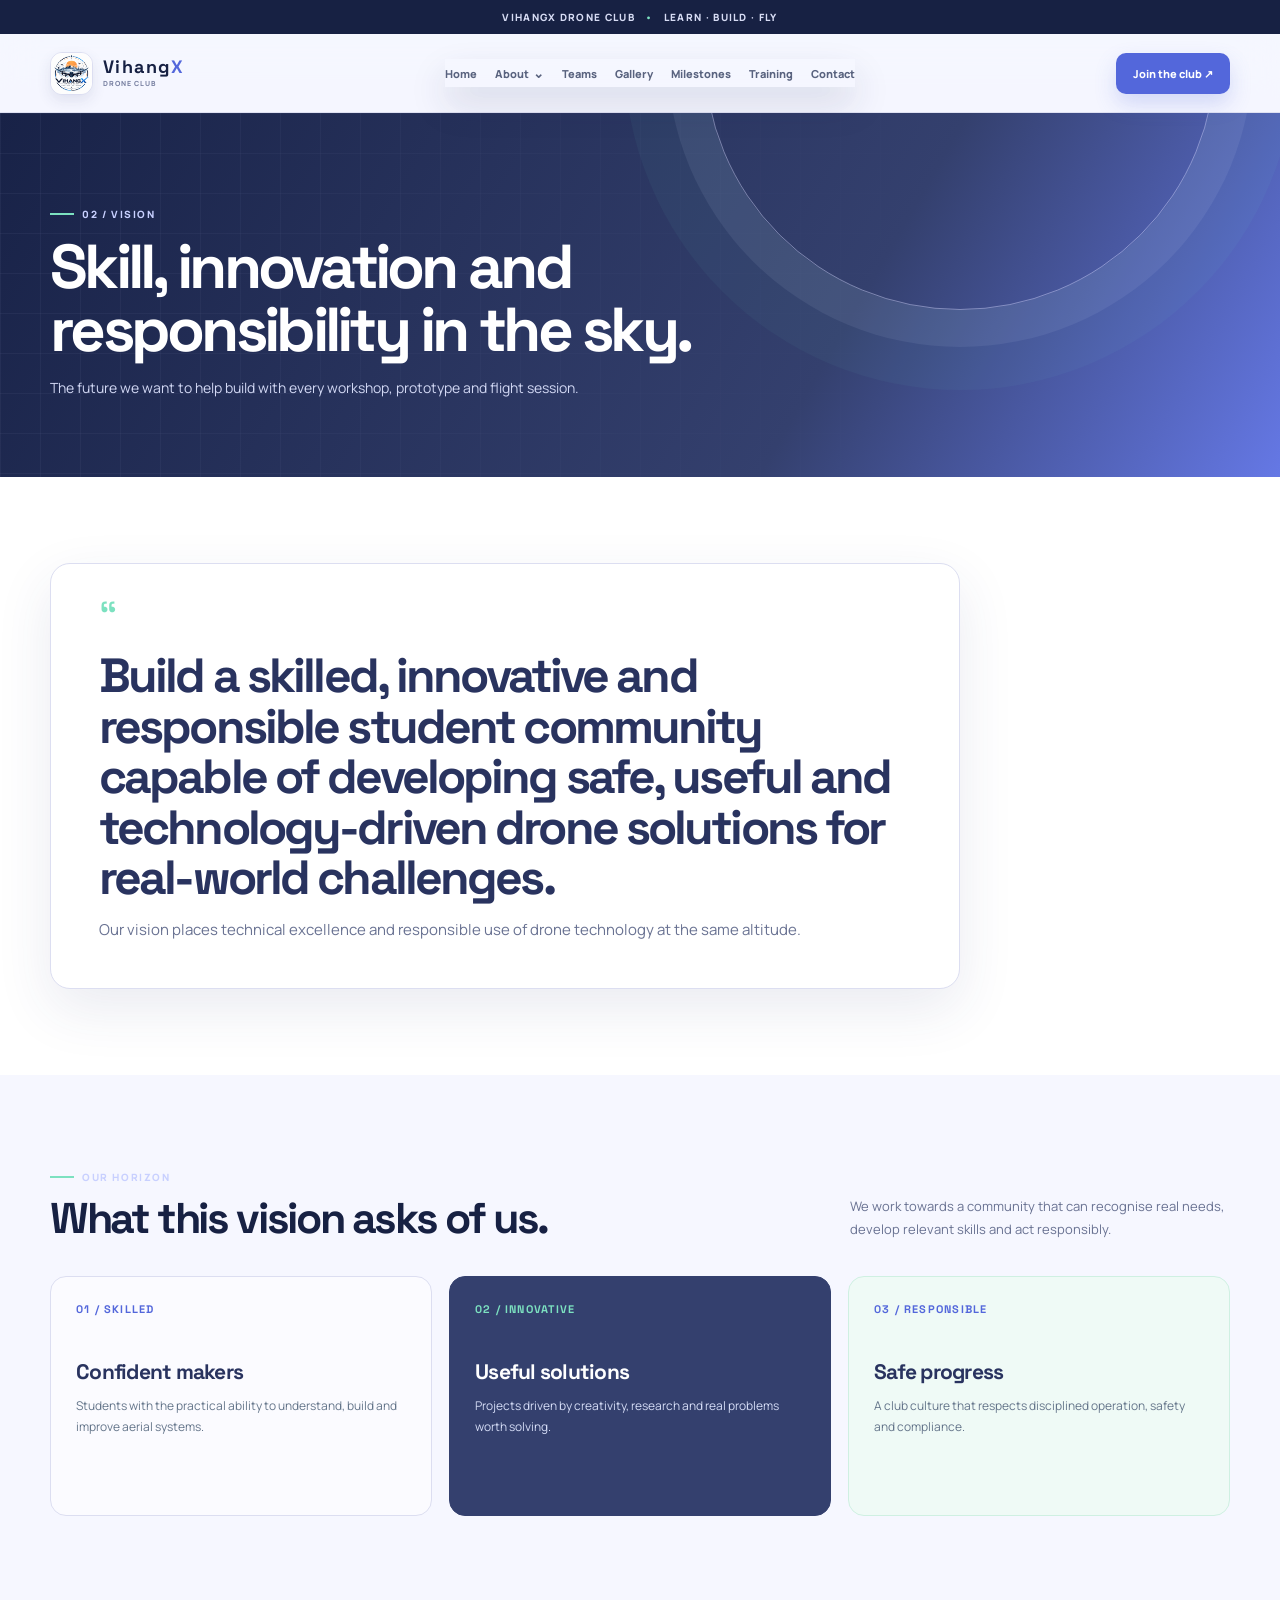
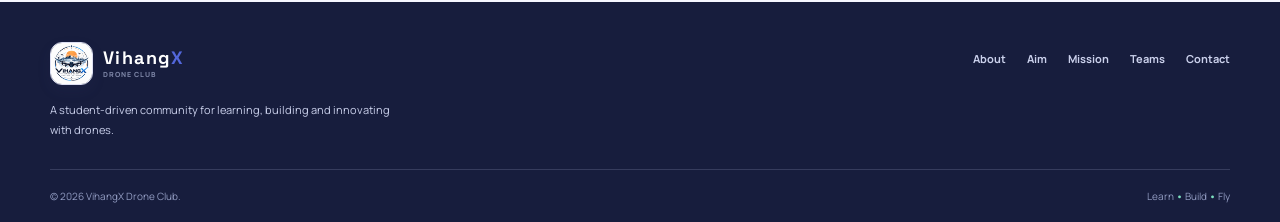
<file: vision.html>
<!doctype html>
<html lang="en"><head><meta charset="utf-8"><meta name="viewport" content="width=device-width,initial-scale=1"><meta name="description" content="The vision of VihangX Drone Club."><title>Vision | VihangX Drone Club</title><link rel="stylesheet" href="page-styles.css"></head>
<body><div class="announcement">VihangX Drone Club <b>•</b> Learn · Build · Fly</div><header class="site-header"><div class="wrap nav"><a class="brand" href="index.html"><img src="assets/vihangx-logo.jpg" alt="VihangX Drone Club logo"><span class="brand-title">Vihang<b>X</b><small>DRONE CLUB</small></span></a><nav class="nav-links" aria-label="Main navigation"><a href="index.html">Home</a><div class="nav-dropdown"><button class="dropdown-toggle" aria-expanded="false">About <span>⌄</span></button><div class="dropdown-menu"><a href="about.html">About VihangX</a><a href="aim.html">Aim</a><a class="active" href="vision.html">Vision</a><a href="mission.html">Mission</a><a href="objectives.html">Objectives</a></div></div><a href="teams.html">Teams</a><a href="gallery.html">Gallery</a><a href="milestones.html">Milestones</a><a href="training.html">Training</a><a href="contact.html">Contact</a></nav><a class="nav-cta" href="contact.html">Join the club ↗</a><button class="menu-button" aria-label="Open menu" aria-expanded="false"><svg viewBox="0 0 24 24" fill="none"><path d="M4 7h16M4 12h16M4 17h16" stroke="currentColor" stroke-width="2" stroke-linecap="round"/></svg></button></div></header>
<main><section class="page-hero"><div class="wrap"><span class="eyebrow">02 / Vision</span><h1>Skill, innovation and responsibility in the sky.</h1><p>The future we want to help build with every workshop, prototype and flight session.</p></div></section><section class="section section-white"><div class="wrap"><article class="statement"><span class="quote-mark">“</span><h2>Build a skilled, innovative and responsible student community capable of developing safe, useful and technology-driven drone solutions for real-world challenges.</h2><p>Our vision places technical excellence and responsible use of drone technology at the same altitude.</p></article></div></section><section class="section"><div class="wrap"><div class="section-head"><div><span class="eyebrow">Our horizon</span><h2>What this vision asks of us.</h2></div><p>We work towards a community that can recognise real needs, develop relevant skills and act responsibly.</p></div><div class="info-grid"><article class="info-card"><span class="index">01 / SKILLED</span><h3>Confident makers</h3><p>Students with the practical ability to understand, build and improve aerial systems.</p></article><article class="info-card"><span class="index">02 / INNOVATIVE</span><h3>Useful solutions</h3><p>Projects driven by creativity, research and real problems worth solving.</p></article><article class="info-card"><span class="index">03 / RESPONSIBLE</span><h3>Safe progress</h3><p>A club culture that respects disciplined operation, safety and compliance.</p></article></div></div></section></main><footer><div class="wrap"><div class="footer-top"><div><a class="brand" href="index.html"><img src="assets/vihangx-logo.jpg" alt="VihangX Drone Club logo"><span class="brand-title">Vihang<b>X</b><small>DRONE CLUB</small></span></a><p class="footer-copy">A student-driven community for learning, building and innovating with drones.</p></div><nav class="footer-nav"><a href="about.html">About</a><a href="aim.html">Aim</a><a href="mission.html">Mission</a><a href="teams.html">Teams</a><a href="contact.html">Contact</a></nav></div><div class="footer-bottom"><span>© <span id="year"></span> VihangX Drone Club.</span><span>Learn <b>•</b> Build <b>•</b> Fly</span></div></div></footer><script src="site.js"></script></body></html>
</file>
<file: page-styles.css>
@import url('https://fonts.googleapis.com/css2?family=Manrope:wght@400;500;600;700;800&family=Space+Grotesk:wght@400;500;600;700&display=swap');

:root { --ink:#06172d; --ink-2:#0b2b54; --blue:#087eed; --blue-soft:#e5f4ff; --orange:#ff8828; --paper:#f5f9fc; --white:#fff; --line:#dbe7f1; --muted:#61758d; --green:#24b77f; --radius:18px; }
* { box-sizing:border-box; }
html { scroll-behavior:smooth; }
body { margin:0; color:var(--ink); background:var(--paper); font-family:Manrope,Arial,sans-serif; }
a { color:inherit; text-decoration:none; }
button { font:inherit; cursor:pointer; }
.wrap { width:min(1180px, calc(100% - 48px)); margin:0 auto; }
.announcement { padding:10px 16px; color:#cbdcf1; background:var(--ink); font-size:10px; font-weight:800; letter-spacing:.13em; text-align:center; text-transform:uppercase; }.announcement b { margin:0 7px; color:var(--orange); }
.site-header { position:sticky; z-index:30; top:0; border-bottom:1px solid rgba(219,231,241,.9); background:rgba(245,249,252,.9); backdrop-filter:blur(18px); }.nav { min-height:78px; display:flex; align-items:center; justify-content:space-between; gap:23px; }.brand { display:flex; align-items:center; min-width:max-content; gap:10px; }.brand img { width:43px; height:43px; border:1px solid #e1eaf3; border-radius:12px; object-fit:cover; background:white; box-shadow:0 6px 14px rgba(4,38,78,.11); }.brand-title { color:var(--ink); font-family:'Space Grotesk',sans-serif; font-size:18px; font-weight:700; letter-spacing:.08em; line-height:.9; }.brand-title b { color:var(--blue); }.brand-title small { display:block; margin-top:6px; color:#71869c; font-family:Manrope,sans-serif; font-size:7px; font-weight:800; letter-spacing:.14em; }
.nav-links { display:flex; align-items:center; gap:18px; color:#466079; font-size:11px; font-weight:800; }.nav-links > a, .dropdown-toggle { border:0; padding:5px 0; color:inherit; background:transparent; font:inherit; font-size:11px; font-weight:800; }.nav-links a:hover, .nav-links a.active, .dropdown-toggle:hover, .dropdown-toggle:focus { color:var(--blue); }.nav-dropdown { position:relative; }.dropdown-toggle { display:inline-flex; align-items:center; gap:4px; }.dropdown-toggle span { font-size:13px; transition:transform .18s ease; }.nav-dropdown.open .dropdown-toggle span { transform:rotate(180deg); }.dropdown-menu { position:absolute; top:calc(100% + 17px); left:-13px; display:grid; min-width:190px; padding:8px; border:1px solid #dce7f1; border-radius:12px; background:#fff; box-shadow:0 17px 36px rgba(3,27,62,.15); opacity:0; pointer-events:none; transform:translateY(-6px); transition:.18s ease; }.nav-dropdown.open .dropdown-menu { opacity:1; pointer-events:auto; transform:translateY(0); }.dropdown-menu a { padding:8px 9px; border-radius:7px; font-size:10px; }.dropdown-menu a:hover, .dropdown-menu a.active { background:#eaf7ff; }.nav-cta, .button { display:inline-flex; align-items:center; justify-content:center; gap:9px; border:1px solid transparent; border-radius:10px; padding:12px 16px; color:white; background:var(--blue); box-shadow:0 10px 21px rgba(8,126,237,.22); font-size:11px; font-weight:800; transition:.2s ease; }.nav-cta:hover, .button:hover { background:#006fd7; transform:translateY(-2px); }.button--light { border-color:#c8d8e7; color:var(--ink); background:white; box-shadow:none; }.button--light:hover { color:var(--blue); background:#eaf6ff; }.menu-button { display:none; border:0; padding:8px; color:var(--ink); background:transparent; }.menu-button svg { width:24px; height:24px; }
.page-hero { position:relative; overflow:hidden; padding:85px 0 76px; color:white; background:linear-gradient(120deg,#061a36,#0b3770 65%,#0e86da); }.page-hero::before { position:absolute; width:510px; height:510px; top:-315px; right:5%; border:1px solid rgba(177,227,255,.44); border-radius:50%; box-shadow:0 0 0 37px rgba(177,227,255,.08),0 0 0 80px rgba(177,227,255,.045); content:''; }.page-hero::after { position:absolute; inset:0; opacity:.26; background-image:linear-gradient(rgba(151,215,255,.2) 1px,transparent 1px),linear-gradient(90deg,rgba(151,215,255,.2) 1px,transparent 1px); background-size:40px 40px; mask-image:linear-gradient(100deg,black,transparent 75%); content:''; }.page-hero .wrap { position:relative; z-index:1; }.eyebrow { display:inline-flex; align-items:center; gap:8px; color:#9fddff; font-size:10px; font-weight:800; letter-spacing:.16em; text-transform:uppercase; }.eyebrow::before { width:24px; height:2px; background:var(--orange); content:''; }.page-hero h1 { max-width:720px; margin:14px 0 14px; font-family:'Space Grotesk',sans-serif; font-size:clamp(39px,5vw,62px); letter-spacing:-.06em; line-height:1.02; }.page-hero p { max-width:635px; margin:0; color:#c7e2f6; font-size:14px; line-height:1.85; }
.section { padding:86px 0; }.section-white { background:white; }.section-head { display:grid; grid-template-columns:1fr 380px; align-items:end; gap:35px; margin-bottom:35px; }.section-head h2 { margin:12px 0 0; color:var(--ink); font-family:'Space Grotesk',sans-serif; font-size:clamp(29px,3.5vw,43px); letter-spacing:-.055em; line-height:1.06; }.section-head p { margin:0; color:var(--muted); font-size:13px; line-height:1.8; }.section-copy { max-width:760px; color:var(--muted); font-size:14px; line-height:1.9; }
.overview { display:grid; grid-template-columns:.92fr 1.08fr; align-items:center; gap:70px; }.logo-stage { position:relative; min-height:365px; display:grid; overflow:hidden; place-items:center; border-radius:22px; background:linear-gradient(145deg,#dff3ff,#bcdef8); }.logo-stage::before { position:absolute; width:265px; height:265px; border:1px solid rgba(9,117,211,.27); border-radius:50%; box-shadow:0 0 0 34px rgba(9,117,211,.07),0 0 0 69px rgba(9,117,211,.04); content:''; }.logo-stage img { position:relative; width:245px; height:245px; border:9px solid rgba(255,255,255,.38); border-radius:50%; object-fit:cover; box-shadow:0 16px 30px rgba(15,76,131,.17); }.badge { position:absolute; bottom:19px; left:19px; padding:10px 13px; border-radius:9px; color:#113d6b; background:rgba(255,255,255,.88); box-shadow:0 8px 18px rgba(11,73,126,.12); font-size:10px; font-weight:800; }.feature-grid { display:grid; grid-template-columns:1fr 1fr; gap:12px; margin-top:24px; }.feature { display:flex; align-items:center; gap:9px; color:#34516e; font-size:12px; font-weight:800; }.feature i { display:grid; width:23px; height:23px; place-items:center; border-radius:6px; color:var(--blue); background:#e3f2ff; font-style:normal; }
.info-grid { display:grid; grid-template-columns:repeat(3,1fr); gap:17px; }.info-card { min-height:240px; padding:25px; border:1px solid #dce8f2; border-radius:16px; background:#fbfdff; }.info-card:nth-child(2) { color:white; background:#0b3970; border-color:#0b3970; }.info-card:nth-child(3) { background:#fff6ea; border-color:#ffe2bb; }.info-card .index { display:block; margin-bottom:42px; color:var(--blue); font-family:'Space Grotesk'; font-size:11px; font-weight:700; letter-spacing:.11em; }.info-card:nth-child(2) .index { color:#9edcff; }.info-card h3 { margin:0 0 10px; color:#0a2c51; font-family:'Space Grotesk'; font-size:21px; letter-spacing:-.035em; }.info-card:nth-child(2) h3 { color:white; }.info-card p { margin:0; color:#64758a; font-size:12px; line-height:1.75; }.info-card:nth-child(2) p { color:#cae0f3; }
.statement { max-width:910px; padding:43px 48px; border:1px solid #d5e6f3; border-radius:20px; background:white; box-shadow:0 20px 55px rgba(9,56,105,.08); }.statement h2 { margin:13px 0; color:#0b2d52; font-family:'Space Grotesk'; font-size:clamp(31px,4vw,48px); letter-spacing:-.06em; line-height:1.05; }.statement p { margin:0; color:var(--muted); font-size:15px; line-height:1.9; }.quote-mark { color:var(--orange); font-family:'Space Grotesk'; font-size:44px; line-height:.5; }
.objective-list { display:grid; grid-template-columns:repeat(3,1fr); gap:13px; margin-top:22px; }.objective { display:flex; gap:11px; align-items:flex-start; min-height:84px; padding:17px; border:1px solid #dce8f2; border-radius:13px; background:#fff; color:#415e7a; font-size:11px; font-weight:700; line-height:1.6; }.objective b { display:grid; flex:0 0 24px; width:24px; height:24px; place-items:center; border-radius:7px; color:var(--blue); background:#e5f4ff; font-family:'Space Grotesk'; font-size:10px; }
.leadership-grid { display:grid; grid-template-columns:1fr 1fr; gap:16px; margin-bottom:30px; }.leadership-card { position:relative; overflow:hidden; min-height:152px; padding:25px 28px; border-radius:16px; color:white; background:linear-gradient(135deg,#0b315f,#087bd5); }.leadership-card:nth-child(2) { background:linear-gradient(135deg,#173f71,#0e987f); }.leadership-card::after { position:absolute; width:165px; height:165px; right:-45px; bottom:-87px; border:1px solid rgba(255,255,255,.4); border-radius:50%; box-shadow:0 0 0 24px rgba(255,255,255,.08); content:''; }.leadership-card small { position:relative; z-index:1; color:#cdeaff; font-size:10px; font-weight:800; letter-spacing:.13em; }.leadership-card h3 { position:relative; z-index:1; margin:9px 0 4px; font-family:'Space Grotesk'; font-size:27px; letter-spacing:-.045em; }.leadership-card p { position:relative; z-index:1; margin:0; color:#d8ebfa; font-size:11px; }.team-grid { display:grid; grid-template-columns:repeat(3,1fr); gap:16px; }.team-card { min-height:315px; padding:23px; border:1px solid #dce7f0; border-radius:16px; background:#fbfdff; transition:.2s ease; }.team-card:hover { box-shadow:0 19px 35px rgba(16,62,106,.11); transform:translateY(-5px); }.team-mark { display:grid; width:45px; height:45px; place-items:center; border-radius:12px; color:var(--blue); background:#e2f3ff; font-size:20px; }.team-card:nth-child(2) .team-mark { color:#df711e; background:#fff0df; }.team-card:nth-child(3) .team-mark { color:#5c50c5; background:#eeebff; }.team-card:nth-child(4) .team-mark { color:#09846d; background:#e1f8f0; }.team-card h3 { margin:21px 0 8px; color:#0b2c52; font-family:'Space Grotesk'; font-size:18px; letter-spacing:-.025em; }.team-lead { display:block; margin-bottom:11px; color:#276697; font-size:10px; font-weight:800; letter-spacing:.03em; }.team-role { margin:0 0 14px; color:#63758a; font-size:11px; line-height:1.65; }.member-list { display:flex; flex-wrap:wrap; gap:6px; margin:0; padding:0; list-style:none; }.member-list li { padding:5px 7px; border:1px solid #dbe8f2; border-radius:6px; color:#415e7a; background:white; font-size:9px; font-weight:700; line-height:1.25; }.member-list li.key { border-color:#9ed9ff; color:#075d9e; background:#eaf7ff; }.roster-note { margin:20px 0 0; color:#6e8399; font-size:10px; line-height:1.7; }
.team-resume-link { display:inline-flex; align-items:center; gap:5px; margin:-3px 0 11px; color:#087eed; font-size:9px; font-weight:800; }.team-resume-link:hover { color:#005db5; text-decoration:underline; text-underline-offset:3px; }.team-resume-link + .team-role { margin-top:0; }
.gallery-grid { display:grid; grid-template-columns:1.2fr .8fr .8fr; grid-template-rows:190px 190px; gap:15px; }.gallery-tile { position:relative; overflow:hidden; display:flex; align-items:end; padding:20px; border-radius:16px; color:white; background:#0c396c; }.gallery-tile::before { position:absolute; inset:0; opacity:.28; background-image:radial-gradient(#bde7ff 1px,transparent 1px); background-size:15px 15px; content:''; }.gallery-tile > * { position:relative; z-index:1; }.gallery-tile h3 { margin:0 0 4px; font-family:'Space Grotesk'; font-size:20px; letter-spacing:-.035em; }.gallery-tile p { margin:0; color:#c5e0f5; font-size:10px; font-weight:700; }.gallery-featured { grid-row:span 2; align-items:center; justify-content:center; padding:0; background:linear-gradient(150deg,#0b2b55,#0d76c8); }.gallery-featured img { width:73%; border-radius:50%; box-shadow:0 0 0 10px rgba(255,255,255,.13),0 20px 34px rgba(0,16,51,.3); }.gallery-label { position:absolute; bottom:20px; left:20px; }.gallery-build { background:linear-gradient(135deg,#ed7c25,#ba3e11); }.gallery-field { background:linear-gradient(135deg,#196c85,#123654); }.gallery-lab { background:linear-gradient(135deg,#6250b5,#293d7e); }.gallery-flight { background:linear-gradient(135deg,#0b875e,#115250); }.orb { position:absolute; width:230px; height:230px; right:-65px; top:-67px; border:1px solid rgba(255,255,255,.5); border-radius:50%; box-shadow:0 0 0 24px rgba(255,255,255,.08),0 0 0 47px rgba(255,255,255,.05); }.gallery-build::after,.gallery-field::after,.gallery-lab::after,.gallery-flight::after { position:absolute; top:27px; right:25px; color:rgba(255,255,255,.84); font-family:'Space Grotesk'; font-size:30px; font-weight:700; content:'✦'; }
.timeline { position:relative; max-width:940px; display:grid; gap:14px; }.timeline::before { position:absolute; top:30px; bottom:30px; left:95px; width:1px; background:#cbddeb; content:''; }.timeline-item { position:relative; display:grid; grid-template-columns:76px 1fr auto; align-items:center; gap:22px; min-height:105px; padding:20px 23px; border:1px solid #dbe7f1; border-radius:14px; background:white; }.timeline-item time { position:relative; z-index:1; color:var(--blue); background:white; font-family:'Space Grotesk'; font-size:12px; font-weight:700; }.timeline-item h3 { margin:0 0 5px; color:#0b2c52; font-size:15px; }.timeline-item p { margin:0; color:var(--muted); font-size:11px; line-height:1.6; }.timeline-item > span { color:#a0b7ca; font-size:20px; }
.training-grid { display:grid; grid-template-columns:repeat(3,1fr); gap:17px; }.training-card { min-height:272px; padding:25px; border-radius:17px; color:white; background:linear-gradient(145deg,#0b4382,#0b2e5e); }.training-card:nth-child(2) { background:linear-gradient(145deg,#0d766c,#103d69); }.training-card:nth-child(3) { background:linear-gradient(145deg,#654bb5,#233c7c); }.training-card .index { color:#9fdfff; font-family:'Space Grotesk'; font-size:11px; font-weight:700; letter-spacing:.1em; }.training-card h3 { margin:47px 0 12px; font-family:'Space Grotesk'; font-size:22px; letter-spacing:-.035em; }.training-card p { margin:0; color:#c5ddf0; font-size:12px; line-height:1.8; }
.contact-grid { display:grid; grid-template-columns:.83fr 1.17fr; gap:24px; }.contact-panel { min-height:360px; padding:32px; border-radius:18px; color:white; background:#092c54; }.contact-panel h2 { margin:13px 0; font-family:'Space Grotesk'; font-size:32px; letter-spacing:-.045em; }.contact-panel p { color:#c0d9ed; font-size:13px; line-height:1.8; }.contact-detail { margin-top:28px; padding-top:19px; border-top:1px solid rgba(191,223,248,.2); color:#b7d3ea; font-size:12px; line-height:1.7; }.contact-detail b { display:block; margin-bottom:4px; color:white; font-size:10px; letter-spacing:.1em; }.contact-form { padding:31px; border:1px solid #dbe7f1; border-radius:18px; background:white; }.contact-form h2 { margin:0 0 8px; color:#0b2c52; font-family:'Space Grotesk'; font-size:29px; letter-spacing:-.04em; }.contact-form p { margin-bottom:21px; color:var(--muted); font-size:12px; }.form-grid { display:grid; gap:12px; }.form-grid input,.form-grid textarea { width:100%; outline:0; padding:12px 13px; border:1px solid #d8e5ef; border-radius:9px; color:var(--ink); background:#fbfdff; font-size:12px; }.form-grid textarea { min-height:91px; resize:vertical; }.form-grid input:focus,.form-grid textarea:focus { border-color:var(--blue); box-shadow:0 0 0 3px rgba(8,126,237,.12); }
footer { color:#b6c9df; background:#04162d; }.footer-top { display:flex; justify-content:space-between; gap:30px; padding:40px 0 29px; border-bottom:1px solid rgba(181,213,245,.17); }.footer-top .brand-title { color:white; }.footer-copy { max-width:350px; margin:15px 0 0; font-size:11px; line-height:1.8; }.footer-nav { display:flex; flex-wrap:wrap; justify-content:end; align-content:start; gap:13px 21px; max-width:370px; padding-top:9px; font-size:11px; font-weight:700; }.footer-nav a:hover { color:#7ed3ff; }.footer-bottom { display:flex; justify-content:space-between; gap:18px; padding:19px 0; color:#7591b1; font-size:10px; }.footer-bottom b { color:#52bcff; }
@media(max-width:1080px){.nav-links{gap:12px;font-size:10px}.nav-cta{padding:10px 12px}.team-grid{grid-template-columns:repeat(3,1fr)}}
@media(max-width:840px){.section-head{grid-template-columns:1fr;gap:13px}.overview,.contact-grid{grid-template-columns:1fr;gap:32px}.info-grid,.training-grid{grid-template-columns:1fr}.objective-list{grid-template-columns:1fr 1fr}.gallery-grid{grid-template-columns:1fr 1fr;grid-template-rows:230px 160px 160px}.gallery-featured{grid-column:span 2;grid-row:auto}.gallery-featured img{width:175px}.team-grid{grid-template-columns:repeat(2,1fr)}}
@media(max-width:730px){.wrap{width:min(100% - 32px,540px)}.nav{min-height:66px}.brand img{width:39px;height:39px}.brand-title{font-size:16px}.nav-links{position:absolute;top:77px;right:16px;left:16px;display:none;padding:10px 16px;border:1px solid #dce7f1;border-radius:13px;background:white;box-shadow:0 17px 36px rgba(3,27,62,.15)}.nav-links.open{display:grid}.nav-links>a,.dropdown-toggle{width:100%;padding:9px 3px;border-bottom:1px solid #edf2f6;text-align:left}.dropdown-toggle{justify-content:space-between}.dropdown-menu{position:static;min-width:0;margin:0;padding:0 0 0 10px;border:0;border-radius:0;box-shadow:none;opacity:1;pointer-events:auto;transform:none}.dropdown-menu a{padding:8px 3px;color:#62809a}.nav-dropdown.open .dropdown-toggle span{transform:none}.nav-cta{display:none}.menu-button{display:block}.page-hero{padding:65px 0 61px}.section{padding:65px 0}.timeline::before{left:77px}.timeline-item{grid-template-columns:58px 1fr auto;gap:12px;padding:16px}.footer-top,.footer-bottom{flex-direction:column}.footer-bottom{gap:7px}.footer-nav{justify-content:start;padding-top:0}}
@media(max-width:430px){.page-hero h1{font-size:40px}.feature-grid,.objective-list,.team-grid,.leadership-grid{grid-template-columns:1fr}.statement{padding:31px 25px}.gallery-grid{grid-template-columns:1fr;grid-template-rows:215px repeat(4,155px)}.gallery-featured{grid-column:auto}.gallery-featured img{width:145px}.timeline::before{display:none}.timeline-item{grid-template-columns:1fr auto}.timeline-item time{grid-column:1/-1}.timeline-item>span{grid-column:2;grid-row:2}.contact-panel,.contact-form{padding:25px}.footer-nav{gap:12px 16px}}

/* Fast, clear interaction feedback across the site. */
a,button,input,textarea{-webkit-tap-highlight-color:transparent;touch-action:manipulation}
a:focus-visible,button:focus-visible,input:focus-visible,textarea:focus-visible{outline:3px solid rgba(8,126,237,.38);outline-offset:3px}
.nav-cta:active,.button:active{transform:translateY(0) scale(.98);box-shadow:0 5px 12px rgba(8,126,237,.2)}
.menu-button:active{transform:scale(.92)}
@media(prefers-reduced-motion:reduce){html{scroll-behavior:auto}.nav-cta,.button,.team-card,.dropdown-menu,.dropdown-toggle span{transition-duration:.01ms!important}}

/* Selected palette: Indigo Mint */
:root{--ink:#172143;--ink-2:#34406e;--blue:#5367db;--blue-soft:#e7eaff;--orange:#7ce1c0;--paper:#f6f7ff;--white:#fff;--line:#dcdef1;--muted:#697292;--green:#7ce1c0}
body{background:var(--paper)}.eyebrow[style]{color:var(--blue)!important}
.announcement{color:#d7dcf4;background:var(--ink)}
.site-header{border-color:rgba(220,222,241,.9);background:rgba(246,247,255,.9)}
.brand img{border-color:#dcdef1;box-shadow:0 6px 14px rgba(51,60,122,.11)}.brand-title small{color:#7b83a4}.nav-links,.dropdown-toggle{color:#59637f}.dropdown-menu{border-color:#dcdef1;box-shadow:0 17px 36px rgba(31,39,89,.15)}.dropdown-menu a:hover,.dropdown-menu a.active{background:#eef0ff}.nav-cta,.button{box-shadow:0 10px 21px rgba(83,103,219,.22)}.nav-cta:hover,.button:hover{background:#4356c6}.button--light{border-color:#d4d7ed}.button--light:hover{background:#eef0ff}
.page-hero{background:linear-gradient(120deg,#182247,#34406e 65%,#6578e5)}.page-hero::before{border-color:rgba(215,220,255,.45);box-shadow:0 0 0 37px rgba(215,220,255,.08),0 0 0 80px rgba(124,225,192,.045)}.page-hero::after{background-image:linear-gradient(rgba(211,218,255,.2) 1px,transparent 1px),linear-gradient(90deg,rgba(211,218,255,.2) 1px,transparent 1px)}.eyebrow{color:#c8d0ff}.eyebrow::before{background:var(--orange)}.page-hero p{color:#d2d8f4}
.section-white{background:#fff}.logo-stage{background:linear-gradient(145deg,#e8e9ff,#cbd2fb)}.logo-stage::before{border-color:rgba(83,103,219,.3);box-shadow:0 0 0 34px rgba(83,103,219,.08),0 0 0 69px rgba(124,225,192,.06)}.logo-stage img{box-shadow:0 16px 30px rgba(64,76,155,.18)}.badge{color:#34406e;box-shadow:0 8px 18px rgba(64,76,155,.12)}.feature{color:#3b466f}.feature i{background:#e7eaff}
.info-card{border-color:#dcdef1;background:#fbfbff}.info-card:nth-child(2){background:#34406e;border-color:#34406e}.info-card:nth-child(3){background:#effaf6;border-color:#cff0e2}.info-card:nth-child(2) .index{color:var(--orange)}.info-card h3{color:#29335f}.info-card:nth-child(2) p{color:#d5dcf6}
.statement{border-color:#dcdef1;box-shadow:0 20px 55px rgba(51,60,122,.1)}.statement h2{color:#29335f}.objective{border-color:#dcdef1;color:#424d76}.objective b{background:#e7eaff}
.leadership-card{background:linear-gradient(135deg,#34406e,#5367db)}.leadership-card:nth-child(2){background:linear-gradient(135deg,#3d4a83,#29836d)}.leadership-card small{color:#dfe4ff}.leadership-card p{color:#e2e6fb}
.team-card{border-color:#dcdef1;background:#fbfbff}.team-card:hover{box-shadow:0 19px 35px rgba(51,60,122,.12)}.team-mark{background:#e7eaff}.team-card:nth-child(2) .team-mark{color:#277e68;background:#def7ee}.team-card:nth-child(3) .team-mark{color:#5367db;background:#eeeaff}.team-card:nth-child(4) .team-mark{color:#277e68;background:#e1f8f0}.team-card h3{color:#29335f}.team-lead{color:#5969b2}.team-role{color:var(--muted)}.member-list li{border-color:#d9dcef;color:#424d76}.member-list li.key{border-color:#adb8ff;color:#4559cd;background:#eef0ff}.roster-note{color:#7a83a4}.team-resume-link{color:var(--blue)}.team-resume-link:hover{color:#4356c6}
.gallery-tile{background:#34406e}.gallery-tile::before{background-image:radial-gradient(#d7dcff 1px,transparent 1px)}.gallery-tile p{color:#e0e4fa}.gallery-featured{background:linear-gradient(150deg,#242d61,#6578e5)}.gallery-build{background:linear-gradient(135deg,#3a9b81,#25705f)}.gallery-field{background:linear-gradient(135deg,#5367db,#34406e)}.gallery-lab{background:linear-gradient(135deg,#7166c8,#3b477e)}.gallery-flight{background:linear-gradient(135deg,#339879,#27614f)}
.timeline::before{background:#cbd0ea}.timeline-item{border-color:#dcdef1}.timeline-item h3{color:#29335f}.timeline-item>span{color:#a8b0cb}.training-card{background:linear-gradient(145deg,#5367db,#34406e)}.training-card:nth-child(2){background:linear-gradient(145deg,#297f6b,#3b477e)}.training-card:nth-child(3){background:linear-gradient(145deg,#7166c8,#34406e)}.training-card .index{color:var(--orange)}.training-card p{color:#dfe4fa}
.contact-panel{background:#242d61}.contact-panel p{color:#d5dcf6}.contact-detail{border-color:rgba(211,218,255,.23);color:#ced6f3}.contact-form{border-color:#dcdef1}.contact-form h2{color:#29335f}.form-grid input,.form-grid textarea{border-color:#d7daf0;background:#fbfbff}.form-grid input:focus,.form-grid textarea:focus{box-shadow:0 0 0 3px rgba(83,103,219,.14)}
footer{color:#cbd1ec;background:#171d3d}.footer-top{border-color:rgba(206,212,247,.17)}.footer-nav a:hover{color:var(--orange)}.footer-bottom{color:#929cc2}.footer-bottom b{color:var(--orange)}.nav-links{border-color:#dcdef1;box-shadow:0 17px 36px rgba(31,39,89,.15)}.nav-links>a,.dropdown-toggle{border-color:#e8e9f5}.dropdown-menu a{color:#697292}
a:focus-visible,button:focus-visible,input:focus-visible,textarea:focus-visible{outline-color:rgba(83,103,219,.4)}.nav-cta:active,.button:active{box-shadow:0 5px 12px rgba(83,103,219,.22)}

/* Training and practice videos */
.video-gallery{display:grid;grid-template-columns:repeat(2,minmax(0,1fr));gap:20px;margin:0 0 30px}.video-card{overflow:hidden;border:1px solid var(--line);border-radius:18px;background:#fbfbff;box-shadow:0 14px 32px rgba(51,60,122,.09)}.video-frame{aspect-ratio:16/9;overflow:hidden;background:linear-gradient(135deg,#242d61,#5367db)}.video-frame video{display:block;width:100%;height:100%;background:#172143;object-fit:cover}.video-copy{padding:19px 20px 21px}.video-copy span{color:var(--blue);font-size:9px;font-weight:800;letter-spacing:.12em}.video-copy h3{margin:7px 0 6px;color:#29335f;font-family:'Space Grotesk',sans-serif;font-size:22px;letter-spacing:-.04em}.video-copy p{margin:0;color:var(--muted);font-size:11px;line-height:1.7}@media(max-width:640px){.video-gallery{grid-template-columns:1fr;gap:16px}.video-copy{padding:17px}.video-copy h3{font-size:20px}}
</file>
